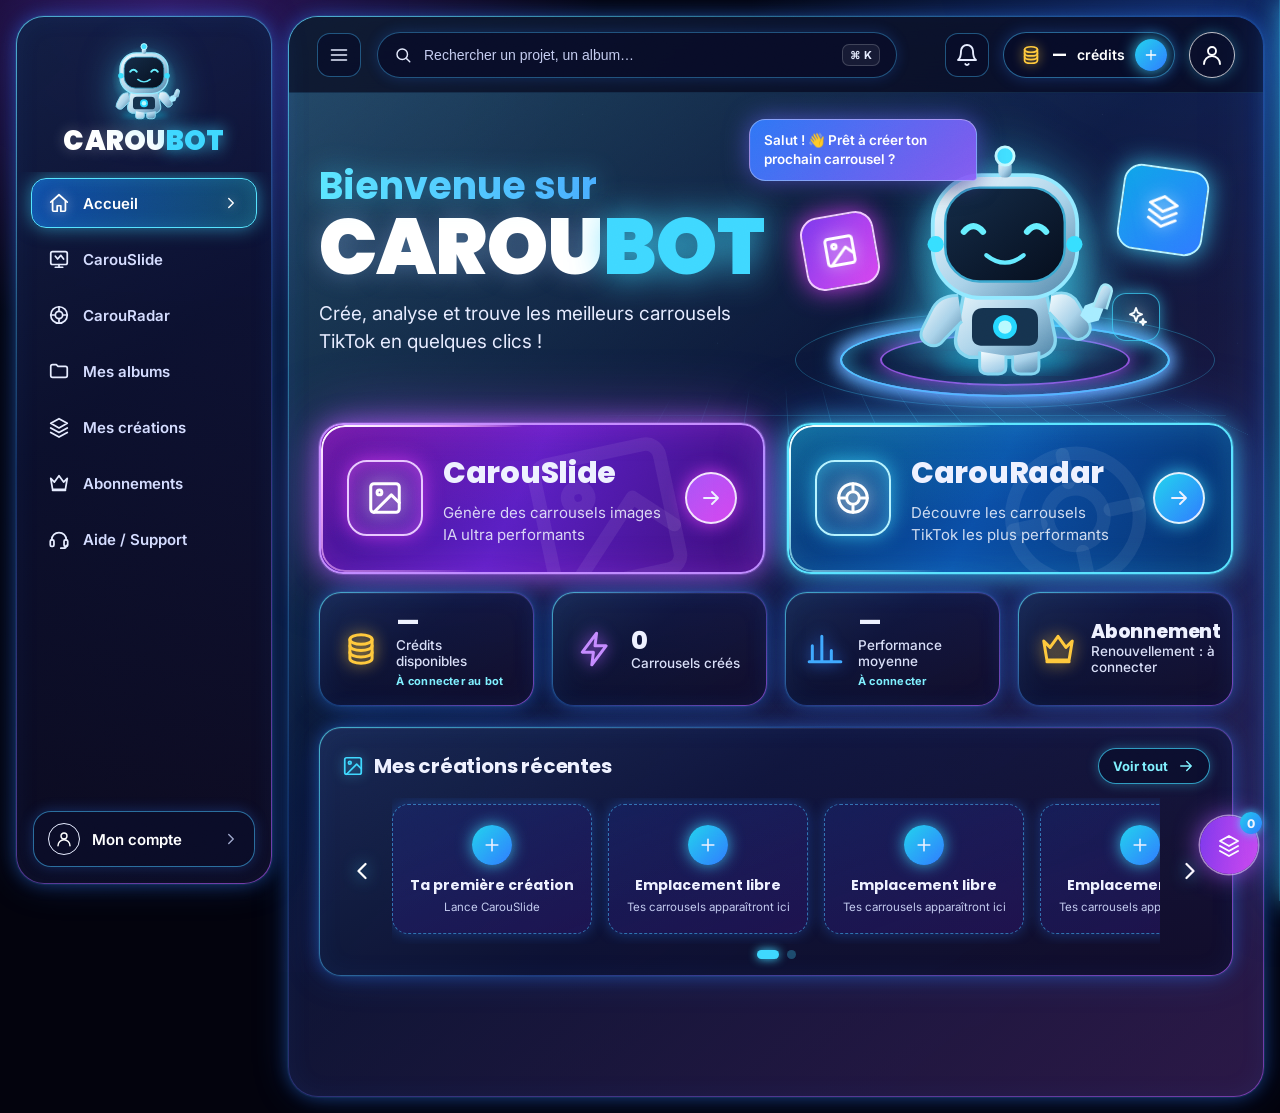
<file: webapp/index.html>
<!doctype html>
<html lang="fr">
<head>
<meta charset="utf-8"/>
<meta name="viewport" content="width=device-width, initial-scale=1, viewport-fit=cover"/>
<title>CAROUBOT</title>
<link rel="preconnect" href="https://fonts.googleapis.com">
<link href="https://fonts.googleapis.com/css2?family=Inter:wght@400;500;600;700;800&display=swap" rel="stylesheet">
<link rel="stylesheet" href="assets/css/design-system.css"/>
<link rel="stylesheet" href="assets/css/app.css"/>
<link rel="stylesheet" href="assets/css/theme-neon.css"/>
<link rel="stylesheet" href="assets/css/motion.css"/>
<link rel="stylesheet" href="assets/css/premium.css"/>
<link rel="stylesheet" href="assets/css/mascot.css"/>
</head>
<body>
<div id="app"></div>

<script>window.CAROUBOT_PAGE = "home"; window.CAROUBOT_CREDITS = null; /* null = non connecté */</script>
<script src="assets/js/config.js"></script>
<script src="assets/js/icons.js"></script>
<script src="assets/js/store.js"></script>
<script src="assets/js/mascot.js"></script>
<script src="assets/js/shell.js"></script>
<script>
(function () {
  const I = window.ICON;
  const el = window.CAROUBOT_SHELL.pageEl;
  const creations = window.CAROUBOT_STORE.getCreations();
  const nb = creations.length;

  el.innerHTML = `
    <!-- Bandeau d'accueil -->
    <section class="welcome-hero">
      <div class="wh-grid" aria-hidden="true"></div>
      <div class="wh-copy">
        <div class="wh-kicker">Bienvenue sur</div>
        <h1 class="wh-title">CAROU<span>BOT</span></h1>
        <p class="wh-sub">Crée, analyse et trouve les meilleurs carrousels TikTok en quelques clics !</p>
        <p class="wh-sub-mobile">Crée, Analyse, Performe</p>
      </div>
      <div class="wh-stage" aria-hidden="true">
        <div class="wh-ring r3"></div><div class="wh-ring wave"></div><div class="wh-ring wave w2"></div><div class="wh-ring r1"></div><div class="wh-ring r2"></div>
        <div class="wh-beam"></div>
        <div class="wh-float f1">${I.image}</div>
        <div class="wh-float f2">${I.layers}</div>
        <div class="wh-float f3">${I.sparkles}</div>
        <img class="wh-robot" src="assets/img/caroubot-mascot.svg" alt="">
      </div>
    </section>

    <!-- Deux grandes cartes -->
    <div class="grid grid-2 hero-row">
      <a href="carouslide.html" class="card hero-card hero-violet">
        <span class="hero-wm">${I.image}</span>
        <div class="hero-ico">${I.image}</div>
        <div class="hero-txt">
          <h2>CarouSlide</h2>
          <p>Génère des carrousels images IA ultra performants</p>
          <span class="hero-short">Générer un carrousel IA</span>
        </div>
        <span class="hero-go">${I.arrowRight}</span>
      </a>
      <a href="carouradar.html" class="card hero-card hero-cyan">
        <span class="hero-wm">${I.radar}</span>
        <div class="hero-ico">${I.radar}</div>
        <div class="hero-txt">
          <h2>CarouRadar</h2>
          <p>Découvre les carrousels TikTok les plus performants</p>
          <span class="hero-short">Découvrir les tops TikTok</span>
        </div>
        <span class="hero-go">${I.arrowRight}</span>
      </a>
    </div>

    <!-- Stat tiles : valeurs réelles ou "à connecter", jamais inventées -->
    <div class="grid grid-4 stat-row">
      <div class="card stat-card">
        <div class="stat-ico amber">${I.coins}</div>
        <div><div class="stat-val mono">—</div><div class="stat-label">Crédits disponibles</div><span class="stat-soon">À connecter au bot</span></div>
      </div>
      <div class="card stat-card">
        <div class="stat-ico violet">${I.bolt}</div>
        <div><div class="stat-val mono">${nb}</div><div class="stat-label">Carrousels créés</div></div>
      </div>
      <div class="card stat-card">
        <div class="stat-ico cyan">${I.chart}</div>
        <div><div class="stat-val mono">—</div><div class="stat-label">Performance moyenne</div><span class="stat-soon">À connecter</span></div>
      </div>
      <div class="card stat-card">
        <div class="stat-ico gold">${I.crown}</div>
        <div><div class="stat-val" style="font-size:19px">Abonnement</div><div class="stat-label">Renouvellement : à connecter</div></div>
      </div>
    </div>

    <!-- Mes créations récentes -->
    <section class="card recent-panel">
      <div class="section-head">
        <h2 class="section-title">${I.image} Mes créations récentes</h2>
        <a href="creations.html" class="btn btn-ghost btn-sm see-all">Voir tout ${I.arrowRight}</a>
      </div>
      <div class="recent-wrap">
        <button class="rc-arrow left" id="carPrev" aria-label="Précédent">${I.chevL}</button>
        <div id="homeCreations" class="hcarousel"></div>
        <button class="rc-arrow right" id="carNext" aria-label="Suivant">${I.chevR}</button>
      </div>
      <div class="rc-dots" id="rcDots"></div>
    </section>
  `;

  const wrap = document.getElementById("homeCreations");
  if (!nb) {
    // Emplacements vides stylés (aucune création fictive)
    wrap.innerHTML = [1,2,3,4].map(i => `
      <a class="rc-card rc-empty" href="carouslide.html">
        <span class="rc-plus">${I.plus}</span>
        <strong>${i===1 ? "Ta première création" : "Emplacement libre"}</strong>
        <small>${i===1 ? "Lance CarouSlide" : "Tes carrousels apparaîtront ici"}</small>
      </a>`).join("");
  } else {
    wrap.innerHTML = creations.slice(0, 12).map(c => `
      <a class="rc-card" href="creations.html">
        <div class="rc-thumb">${I.slide}</div>
        <strong class="rc-title">${c.title}</strong>
        <span class="rc-meta">${I.image} ${c.links ? c.links + " liens" : (c.slides ?? 0) + " slides"}</span>
        ${c.status === "pending_backend" ? `<span class="badge badge-warning rc-state">En attente</span>`
          : c.status === "running" ? `<span class="badge badge-cyan rc-state">${c.progress}%</span>`
          : `<span class="badge badge-success rc-state">Terminé</span>`}
      </a>`).join("");
  }

  // Défilement + points de pagination
  const dots = document.getElementById("rcDots");
  const pages = () => Math.max(1, Math.ceil(wrap.scrollWidth / wrap.clientWidth));
  function drawDots() {
    const n = pages(), cur = Math.round(wrap.scrollLeft / Math.max(1, wrap.clientWidth));
    dots.innerHTML = n > 1 ? Array.from({length:n}, (_, i) => `<span class="${i===cur?'on':''}"></span>`).join("") : `<span class="on"></span>`;
  }
  document.getElementById("carPrev").addEventListener("click", () => wrap.scrollBy({ left: -wrap.clientWidth, behavior: "smooth" }));
  document.getElementById("carNext").addEventListener("click", () => wrap.scrollBy({ left: wrap.clientWidth, behavior: "smooth" }));
  wrap.addEventListener("scroll", () => requestAnimationFrame(drawDots));
  window.addEventListener("resize", drawDots);
  drawDots();
})();
</script>
<script src="assets/js/motion.js"></script>
<script src="assets/js/premium.js"></script>
</body>
</html>
</file>
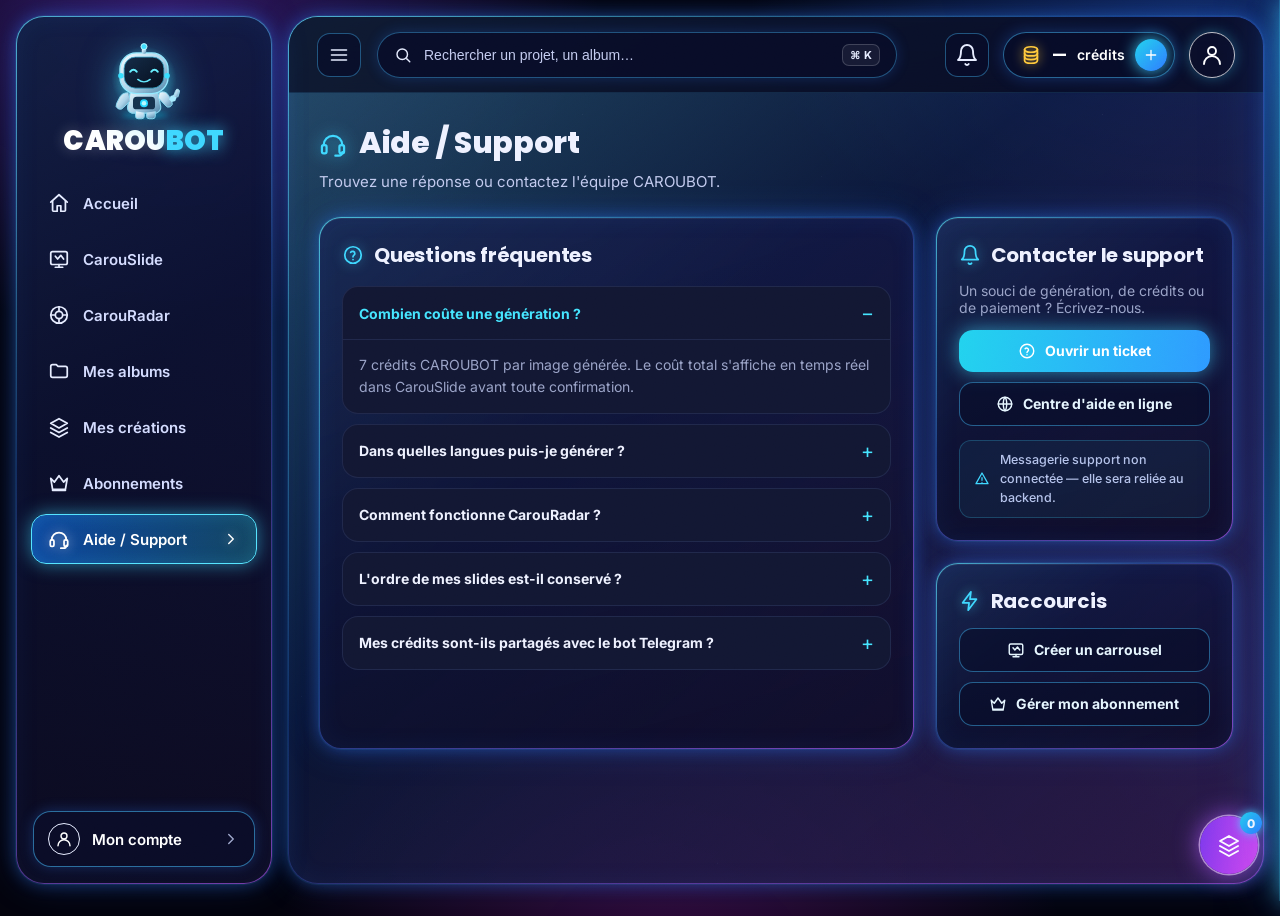
<file: webapp/aide.html>
<!doctype html>
<html lang="fr">
<head>
<meta charset="utf-8"/>
<meta name="viewport" content="width=device-width, initial-scale=1, viewport-fit=cover"/>
<title>CAROUBOT — Aide / Support</title>
<link rel="preconnect" href="https://fonts.googleapis.com">
<link href="https://fonts.googleapis.com/css2?family=Inter:wght@400;500;600;700;800&display=swap" rel="stylesheet">
<link rel="stylesheet" href="assets/css/design-system.css"/>
<link rel="stylesheet" href="assets/css/app.css"/>
<link rel="stylesheet" href="assets/css/theme-neon.css"/>
<link rel="stylesheet" href="assets/css/motion.css"/>
<link rel="stylesheet" href="assets/css/premium.css"/>
</head>
<body>
<div id="app"></div>

<script>window.CAROUBOT_PAGE = "aide"; window.CAROUBOT_CREDITS = null;</script>
<script src="assets/js/config.js"></script>
<script src="assets/js/icons.js"></script>
<script src="assets/js/store.js"></script>
<script src="assets/js/mascot.js"></script>
<script src="assets/js/shell.js"></script>
<script>
(function () {
  const I = window.ICON;
  const el = window.CAROUBOT_SHELL.pageEl;

  const faqs = [
    ["Combien coûte une génération ?", "7 crédits CAROUBOT par image générée. Le coût total s'affiche en temps réel dans CarouSlide avant toute confirmation."],
    ["Dans quelles langues puis-je générer ?", "Français, anglais, espagnol, allemand et italien — sélectionnables dans les paramètres de CarouSlide."],
    ["Comment fonctionne CarouRadar ?", "Le Radar effectue une collecte à la demande (avec un cache partagé) des carrousels TikTok les plus performants. Aucune collecte automatique n'est lancée."],
    ["L'ordre de mes slides est-il conservé ?", "Oui. L'ordre défini dans CarouSlide (par glisser-déposer) est conservé lors de la génération."],
    ["Mes crédits sont-ils partagés avec le bot Telegram ?", "Oui, une fois le backend connecté : le solde est commun à la WebApp et au bot Telegram."],
  ];

  el.innerHTML = `
    <div class="page-head">
      <h1 class="page-title">${I.headset} Aide / Support</h1>
      <p class="page-subtitle">Trouvez une réponse ou contactez l'équipe CAROUBOT.</p>
    </div>

    <div class="grid col-split aide-grid" style="grid-template-columns: 2fr 1fr; gap:22px">
      <div class="card">
        <h2 class="section-title" style="margin-bottom:16px">${I.support} Questions fréquentes</h2>
        <div id="faq" style="display:flex;flex-direction:column;gap:10px"></div>
      </div>
      <div style="display:flex;flex-direction:column;gap:22px">
        <div class="card">
          <h2 class="section-title" style="margin-bottom:12px">${I.bell} Contacter le support</h2>
          <p class="section-sub" style="margin-bottom:14px">Un souci de génération, de crédits ou de paiement ? Écrivez-nous.</p>
          <button class="btn btn-cyan btn-block" id="btnContact" style="margin-bottom:10px">${I.support} Ouvrir un ticket</button>
          <button class="btn btn-ghost btn-block">${I.globe} Centre d'aide en ligne</button>
          <div class="notice" style="margin-top:14px">${I.alert} Messagerie support non connectée — elle sera reliée au backend.</div>
        </div>
        <div class="card">
          <h2 class="section-title" style="margin-bottom:12px">${I.bolt} Raccourcis</h2>
          <div style="display:flex;flex-direction:column;gap:10px">
            <a class="btn btn-ghost btn-block" href="carouslide.html">${I.slide} Créer un carrousel</a>
            <a class="btn btn-ghost btn-block" href="compte.html">${I.crown} Gérer mon abonnement</a>
          </div>
        </div>
      </div>
    </div>
  `;

  document.getElementById("faq").innerHTML = faqs.map(([q, a], i) => `
    <details class="faq-item" ${i===0?"open":""}>
      <summary>${q}</summary>
      <p>${a}</p>
    </details>`).join("");

  document.getElementById("btnContact").addEventListener("click", () =>
    toast("Messagerie support à connecter au backend", "cyan"));
})();
</script>
<script src="assets/js/motion.js"></script>
<script src="assets/js/premium.js"></script>
</body>
</html>
</file>
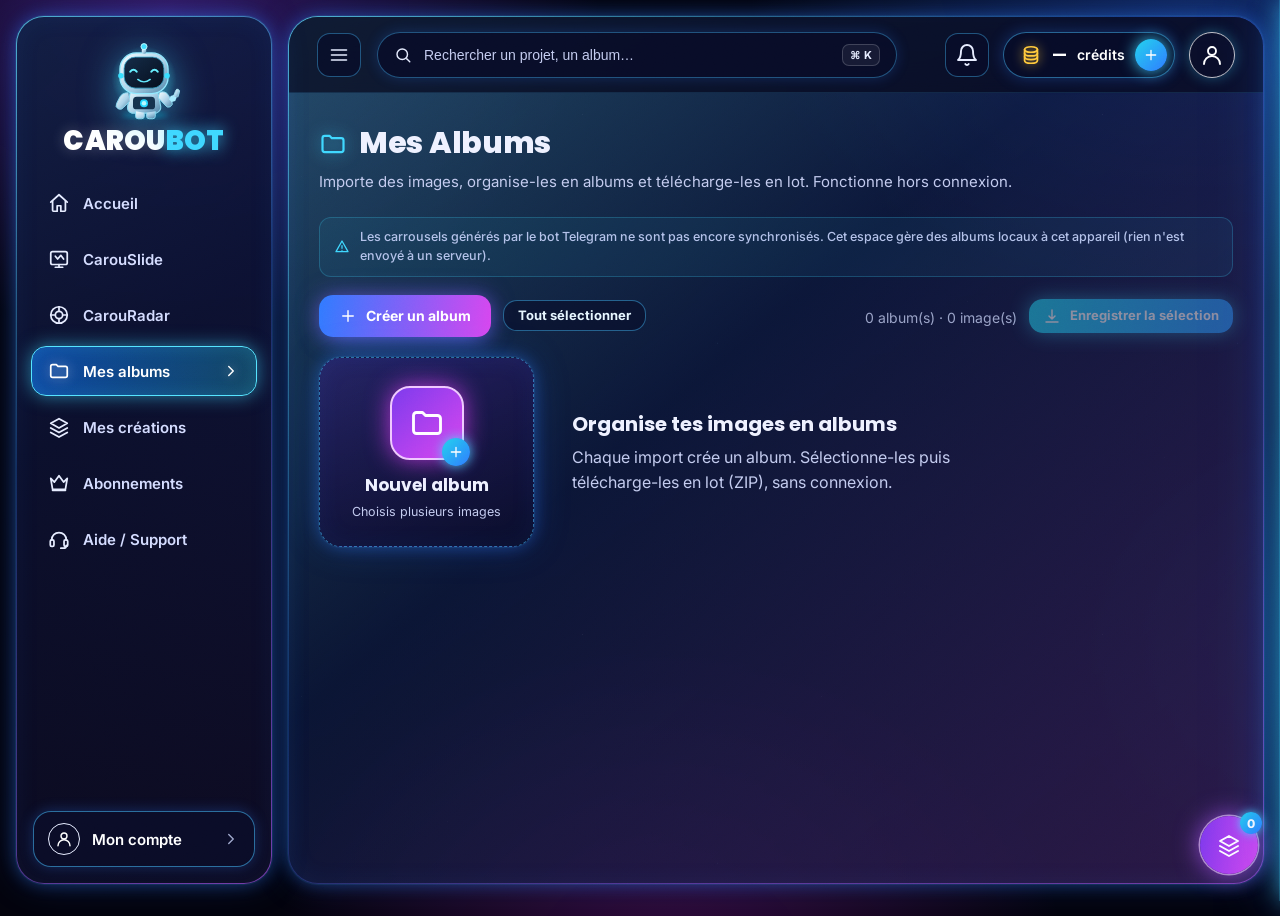
<file: webapp/albums.html>
<!doctype html>
<html lang="fr">
<head>
<meta charset="utf-8"/>
<meta name="viewport" content="width=device-width, initial-scale=1, viewport-fit=cover"/>
<title>CAROUBOT — Mes Albums</title>
<link rel="preconnect" href="https://fonts.googleapis.com">
<link href="https://fonts.googleapis.com/css2?family=Inter:wght@400;500;600;700;800&display=swap" rel="stylesheet">
<link rel="stylesheet" href="assets/css/design-system.css"/>
<link rel="stylesheet" href="assets/css/app.css"/>
<link rel="stylesheet" href="assets/css/theme-neon.css"/>
<link rel="stylesheet" href="assets/css/motion.css"/>
<link rel="stylesheet" href="assets/css/premium.css"/>
</head>
<body>
<div id="app"></div>

<script>window.CAROUBOT_PAGE = "albums"; window.CAROUBOT_CREDITS = null;</script>
<script src="assets/js/config.js"></script>
<script src="assets/js/icons.js"></script>
<script src="assets/js/store.js"></script>
<script src="assets/js/mascot.js"></script>
<script src="assets/js/shell.js"></script>
<script>
(function () {
  const I = window.ICON;
  const el = window.CAROUBOT_SHELL.pageEl;

  /* ------------------------------------------------------------------
     Gestionnaire d'albums LOCAL — fonctionne sans backend.
     Les images importées restent dans le navigateur (aucun envoi serveur).
     Téléchargement : partage natif si dispo, sinon ZIP généré côté client.
     Les carrousels générés par le bot seront synchronisés plus tard.
     ------------------------------------------------------------------ */
  const albums = [];
  const selected = new Set();
  let counter = 0;

  el.innerHTML = `
    <div class="page-head">
      <h1 class="page-title">${I.folder} Mes Albums <span class="badge badge-cyan">Local</span></h1>
      <p class="page-subtitle">Importe des images, organise-les en albums et télécharge-les en lot. Fonctionne hors connexion.</p>
    </div>

    <div class="notice" style="margin-bottom:18px">${I.alert} Les carrousels générés par le bot Telegram ne sont pas encore synchronisés. Cet espace gère des albums locaux à cet appareil (rien n'est envoyé à un serveur).</div>

    <div class="toolbar">
      <label class="btn btn-primary import-label">${I.plus} Créer un album
        <input id="albumUpload" type="file" accept="image/*" multiple hidden>
      </label>
      <button class="btn btn-ghost btn-sm" id="selectAll">Tout sélectionner</button>
      <span class="section-sub" id="selLabel" style="margin-left:auto">0 album sélectionné</span>
      <button class="btn btn-cyan btn-sm" id="saveSel" disabled>${I.download} Enregistrer la sélection</button>
    </div>

    <div id="albumGrid"></div>
  `;

  const grid = document.getElementById("albumGrid");

  document.getElementById("albumUpload").addEventListener("change", e => {
    const files = [...e.target.files].filter(f => f.type.startsWith("image/"));
    if (files.length) {
      const id = ++counter;
      albums.push({ id, files: files.map(file => ({ file, url: URL.createObjectURL(file) })) });
      selected.add(id);
      render();
    }
    e.target.value = "";
  });

  document.getElementById("selectAll").addEventListener("click", () => {
    if (selected.size === albums.length) selected.clear();
    else albums.forEach(a => selected.add(a.id));
    render();
  });
  document.getElementById("saveSel").addEventListener("click", () => saveAlbums([...selected]));

  grid.addEventListener("click", e => {
    const sel = e.target.closest("[data-select]");
    if (sel) { const id = +sel.dataset.select; selected.has(id) ? selected.delete(id) : selected.add(id); render(); }
    const one = e.target.closest("[data-save-one]");
    if (one) saveAlbums([+one.dataset.saveOne]);
  });

  function render() {
    grid.className = albums.length ? "grid grid-4" : "albums-empty";
    grid.innerHTML = albums.length ? albums.map((a, i) => `
      <div class="card album-card ${selected.has(a.id) ? "picked" : ""}">
        <div class="album-cover-mosaic" data-select="${a.id}">
          ${a.files.slice(0, 4).map(f => `<img src="${f.url}" alt="">`).join("")}
          <span class="album-check ${selected.has(a.id) ? "on" : ""}">${selected.has(a.id) ? I.check : ""}</span>
        </div>
        <div class="album-body">
          <div style="display:flex;justify-content:space-between;align-items:center">
            <span class="album-title">Album ${i + 1}</span>
            <span class="album-meta">${a.files.length} image(s)</span>
          </div>
          <div style="display:flex;gap:8px;margin-top:12px">
            <button class="btn btn-ghost btn-sm" data-select="${a.id}" style="flex:1">${selected.has(a.id) ? "Désélectionner" : "Sélectionner"}</button>
            <button class="btn btn-ghost btn-sm" data-save-one="${a.id}">${I.download}</button>
          </div>
        </div>
      </div>`).join("") : `
      <div class="grid grid-4">
        <label for="albumUpload" class="card folder-new">
          <span class="folder-ico">${I.folder}<i>${I.plus}</i></span>
          <strong>Nouvel album</strong>
          <small>Choisis plusieurs images</small>
        </label>
        <div class="folder-hint">
          <strong>Organise tes images en albums</strong>
          <p>Chaque import crée un album. Sélectionne-les puis télécharge-les en lot (ZIP), sans connexion.</p>
        </div>
      </div>`;

    const imgs = [...selected].reduce((n, id) => n + (albums.find(a => a.id === id)?.files.length || 0), 0);
    document.getElementById("selLabel").textContent = `${selected.size} album(s) · ${imgs} image(s)`;
    document.getElementById("saveSel").disabled = !selected.size;
    document.getElementById("selectAll").textContent =
      selected.size === albums.length && albums.length ? "Tout désélectionner" : "Tout sélectionner";
  }

  // ---------- Téléchargement (partage natif, sinon ZIP client) ----------
  function safeName(n) { return n.replace(/[^a-z0-9._-]/gi, "_").slice(0, 100); }
  async function saveAlbums(ids) {
    const chosen = albums.filter(a => ids.includes(a.id));
    const files = chosen.flatMap(a => a.files.map((f, i) =>
      ({ file: f.file, name: `Album_${String(albums.indexOf(a) + 1).padStart(2, "0")}_Slide_${String(i + 1).padStart(2, "0")}_${safeName(f.file.name)}` })));
    if (!files.length) return;
    try {
      if (navigator.canShare && navigator.share && navigator.canShare({ files: files.map(f => f.file) })) {
        await navigator.share({ files: files.map(f => f.file), title: "CAROUBOT — Mes albums" });
        return;
      }
    } catch (e) { if (e.name === "AbortError") return; }
    const zip = await buildZip(files);
    const url = URL.createObjectURL(zip);
    const a = document.createElement("a");
    a.href = url; a.download = "CAROUBOT_albums.zip";
    document.body.appendChild(a); a.click(); a.remove();
    setTimeout(() => URL.revokeObjectURL(url), 60000);
    toast("Téléchargement du ZIP lancé", "cyan");
  }

  // Écrivain ZIP minimal (méthode STORE), sans dépendance externe.
  const crcTable = (() => { let t = []; for (let n = 0; n < 256; n++) { let c = n; for (let j = 0; j < 8; j++) c = c & 1 ? 0xEDB88320 ^ (c >>> 1) : c >>> 1; t.push(c >>> 0); } return t; })();
  function crc32(b) { let c = 0xffffffff; for (let i = 0; i < b.length; i++) c = crcTable[(c ^ b[i]) & 255] ^ (c >>> 8); return (c ^ 0xffffffff) >>> 0; }
  const u16 = (d, o, v) => d.setUint16(o, v, true), u32 = (d, o, v) => d.setUint32(o, v, true);
  async function buildZip(items) {
    const enc = new TextEncoder(), parts = [], central = []; let offset = 0;
    for (const item of items) {
      const name = enc.encode(item.name), data = new Uint8Array(await item.file.arrayBuffer()), crc = crc32(data);
      const h = new Uint8Array(30 + name.length), d = new DataView(h.buffer);
      u32(d, 0, 0x04034b50); u16(d, 4, 20); u16(d, 6, 0x800); u16(d, 8, 0); u32(d, 14, crc); u32(d, 18, data.length); u32(d, 22, data.length); u16(d, 26, name.length); h.set(name, 30);
      parts.push(h, data);
      const c = new Uint8Array(46 + name.length), v = new DataView(c.buffer);
      u32(v, 0, 0x02014b50); u16(v, 4, 20); u16(v, 6, 20); u16(v, 8, 0x800); u16(v, 10, 0); u32(v, 16, crc); u32(v, 20, data.length); u32(v, 24, data.length); u16(v, 28, name.length); u32(v, 42, offset); c.set(name, 46);
      central.push(c); offset += h.length + data.length;
    }
    const centralSize = central.reduce((n, c) => n + c.length, 0), end = new Uint8Array(22), e = new DataView(end.buffer);
    u32(e, 0, 0x06054b50); u16(e, 8, items.length); u16(e, 10, items.length); u32(e, 12, centralSize); u32(e, 16, offset);
    return new Blob([...parts, ...central, end], { type: "application/zip" });
  }

  render();
})();
</script>
<script src="assets/js/motion.js"></script>
<script src="assets/js/premium.js"></script>
</body>
</html>
</file>
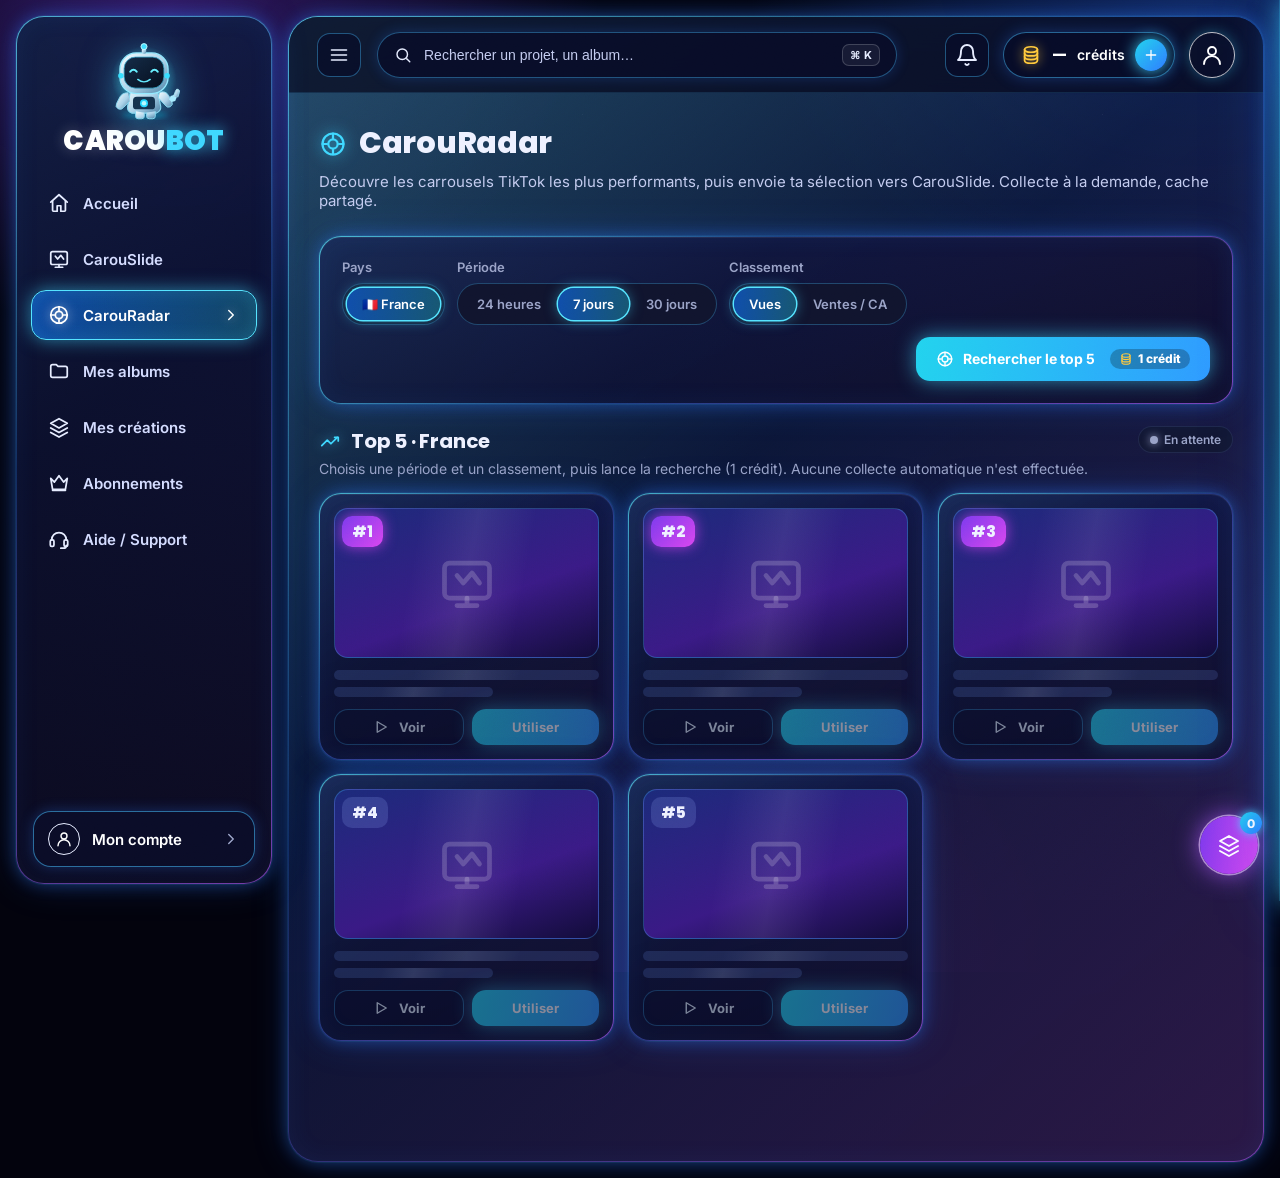
<file: webapp/carouradar.html>
<!doctype html>
<html lang="fr">
<head>
<meta charset="utf-8"/>
<meta name="viewport" content="width=device-width, initial-scale=1, viewport-fit=cover"/>
<title>CAROUBOT — CarouRadar</title>
<link rel="preconnect" href="https://fonts.googleapis.com">
<link href="https://fonts.googleapis.com/css2?family=Inter:wght@400;500;600;700;800&display=swap" rel="stylesheet">
<link rel="stylesheet" href="assets/css/design-system.css"/>
<link rel="stylesheet" href="assets/css/app.css"/>
<link rel="stylesheet" href="assets/css/theme-neon.css"/>
<link rel="stylesheet" href="assets/css/motion.css"/>
<link rel="stylesheet" href="assets/css/premium.css"/>
</head>
<body>
<div id="app"></div>

<script>window.CAROUBOT_PAGE = "carouradar"; window.CAROUBOT_CREDITS = null;</script>
<script src="assets/js/config.js"></script>
<script src="assets/js/icons.js"></script>
<script src="assets/js/store.js"></script>
<script src="assets/js/mascot.js"></script>
<script src="assets/js/shell.js"></script>
<script>
(function () {
  const I = window.ICON;
  const CFG = window.CAROUBOT_CONFIG;
  const R = CFG.radar;
  const el = window.CAROUBOT_SHELL.pageEl;
  const esc = v => String(v ?? "").replace(/[&<>"']/g, c => ({ "&": "&amp;", "<": "&lt;", ">": "&gt;", '"': "&quot;", "'": "&#39;" }[c]));
  const fmt = n => (n == null ? "—" : Number(n).toLocaleString("fr-FR"));
  const short = n => n == null ? "—" : n >= 1e6 ? (n / 1e6).toFixed(1).replace(".", ",") + " M" : n >= 1e3 ? Math.round(n / 1e3) + " K" : String(n);

  // level : 0 = pas encore de recherche, 5 = top 5 affiché, 10 = top 10 affiché
  const state = { country: "FR", period: "7d", sort: "views", level: 0, results: [], selected: new Set(), offline: false, busy: false };
  const label = (list, code) => (R[list].find(x => x.code === code) || {}).label;

  el.innerHTML = `
    <div class="page-head">
      <h1 class="page-title">${I.radar} CarouRadar</h1>
      <p class="page-subtitle">Découvre les carrousels TikTok les plus performants, puis envoie ta sélection vers CarouSlide. Collecte à la demande, cache partagé.</p>
    </div>

    <div class="card radar-filters-card">
      <div class="toolbar" style="margin-bottom:0">
        <div>
          <label class="field-label">Pays</label>
          <div class="seg" id="segCountry">${R.countries.map(c => `<button data-v="${c.code}" class="${c.code === state.country ? "active" : ""}">${c.flag} ${c.label}</button>`).join("")}</div>
        </div>
        <div>
          <label class="field-label">Période</label>
          <div class="seg" id="segPeriod">${R.periods.map(p => `<button data-v="${p.code}" class="${p.code === state.period ? "active" : ""}">${p.label}</button>`).join("")}</div>
        </div>
        <div>
          <label class="field-label">Classement</label>
          <div class="seg" id="segSort">${R.sorts.map(x => `<button data-v="${x.code}" class="${x.code === state.sort ? "active" : ""}">${x.label}</button>`).join("")}</div>
        </div>
        <div class="radar-cta">
          <button class="btn btn-cyan" id="btnSearch">${I.radar} Rechercher le top 5 <span class="cost-chip">${I.coins} ${R.creditsTop5} crédit</span></button>
        </div>
      </div>
    </div>

    <div id="radarResults"></div>
    <div id="radarMore"></div>
    <div id="radarActionBar"></div>
  `;

  // ---------- Filtres : un changement demande une nouvelle recherche ----------
  [["segCountry", "country"], ["segPeriod", "period"], ["segSort", "sort"]].forEach(([id, key]) => {
    document.getElementById(id).addEventListener("click", e => {
      const b = e.target.closest("button"); if (!b || state[key] === b.dataset.v) return;
      state[key] = b.dataset.v;
      document.querySelectorAll(`#${id} button`).forEach(x => x.classList.toggle("active", x === b));
      if (state.level) { state.level = 0; state.results = []; state.selected.clear(); state.offline = false; render(); toast("Filtres modifiés : relance la recherche", "cyan"); }
      else render();
    });
  });

  document.getElementById("btnSearch").addEventListener("click", async () => {
    const ok = await confirmCost({
      title: "Rechercher le top 5",
      lines: [`${label("countries", state.country)} · ${label("periods", state.period)} · classement par ${label("sorts", state.sort).toLowerCase()}`,
              "Tu pourras ensuite afficher le top 10 pour 1 crédit de plus."],
      cost: R.creditsTop5, confirmLabel: "Lancer la recherche",
      note: CFG.backendConnected ? "" : "Service non connecté : aucune recherche ne sera lancée et aucun crédit ne sera débité.",
    });
    if (ok) search(5);
  });

  async function search(limit) {
    if (state.busy) return;
    state.busy = true; render();
    try {
      if (!CFG.backendConnected) { state.offline = true; state.level = limit; state.results = []; return; }
      // Le débit du crédit est fait côté serveur, qui renvoie le classement (cache partagé).
      const res = await fetch(CFG.api.radarSearch, {
        method: "POST", headers: { "Content-Type": "application/json" },
        body: JSON.stringify({ country: state.country, period: state.period, sort: state.sort, limit }),
      });
      if (!res.ok) throw new Error("HTTP " + res.status);
      const data = await res.json();
      state.results = (Array.isArray(data) ? data : data.items || []).slice(0, limit);
      state.level = limit; state.offline = false;
    } catch (e) {
      toast("La recherche a échoué : " + esc(e.message || e), "violet");
    } finally { state.busy = false; render(); }
  }

  // ---------- Rendu ----------
  function skeleton(n, from) {
    return `<div class="card rk-card skel"><span class="rk-rank ${n <= 3 ? "" : "dim"}">#${n}</span><div class="rk-thumb">${I.slide}</div>
      <div class="rk-lines"><i></i><i></i></div>
      <div class="rk-actions"><span class="btn btn-ghost btn-sm" aria-disabled="true">${I.play} Voir</span><span class="btn btn-cyan btn-sm" aria-disabled="true">Utiliser</span></div></div>`;
  }
  function resultCard(r, n) {
    const sel = state.selected.has(r.id);
    return `<div class="card rk-card ${sel ? "picked" : ""}" data-id="${esc(r.id)}">
      <span class="rk-rank">#${n}</span>
      <span class="ck rk-ck ${sel ? "checked" : ""}" data-ck="${esc(r.id)}" role="checkbox" aria-checked="${sel}" aria-label="Sélectionner">${I.check}</span>
      <div class="rk-thumb">${r.cover ? `<img src="${esc(r.cover)}" alt="">` : I.slide}</div>
      <div class="rk-title">${esc(r.title || "Carrousel TikTok")}</div>
      <div class="rk-author">${esc(r.author || "")}</div>
      <div class="rk-stats"><span>${I.eye} ${short(r.views)} vues</span><span>${I.cart} ${short(r.sales)} ventes</span></div>
      ${r.revenue != null ? `<div class="rk-rev">CA estimé ${fmt(r.revenue)} ${CFG.pricing.currencySymbol}</div>` : ""}
      <div class="rk-actions">
        ${r.url ? `<a class="btn btn-ghost btn-sm" href="${esc(r.url)}" target="_blank" rel="noopener">${I.play} Voir</a>` : `<span class="btn btn-ghost btn-sm" aria-disabled="true">${I.play} Voir</span>`}
        <button class="btn btn-cyan btn-sm" data-use="${esc(r.id)}">Utiliser</button>
      </div></div>`;
  }

  function render() {
    const wrap = document.getElementById("radarResults"), more = document.getElementById("radarMore");
    const btn = document.getElementById("btnSearch");
    btn.disabled = state.busy;
    btn.innerHTML = state.busy ? `${I.clock} Recherche…` : state.level
      ? `${I.radar} Nouvelle recherche <span class="cost-chip">${I.coins} ${R.creditsTop5} crédit</span>`
      : `${I.radar} Rechercher le top 5 <span class="cost-chip">${I.coins} ${R.creditsTop5} crédit</span>`;

    const n = state.level || 5;
    const title = state.level ? `Top ${state.level}` : "Top 5";
    const sub = !state.level
      ? "Choisis une période et un classement, puis lance la recherche (1 crédit). Aucune collecte automatique n'est effectuée."
      : state.offline
      ? "Service CarouRadar non connecté : aucune recherche réelle, aucun crédit débité, aucun résultat inventé."
      : `${label("countries", state.country)} · ${label("periods", state.period)} · ${label("sorts", state.sort)}`;
    const head = `<div class="radar-skel-head"><div><h3 class="section-title">${I.trending} ${title} · ${label("countries", state.country)}</h3><p class="section-sub">${sub}</p></div>
      ${state.offline || !state.level ? `<span class="badge ${state.offline ? "badge-warning" : ""}"><span class="dot"></span>${state.offline ? "Non connecté" : "En attente"}</span>` : `<span class="badge badge-success"><span class="dot"></span>${state.results.length} résultat(s)</span>`}</div>`;

    const cards = state.results.length
      ? state.results.map((r, i) => resultCard(r, i + 1)).join("")
      : Array.from({ length: n }, (_, i) => skeleton(i + 1)).join("");
    wrap.innerHTML = head + `<div class="radar-grid">${cards}</div>`;

    // Bouton top 10
    more.innerHTML = state.level === 5 ? `
      <div class="radar-more">
        <button class="btn btn-primary" id="btnTop10">${I.plus} Afficher le top 10 <span class="cost-chip">${I.coins} +${R.creditsTop10} crédit</span></button>
        <p class="section-sub">Ajoute les positions 6 à 10 au classement actuel.</p>
      </div>` : state.level === 10 ? `<p class="radar-done">${I.checkCircle} Top 10 complet pour ces filtres.</p>` : "";
    document.getElementById("btnTop10")?.addEventListener("click", async () => {
      const ok = await confirmCost({
        title: "Afficher le top 10",
        lines: ["Les positions 6 à 10 s'ajoutent au classement affiché."],
        cost: R.creditsTop10, confirmLabel: "Afficher le top 10",
        note: CFG.backendConnected ? "" : "Service non connecté : aucun crédit ne sera débité.",
      });
      if (ok) search(10);
    });

    wrap.querySelectorAll("[data-ck]").forEach(c => c.addEventListener("click", e => { e.stopPropagation(); toggle(c.dataset.ck); }));
    wrap.querySelectorAll("[data-use]").forEach(b => b.addEventListener("click", () => transfer(state.results.filter(r => String(r.id) === b.dataset.use))));
    renderBar();
  }

  function toggle(id) { state.selected.has(id) ? state.selected.delete(id) : state.selected.add(id); render(); }

  function renderBar() {
    const bar = document.getElementById("radarActionBar");
    if (!state.selected.size) { bar.innerHTML = ""; return; }
    bar.innerHTML = `<div class="action-bar"><span class="count">${state.selected.size}</span><span>carrousel(s) sélectionné(s)</span>
      <div style="margin-left:auto;display:flex;gap:10px;flex-wrap:wrap">
        <button class="btn btn-ghost btn-sm" id="barClear">Désélectionner</button>
        <button class="btn btn-primary btn-sm" id="barTransfer">${I.arrowRight} Envoyer vers CarouSlide</button>
      </div></div>`;
    document.getElementById("barClear").addEventListener("click", () => { state.selected.clear(); render(); });
    document.getElementById("barTransfer").addEventListener("click", () => transfer(state.results.filter(r => state.selected.has(String(r.id)))));
  }

  // Les liens partent dans la génération massive de CarouSlide (dans l'ordre du classement)
  function transfer(items) {
    if (!items.length) return;
    window.CAROUBOT_STORE.setTransfer(items.map(r => ({ id: r.id, title: r.title, url: r.url })));
    location.href = "carouslide.html";
  }

  render();
})();
</script>
<script src="assets/js/motion.js"></script>
<script src="assets/js/premium.js"></script>
</body>
</html>
</file>
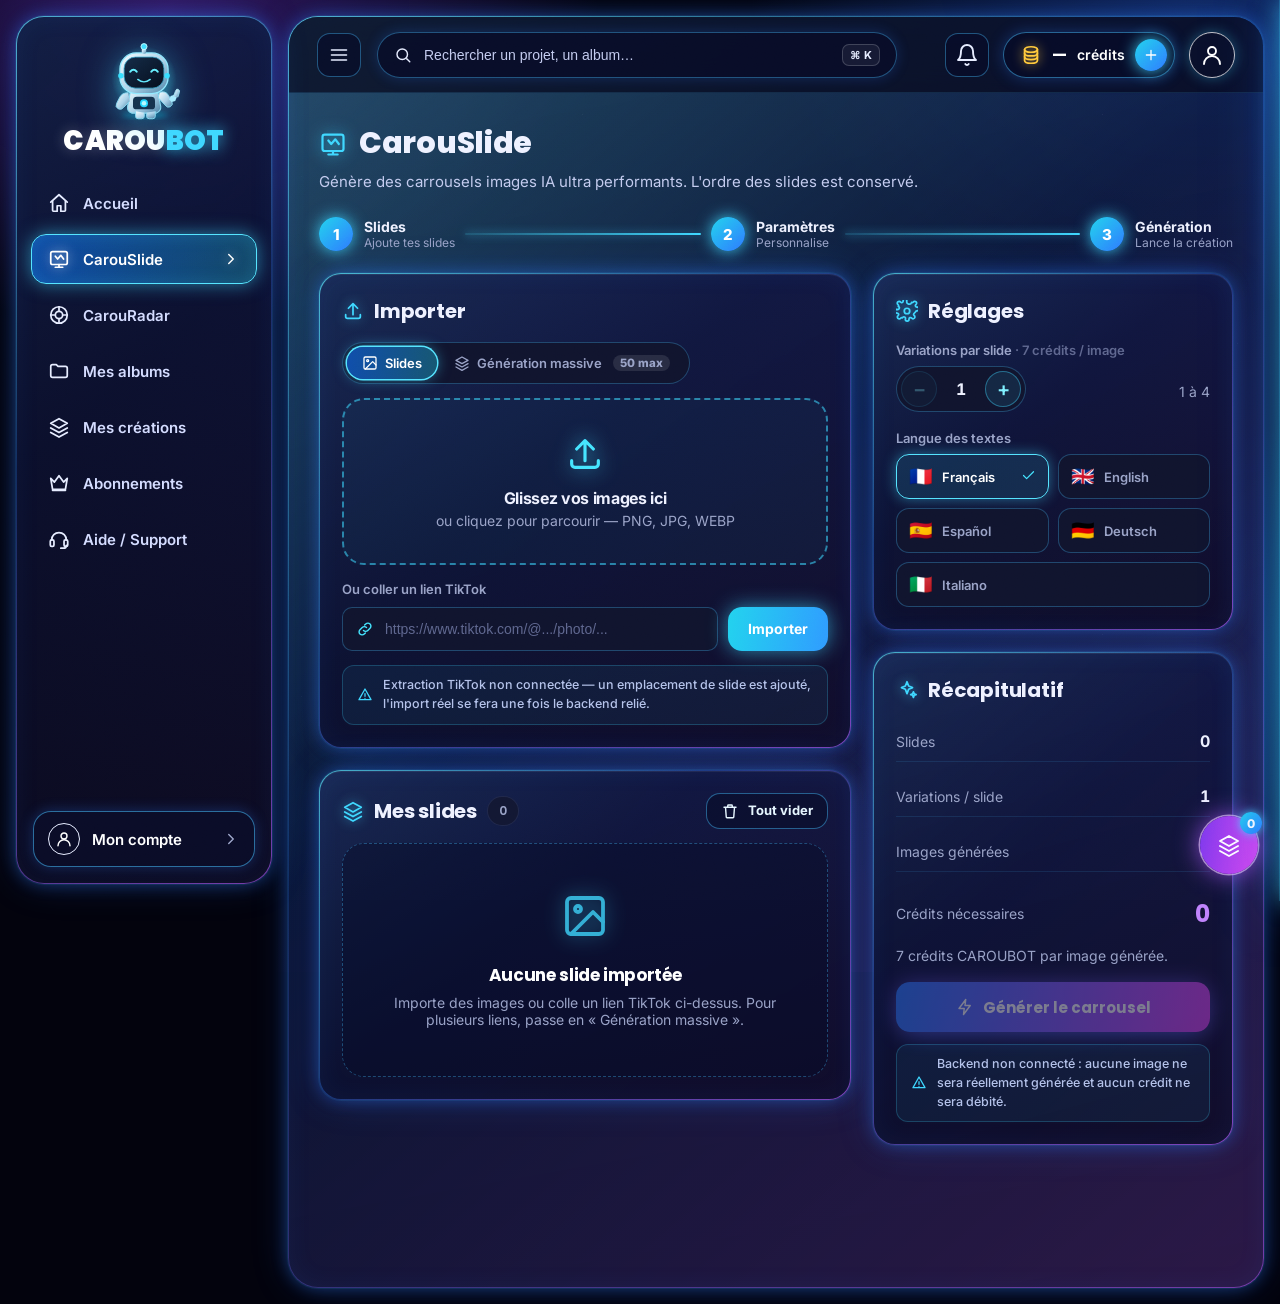
<file: webapp/carouslide.html>
<!doctype html>
<html lang="fr">
<head>
<meta charset="utf-8"/>
<meta name="viewport" content="width=device-width, initial-scale=1, viewport-fit=cover"/>
<title>CAROUBOT — CarouSlide</title>
<link rel="preconnect" href="https://fonts.googleapis.com">
<link href="https://fonts.googleapis.com/css2?family=Inter:wght@400;500;600;700;800&display=swap" rel="stylesheet">
<link rel="stylesheet" href="assets/css/design-system.css"/>
<link rel="stylesheet" href="assets/css/app.css"/>
<link rel="stylesheet" href="assets/css/theme-neon.css"/>
<link rel="stylesheet" href="assets/css/motion.css"/>
<link rel="stylesheet" href="assets/css/premium.css"/>
</head>
<body>
<div id="app"></div>

<script>window.CAROUBOT_PAGE = "carouslide"; window.CAROUBOT_CREDITS = null;</script>
<script src="assets/js/config.js"></script>
<script src="assets/js/icons.js"></script>
<script src="assets/js/store.js"></script>
<script src="assets/js/mascot.js"></script>
<script src="assets/js/shell.js"></script>
<script>
(function () {
  const I = window.ICON;
  const CFG = window.CAROUBOT_CONFIG;
  const el = window.CAROUBOT_SHELL.pageEl;

  // ----- état -----
  const MAX_LINKS = CFG.carouslide.maxMassLinks;      // 50
  const MAX_VAR = CFG.carouslide.maxVariations;        // 4
  const state = {
    mode: "single",        // "single" = slides / un lien · "mass" = génération massive
    slides: [],            // { id, src, name }
    links: [],             // { id, url } — génération massive, dans l'ordre
    variations: 1,         // variations par slide
    lang: "fr",
  };
  const esc = v => String(v ?? "").replace(/[&<>"']/g, c => ({ "&": "&amp;", "<": "&lt;", ">": "&gt;", '"': "&quot;", "'": "&#39;" }[c]));

  // Transfert éventuel depuis CarouRadar : les liens partent en génération massive
  const transfer = window.CAROUBOT_STORE.takeTransfer();
  if (transfer.length) {
    const withUrl = transfer.filter(t => t.url);
    if (withUrl.length) { state.mode = "mass"; withUrl.slice(0, MAX_LINKS).forEach(t => state.links.push({ id: uid(), url: t.url })); }
    transfer.filter(t => !t.url).forEach(t => state.slides.push({ id: uid(), src: null, name: t.title || "Carrousel importé (Radar)", fromRadar: true }));
  }

  function uid() { return "s_" + Math.random().toString(36).slice(2, 9); }

  el.innerHTML = `
    <div class="page-head">
      <h1 class="page-title">${I.slide} CarouSlide <span class="badge badge-violet">Studio</span></h1>
      <p class="page-subtitle">Génère des carrousels images IA ultra performants. L'ordre des slides est conservé.</p>
    </div>

    <!-- En-tête à étapes -->
    <div class="steps" style="margin-bottom:22px">
      <div class="step active"><span class="step-no">1</span><div><div class="step-t">Slides</div><div class="step-s">Ajoute tes slides</div></div></div>
      <div class="step-line"></div>
      <div class="step active"><span class="step-no">2</span><div><div class="step-t">Paramètres</div><div class="step-s">Personnalise</div></div></div>
      <div class="step-line"></div>
      <div class="step active"><span class="step-no">3</span><div><div class="step-t">Génération</div><div class="step-s">Lance la création</div></div></div>
    </div>

    <div class="grid" style="grid-template-columns: 1fr 360px; align-items:start; gap:22px" id="csLayout">
      <!-- Colonne gauche : import + slides -->
      <div style="display:flex;flex-direction:column;gap:22px">

        <!-- Import -->
        <div class="card">
          <div class="section-head" style="margin-bottom:14px">
            <h2 class="section-title">${I.upload} Importer</h2>
            <div class="seg mode-seg" id="modeSeg" role="tablist">
              <button data-mode="single" role="tab">${I.image} Slides</button>
              <button data-mode="mass" role="tab">${I.layers} Génération massive <span class="tab-count">${MAX_LINKS} max</span></button>
            </div>
          </div>

          <div id="massImport" hidden>
            <p class="section-sub" style="margin-bottom:12px">Colle jusqu'à <b>${MAX_LINKS} liens TikTok</b> (un par ligne, ou séparés par des espaces). Ils seront générés dans l'ordre de la liste.</p>
            <textarea class="field mass-input" id="massInput" rows="6" spellcheck="false" placeholder="https://www.tiktok.com/@compte/photo/7412345678901234567&#10;https://vm.tiktok.com/ZMabc123/"></textarea>
            <div class="mass-tools">
              <button class="btn btn-cyan" id="btnAddLinks">${I.plus} Ajouter les liens</button>
              <span class="section-sub" id="massHint">Astuce : Ctrl + Entrée pour ajouter</span>
            </div>
            <div class="mass-report" id="massReport"></div>
            ${CFG.backendConnected ? "" : `<div class="notice" style="margin-top:14px">${I.alert} Extraction TikTok non connectée : les liens sont préparés ici, leurs slides seront récupérées une fois le service relié.</div>`}
          </div>

          <div id="singleImport">
          <div class="dropzone" id="dropzone">
            ${I.upload}
            <h4>Glissez vos images ici</h4>
            <p class="section-sub">ou cliquez pour parcourir — PNG, JPG, WEBP</p>
            <input type="file" id="fileInput" accept="image/*" multiple hidden/>
          </div>
          <div style="display:flex;gap:10px;margin-top:16px;flex-wrap:wrap">
            <label class="field-label" style="width:100%;margin:0">Ou coller un lien TikTok</label>
            <div style="flex:1;display:flex;gap:10px;min-width:220px">
              <div style="flex:1;position:relative;display:flex;align-items:center">
                <span style="position:absolute;left:14px;color:var(--cyan-bright);display:flex;width:18px;height:18px">${I.link}</span>
                <input class="field" id="tiktokUrl" style="padding-left:42px" placeholder="https://www.tiktok.com/@.../photo/..."/>
              </div>
              <button class="btn btn-cyan" id="btnImportLink">Importer</button>
            </div>
          </div>
          ${CFG.backendConnected ? "" : `<div class="notice" style="margin-top:14px">${I.alert} Extraction TikTok non connectée — un emplacement de slide est ajouté, l'import réel se fera une fois le backend relié.</div>`}
          </div>
        </div>

        <!-- Liens (génération massive) -->
        <div class="card" id="linksCard" hidden>
          <div class="section-head" style="margin-bottom:14px">
            <h2 class="section-title">${I.link} Liens à générer <span class="badge" id="linkCount">0 / ${MAX_LINKS}</span></h2>
            <button class="btn btn-ghost btn-sm" id="btnClearLinks">${I.trash} Tout vider</button>
          </div>
          <div class="mass-meter"><span id="massMeter"></span></div>
          <div id="linksWrap"></div>
        </div>

        <!-- Slides -->
        <div class="card" id="slidesCard">
          <div class="section-head" style="margin-bottom:14px">
            <h2 class="section-title">${I.layers} Mes slides <span class="badge" id="slideCount">0</span></h2>
            <button class="btn btn-ghost btn-sm" id="btnClear">${I.trash} Tout vider</button>
          </div>
          <div id="slidesWrap"></div>
        </div>
      </div>

      <!-- Colonne droite : réglages + récap -->
      <div style="display:flex;flex-direction:column;gap:22px;position:sticky;top:90px">
        <div class="card">
          <h2 class="section-title" style="margin-bottom:16px">${I.settings} Réglages</h2>

          <label class="field-label">Variations par slide <span class="text-dim">· 7 crédits / image</span></label>
          <div style="display:flex;align-items:center;justify-content:space-between;gap:12px;margin-bottom:18px">
            <div class="stepper">
              <button id="varMinus" aria-label="Une variante de moins">−</button>
              <span class="val" id="varVal">1</span>
              <button id="varPlus" aria-label="Une variante de plus">+</button>
            </div>
            <span class="section-sub">1 à 4</span>
          </div>

          <label class="field-label">Langue des textes</label>
          <div class="lang-pills" id="langPills">
            ${CFG.languages.map(l => `
              <button type="button" class="lang-pill ${l.code==='fr'?'selected':''}" data-lang="${l.code}" aria-pressed="${l.code==='fr'}">
                <span class="lang-flag">${l.flag}</span><span>${l.label}</span>
                <span class="lang-check">${I.check}</span>
              </button>`).join("")}
          </div>
        </div>

        <div class="card">
          <h2 class="section-title" style="margin-bottom:16px">${I.sparkles} Récapitulatif</h2>
          <div class="recap" id="recap"></div>
          <div class="section-sub" style="margin-top:6px" id="recapNote">${CFG.pricing.creditsPerImage} crédits CAROUBOT par image générée.</div>
          <button class="btn btn-primary btn-block" id="btnGenerate" style="margin-top:18px" disabled>${I.bolt} Générer le carrousel</button>
          ${CFG.backendConnected ? "" : `<div class="notice" style="margin-top:12px">${I.alert} Backend non connecté : aucune image ne sera réellement générée et aucun crédit ne sera débité.</div>`}
        </div>
      </div>
    </div>

    <!-- zone progression -->
    <div id="progressZone" style="margin-top:22px"></div>
  `;

  // ---------- Références ----------
  const slidesWrap = document.getElementById("slidesWrap");
  const fileInput = document.getElementById("fileInput");
  const dropzone = document.getElementById("dropzone");

  // ---------- Import fichiers ----------
  dropzone.addEventListener("click", () => fileInput.click());
  fileInput.addEventListener("change", e => addFiles(e.target.files));
  ["dragenter", "dragover"].forEach(ev => dropzone.addEventListener(ev, e => { e.preventDefault(); dropzone.classList.add("hover"); }));
  ["dragleave", "drop"].forEach(ev => dropzone.addEventListener(ev, e => { e.preventDefault(); dropzone.classList.remove("hover"); }));
  dropzone.addEventListener("drop", e => addFiles(e.dataTransfer.files));

  function addFiles(files) {
    [...files].filter(f => f.type.startsWith("image/")).forEach(f => {
      const reader = new FileReader();
      reader.onload = ev => { state.slides.push({ id: uid(), src: ev.target.result, name: f.name }); render(); };
      reader.readAsDataURL(f);
    });
  }

  // ---------- Import lien TikTok ----------
  document.getElementById("btnImportLink").addEventListener("click", () => {
    const url = document.getElementById("tiktokUrl").value.trim();
    if (!url) { toast("Collez d'abord un lien TikTok", "cyan"); return; }
    if (!/tiktok\.com/i.test(url)) { toast("Lien TikTok invalide", "violet"); return; }
    if (CFG.backendConnected) {
      // TODO: POST CFG.api.tiktokImport { url } -> récupérer les slides
      toast("Import TikTok lancé…", "cyan");
    } else {
      state.slides.push({ id: uid(), src: null, name: "Slide TikTok (à extraire)", fromLink: true });
      document.getElementById("tiktokUrl").value = "";
      toast("Emplacement ajouté — extraction en attente du backend", "cyan");
      render();
    }
  });

  // ---------- Vider ----------
  document.getElementById("btnClear").addEventListener("click", () => { state.slides = []; render(); });

  // ---------- Stepper variations ----------
  const varVal = document.getElementById("varVal");
  document.getElementById("varMinus").addEventListener("click", () => { state.variations = Math.max(1, state.variations - 1); render(); });
  document.getElementById("varPlus").addEventListener("click", () => { state.variations = Math.min(MAX_VAR, state.variations + 1); render(); });

  // ---------- Langue ----------
  document.getElementById("langPills").addEventListener("click", e => {
    const b = e.target.closest(".lang-pill"); if (!b) return;
    state.lang = b.dataset.lang;
    document.querySelectorAll("#langPills .lang-pill").forEach(x => {
      const on = x === b; x.classList.toggle("selected", on); x.setAttribute("aria-pressed", on);
    });
  });

  // ---------- Mode : slides / génération massive ----------
  const modeSeg = document.getElementById("modeSeg");
  modeSeg.addEventListener("click", e => {
    const b = e.target.closest("[data-mode]"); if (!b || b.dataset.mode === state.mode) return;
    state.mode = b.dataset.mode; render();
  });

  // ---------- Génération massive : lecture des liens collés ----------
  const LINK_RE = /(?:https?:\/\/)?(?:[a-z0-9-]+\.)*tiktok\.com\/[^\s,;"'<>]+/gi;
  const clean = u => {
    let x = u.replace(/[)\].,!?]+$/, "");
    if (!/^https?:\/\//i.test(x)) x = "https://" + x;
    try { const o = new URL(x); return o.origin.toLowerCase() + o.pathname.replace(/\/+$/, ""); } catch { return null; }
  };
  function addLinks(text) {
    const found = text.match(LINK_RE) || [];
    const tokens = text.split(/\s+/).filter(Boolean);
    const ignored = tokens.filter(t => !/tiktok\.com\//i.test(t)).length;
    const known = new Set(state.links.map(l => l.url));
    let added = 0, dup = 0, over = 0;
    for (const raw of found) {
      const url = clean(raw); if (!url) continue;
      if (known.has(url)) { dup++; continue; }
      if (state.links.length >= MAX_LINKS) { over++; continue; }
      state.links.push({ id: uid(), url }); known.add(url); added++;
    }
    const parts = [];
    if (added) parts.push(`<span class="ok">${I.check} ${added} lien(s) ajouté(s)</span>`);
    if (dup) parts.push(`<span>${dup} doublon(s) ignoré(s)</span>`);
    if (ignored) parts.push(`<span class="warn">${ignored} élément(s) ignoré(s) : pas un lien TikTok</span>`);
    if (over) parts.push(`<span class="warn">${over} lien(s) non ajouté(s) : limite de ${MAX_LINKS} atteinte</span>`);
    if (!found.length && !ignored) parts.push(`<span class="warn">Colle au moins un lien TikTok.</span>`);
    document.getElementById("massReport").innerHTML = parts.join("");
    if (added) document.getElementById("massInput").value = "";
    render();
  }
  document.getElementById("btnAddLinks").addEventListener("click", () => addLinks(document.getElementById("massInput").value));
  document.getElementById("massInput").addEventListener("keydown", e => { if ((e.ctrlKey || e.metaKey) && e.key === "Enter") { e.preventDefault(); addLinks(e.target.value); } });
  document.getElementById("btnClearLinks").addEventListener("click", () => { state.links = []; document.getElementById("massReport").innerHTML = ""; render(); });
  document.getElementById("linksWrap").addEventListener("click", e => {
    const b = e.target.closest("[data-act]"); if (!b) return;
    const i = state.links.findIndex(l => l.id === b.dataset.id); if (i < 0) return;
    if (b.dataset.act === "del") state.links.splice(i, 1);
    else { const j = i + (b.dataset.act === "up" ? -1 : 1); if (j < 0 || j >= state.links.length) return; [state.links[i], state.links[j]] = [state.links[j], state.links[i]]; }
    render();
  });

  // ---------- Génération (avec confirmation du coût) ----------
  document.getElementById("btnGenerate").addEventListener("click", onGenerate);
  const langLabel = () => (CFG.languages.find(l => l.code === state.lang) || {}).label;

  async function onGenerate() {
    const offlineNote = CFG.backendConnected ? "" : "Service non connecté : aucune image ne sera générée et aucun crédit ne sera débité.";
    let job, body;
    if (state.mode === "mass") {
      const n = state.links.length; if (!n) return;
      const ex = n * 3 * state.variations * CFG.pricing.creditsPerImage;
      const ok = await confirmCost({
        title: `Génération massive · ${n} lien${n > 1 ? "s" : ""}`,
        lines: [`${state.variations} variante(s) par slide · textes en ${langLabel()}`,
                `Le coût exact dépend du nombre de slides de chaque lien : il sera calculé après extraction, avant tout débit. Exemple : 3 slides par lien ≈ ${ex.toLocaleString("fr-FR")} crédits.`],
        cost: CFG.pricing.creditsPerImage, unit: "crédits / image",
        confirmLabel: "Lancer la génération massive", note: offlineNote,
      });
      if (!ok) return;
      job = window.CAROUBOT_STORE.addPendingJob({ title: `Génération massive — ${n} liens`, links: n, slides: null, images: null, credits: null, lang: state.lang });
      body = { mode: "mass", links: state.links.map(l => l.url), variations: state.variations, lang: state.lang };
    } else {
      if (!state.slides.length) return;
      const images = state.slides.length * state.variations, credits = images * CFG.pricing.creditsPerImage;
      const ok = await confirmCost({
        title: "Générer le carrousel",
        lines: [`${state.slides.length} slide(s) × ${state.variations} variante(s) = ${images} image(s)`, `Textes en ${langLabel()} · ordre des slides conservé`],
        cost: credits, confirmLabel: "Lancer la génération", note: offlineNote,
      });
      if (!ok) return;
      job = window.CAROUBOT_STORE.addPendingJob({ title: `Carrousel — ${state.slides.length} slides`, slides: state.slides.length, images, lang: state.lang, credits });
      body = { mode: "single", variations: state.variations, lang: state.lang, slides: state.slides.map(s => ({ name: s.name })) };
    }

    const zone = document.getElementById("progressZone");
    if (!CFG.backendConnected) {
      zone.innerHTML = `
        <div class="card">
          <div class="section-head"><h2 class="section-title">${I.clock} Demande enregistrée</h2>${statusBadge("pending_backend")}</div>
          <div class="notice">${I.alert} « ${esc(job.title)} » est enregistrée dans Mes créations avec le statut « en attente ». <b>Aucune image n'a été générée et aucun crédit n'a été débité</b> : le service de génération n'est pas encore relié.</div>
          <div style="display:flex;gap:10px;margin-top:14px;flex-wrap:wrap">
            <a class="btn btn-ghost btn-sm" href="creations.html">${I.layers} Voir mes créations</a>
            <button class="btn btn-ghost btn-sm" onclick="window.CAROUBOT_SHELL.openDrawer()">Ouvrir le panneau</button>
          </div>
        </div>`;
      zone.scrollIntoView({ behavior: "smooth", block: "nearest" });
      toast("Demande enregistrée (service non connecté)", "violet");
      return;
    }
    zone.innerHTML = `
      <div class="card">
        <div class="section-head"><h2 class="section-title">${I.clock} Génération en cours</h2><span id="pStatus">${statusBadge("running")}</span></div>
        <div class="progress"><span id="pBar" style="width:0%"></span></div>
        <div class="section-sub" id="pText" style="margin-top:10px">Initialisation…</div>
      </div>`;
    pollJob(job.id, body);
  }

  async function pollJob(jobId, body) {
    // Appel réel : POST createJob puis GET jobStatus/:id en boucle. Le serveur calcule et débite les crédits.
    try {
      const res = await fetch(CFG.api.createJob, { method: "POST", headers: { "Content-Type": "application/json" }, body: JSON.stringify(body) });
      if (!res.ok) throw new Error("HTTP " + res.status);
      const { id } = await res.json();
      const timer = setInterval(async () => {
        const st = await fetch(CFG.api.jobStatus + id).then(r => r.json());
        document.getElementById("pBar").style.width = st.progress + "%";
        document.getElementById("pText").textContent = st.message || (st.progress + "%");
        window.CAROUBOT_STORE.updateJob(jobId, { progress: st.progress, status: st.status, credits: st.credits ?? null, images: st.images ?? null });
        if (st.status === "done" || st.status === "error") { clearInterval(timer); document.getElementById("pStatus").innerHTML = statusBadge(st.status); }
      }, 1500);
    } catch (e) {
      window.CAROUBOT_STORE.updateJob(jobId, { status: "error", error: String(e) });
      document.getElementById("pStatus").innerHTML = statusBadge("error");
      document.getElementById("pText").textContent = "Erreur : " + e.message;
    }
  }

  function statusBadge(s) {
    if (s === "done")  return `<span class="badge badge-success"><span class="dot"></span>Terminé</span>`;
    if (s === "error") return `<span class="badge badge-danger"><span class="dot"></span>Erreur</span>`;
    if (s === "pending_backend") return `<span class="badge badge-warning"><span class="dot"></span>En attente</span>`;
    return `<span class="badge badge-cyan"><span class="dot"></span>En cours</span>`;
  }

  // ---------- Rendu ----------
  let dragId = null;
  const row = (k, v, cls = "") => `<div class="recap-row ${cls}"><span class="k">${k}</span><span class="v mono">${v}</span></div>`;
  function render() {
    const mass = state.mode === "mass";
    modeSeg.querySelectorAll("[data-mode]").forEach(b => { const on = b.dataset.mode === state.mode; b.classList.toggle("active", on); b.setAttribute("aria-selected", on); });
    document.getElementById("massImport").hidden = !mass;
    document.getElementById("singleImport").hidden = mass;
    document.getElementById("linksCard").hidden = !mass;
    document.getElementById("slidesCard").hidden = mass;

    varVal.textContent = state.variations;
    document.getElementById("varMinus").disabled = state.variations <= 1;
    document.getElementById("varPlus").disabled = state.variations >= MAX_VAR;
    const gen = document.getElementById("btnGenerate");
    const recap = document.getElementById("recap"), note = document.getElementById("recapNote");

    if (mass) {
      const n = state.links.length;
      recap.innerHTML = row("Liens TikTok", `${n} / ${MAX_LINKS}`) + row("Variations / slide", state.variations) +
        row("Slides par lien", "après extraction") + row("Crédits nécessaires", n ? "calculés avant débit" : "0", n ? "recap-total soft" : "recap-total");
      note.textContent = `${CFG.pricing.creditsPerImage} crédits par image générée · coût exact affiché avant tout débit.`;
      gen.disabled = !n;
      gen.innerHTML = `${I.bolt} ${n ? `Lancer la génération massive (${n} lien${n > 1 ? "s" : ""})` : "Lancer la génération massive"}`;
      renderLinks();
      return;
    }

    const n = state.slides.length, images = n * state.variations, credits = images * CFG.pricing.creditsPerImage;
    recap.innerHTML = row("Slides", n) + row("Variations / slide", state.variations) + row("Images générées", images) +
      row("Crédits nécessaires", credits.toLocaleString("fr-FR"), "recap-total");
    note.textContent = `${CFG.pricing.creditsPerImage} crédits CAROUBOT par image générée.`;
    document.getElementById("slideCount").textContent = n;
    gen.disabled = n === 0;
    gen.innerHTML = n ? `${I.bolt} Générer le carrousel (${credits.toLocaleString("fr-FR")} crédits)` : `${I.bolt} Générer le carrousel`;

    if (!n) {
      slidesWrap.className = "";
      slidesWrap.innerHTML = `<div class="empty">${I.image}<h4>Aucune slide importée</h4><p class="section-sub">Importe des images ou colle un lien TikTok ci-dessus. Pour plusieurs liens, passe en « Génération massive ».</p></div>`;
      return;
    }
    slidesWrap.className = "slides-grid";
    slidesWrap.innerHTML = state.slides.map((s, i) => `
      <div class="slide-card" draggable="true" data-id="${s.id}">
        <span class="slide-index">${i + 1}</span>
        <div class="slide-actions"><button data-del="${s.id}" aria-label="Supprimer">${I.trash}</button></div>
        ${s.src ? `<img src="${s.src}" alt="${esc(s.name)}"/>` : `<div class="ph">${I.image}<span>${esc(s.name)}</span></div>`}
        <span class="slide-drag" title="Glisser pour réordonner">${I.drag}</span>
        <span class="slide-variations">×${state.variations}</span>
      </div>`).join("");

    slidesWrap.querySelectorAll("[data-del]").forEach(b =>
      b.addEventListener("click", () => { state.slides = state.slides.filter(x => x.id !== b.dataset.del); render(); }));
    slidesWrap.querySelectorAll(".slide-card").forEach(card => {
      card.addEventListener("dragstart", () => { dragId = card.dataset.id; card.classList.add("dragging"); });
      card.addEventListener("dragend", () => { dragId = null; card.classList.remove("dragging"); slidesWrap.querySelectorAll(".slide-card").forEach(c => c.classList.remove("drag-over")); });
      card.addEventListener("dragover", e => { e.preventDefault(); card.classList.add("drag-over"); });
      card.addEventListener("dragleave", () => card.classList.remove("drag-over"));
      card.addEventListener("drop", e => {
        e.preventDefault();
        const from = state.slides.findIndex(x => x.id === dragId), to = state.slides.findIndex(x => x.id === card.dataset.id);
        if (from < 0 || to < 0 || from === to) return;
        const [m] = state.slides.splice(from, 1); state.slides.splice(to, 0, m); render();
      });
    });
  }

  function renderLinks() {
    const n = state.links.length, wrap = document.getElementById("linksWrap");
    document.getElementById("linkCount").textContent = `${n} / ${MAX_LINKS}`;
    document.getElementById("massMeter").style.width = (n / MAX_LINKS * 100) + "%";
    if (!n) {
      wrap.innerHTML = `<div class="empty">${I.link}<h4>Aucun lien pour l'instant</h4><p class="section-sub">Colle tes liens TikTok ci-dessus, ou sélectionne des carrousels dans CarouRadar puis « Envoyer vers CarouSlide ».</p></div>`;
      return;
    }
    wrap.innerHTML = `<ol class="link-list">${state.links.map((l, i) => {
      const u = l.url.replace(/^https?:\/\//, "");
      return `<li class="link-row">
        <span class="lr-no">${i + 1}</span>
        <span class="lr-ico">${I.link}</span>
        <a class="lr-url" href="${esc(l.url)}" target="_blank" rel="noopener" title="${esc(l.url)}">${esc(u)}</a>
        <span class="lr-acts">
          <button data-act="up" data-id="${l.id}" aria-label="Monter" ${i === 0 ? "disabled" : ""}>${I.chevL}</button>
          <button data-act="down" data-id="${l.id}" aria-label="Descendre" ${i === n - 1 ? "disabled" : ""}>${I.chevR}</button>
          <button data-act="del" data-id="${l.id}" aria-label="Retirer" class="del">${I.trash}</button>
        </span></li>`;
    }).join("")}</ol>`;
  }

  render();
  if (transfer.length) toast(transfer.length + " carrousel(s) reçu(s) depuis CarouRadar", "cyan");
})();
</script>
<script src="assets/js/motion.js"></script>
<script src="assets/js/premium.js"></script>
</body>
</html>
</file>
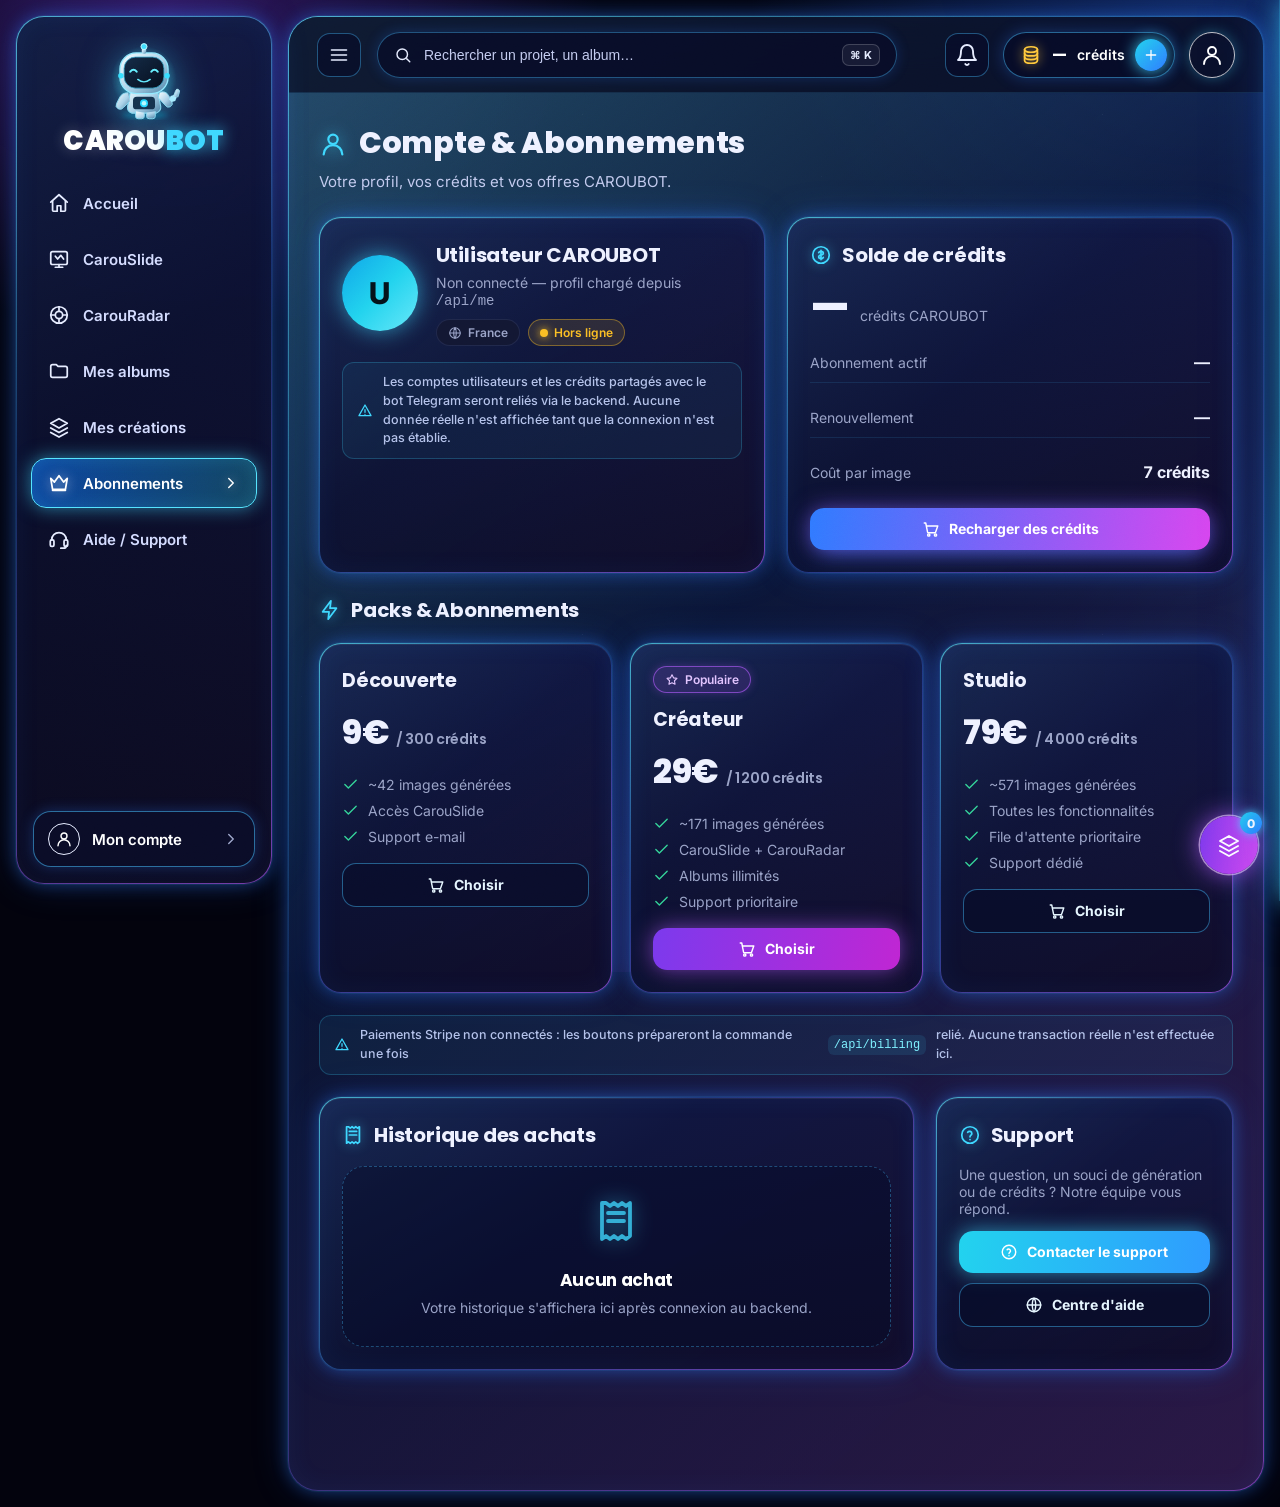
<file: webapp/compte.html>
<!doctype html>
<html lang="fr">
<head>
<meta charset="utf-8"/>
<meta name="viewport" content="width=device-width, initial-scale=1, viewport-fit=cover"/>
<title>CAROUBOT — Compte</title>
<link rel="preconnect" href="https://fonts.googleapis.com">
<link href="https://fonts.googleapis.com/css2?family=Inter:wght@400;500;600;700;800&display=swap" rel="stylesheet">
<link rel="stylesheet" href="assets/css/design-system.css"/>
<link rel="stylesheet" href="assets/css/app.css"/>
<link rel="stylesheet" href="assets/css/theme-neon.css"/>
<link rel="stylesheet" href="assets/css/motion.css"/>
<link rel="stylesheet" href="assets/css/premium.css"/>
</head>
<body>
<div id="app"></div>

<script>window.CAROUBOT_PAGE = "account"; window.CAROUBOT_CREDITS = null;</script>
<script src="assets/js/config.js"></script>
<script src="assets/js/icons.js"></script>
<script src="assets/js/store.js"></script>
<script src="assets/js/mascot.js"></script>
<script src="assets/js/shell.js"></script>
<script>
(function () {
  const I = window.ICON;
  const CFG = window.CAROUBOT_CONFIG;
  const el = window.CAROUBOT_SHELL.pageEl;
  const sym = CFG.pricing.currencySymbol;

  // Packs = offres (constantes produit, pas des données client inventées).
  const packs = [
    { name: "Découverte", price: 9,  credits: 300,  feats: ["~42 images générées", "Accès CarouSlide", "Support e-mail"], featured: false },
    { name: "Créateur",   price: 29, credits: 1200, feats: ["~171 images générées", "CarouSlide + CarouRadar", "Albums illimités", "Support prioritaire"], featured: true },
    { name: "Studio",     price: 79, credits: 4000, feats: ["~571 images générées", "Toutes les fonctionnalités", "File d'attente prioritaire", "Support dédié"], featured: false },
  ];

  el.innerHTML = `
    <div class="page-head">
      <h1 class="page-title">${I.account} Compte & Abonnements</h1>
      <p class="page-subtitle">Votre profil, vos crédits et vos offres CAROUBOT.</p>
    </div>

    <div class="grid col-split" style="grid-template-columns: 1fr 1fr; gap:22px; margin-bottom:22px">
      <!-- Profil -->
      <div class="card">
        <div class="profile-head">
          <div class="big-avatar">U</div>
          <div>
            <h2 style="font-size:20px">Utilisateur CAROUBOT</h2>
            <p class="section-sub">Non connecté — profil chargé depuis <code>${CFG.api.me}</code></p>
            <div style="display:flex;gap:8px;margin-top:10px">
              <span class="badge">${I.globe} France</span>
              <span class="badge badge-warning"><span class="dot"></span>Hors ligne</span>
            </div>
          </div>
        </div>
        <div class="notice" style="margin-top:16px">${I.alert} Les comptes utilisateurs et les crédits partagés avec le bot Telegram seront reliés via le backend. Aucune donnée réelle n'est affichée tant que la connexion n'est pas établie.</div>
      </div>

      <!-- Crédits + renouvellement -->
      <div class="card">
        <h2 class="section-title" style="margin-bottom:16px">${I.coin} Solde de crédits</h2>
        <div style="display:flex;align-items:baseline;gap:10px">
          <div class="stat-val mono" style="font-size:42px">—</div>
          <div class="section-sub">crédits CAROUBOT</div>
        </div>
        <div class="recap" style="margin-top:14px">
          <div class="recap-row"><span class="k">Abonnement actif</span><span class="v">—</span></div>
          <div class="recap-row"><span class="k">Renouvellement</span><span class="v">—</span></div>
          <div class="recap-row"><span class="k">Coût par image</span><span class="v mono">${CFG.pricing.creditsPerImage} crédits</span></div>
        </div>
        <button class="btn btn-primary btn-block" style="margin-top:16px" onclick="document.getElementById('packs').scrollIntoView({behavior:'smooth'})">${I.cart} Recharger des crédits</button>
      </div>
    </div>

    <!-- Packs -->
    <div class="section-head" id="packs"><h2 class="section-title">${I.bolt} Packs & Abonnements</h2></div>
    <div class="grid grid-3" style="margin-bottom:22px">
      ${packs.map(p => `
        <div class="card plan-card ${p.featured?'featured':''}">
          ${p.featured ? `<span class="badge badge-violet" style="align-self:flex-start">${I.star} Populaire</span>` : ""}
          <h3 style="font-size:19px">${p.name}</h3>
          <div class="plan-price">${p.price}${sym} <small>/ ${p.credits.toLocaleString("fr-FR")} crédits</small></div>
          <ul class="plan-feats">${p.feats.map(f => `<li>${I.check} ${f}</li>`).join("")}</ul>
          <button class="btn ${p.featured?'btn-violet':'btn-ghost'} btn-block btnBuy">${I.cart} Choisir</button>
        </div>`).join("")}
    </div>
    <div class="notice" style="margin-bottom:22px">${I.alert} Paiements Stripe non connectés : les boutons prépareront la commande une fois <code>${CFG.api.billing}</code> relié. Aucune transaction réelle n'est effectuée ici.</div>

    <!-- Historique + support -->
    <div class="grid col-split" style="grid-template-columns: 2fr 1fr; gap:22px">
      <div class="card">
        <h2 class="section-title" style="margin-bottom:16px">${I.receipt} Historique des achats</h2>
        <div class="empty" style="padding:30px">${I.receipt}<h4>Aucun achat</h4><p class="section-sub">Votre historique s'affichera ici après connexion au backend.</p></div>
      </div>
      <div class="card">
        <h2 class="section-title" style="margin-bottom:16px">${I.support} Support</h2>
        <p class="section-sub" style="margin-bottom:14px">Une question, un souci de génération ou de crédits ? Notre équipe vous répond.</p>
        <button class="btn btn-cyan btn-block" style="margin-bottom:10px">${I.support} Contacter le support</button>
        <button class="btn btn-ghost btn-block">${I.globe} Centre d'aide</button>
      </div>
    </div>
  `;

  el.querySelectorAll(".btnBuy").forEach(b => b.addEventListener("click", () =>
    toast("Commande en attente — paiement Stripe à connecter", "violet")));
})();
</script>
<script src="assets/js/motion.js"></script>
<script src="assets/js/premium.js"></script>
</body>
</html>
</file>
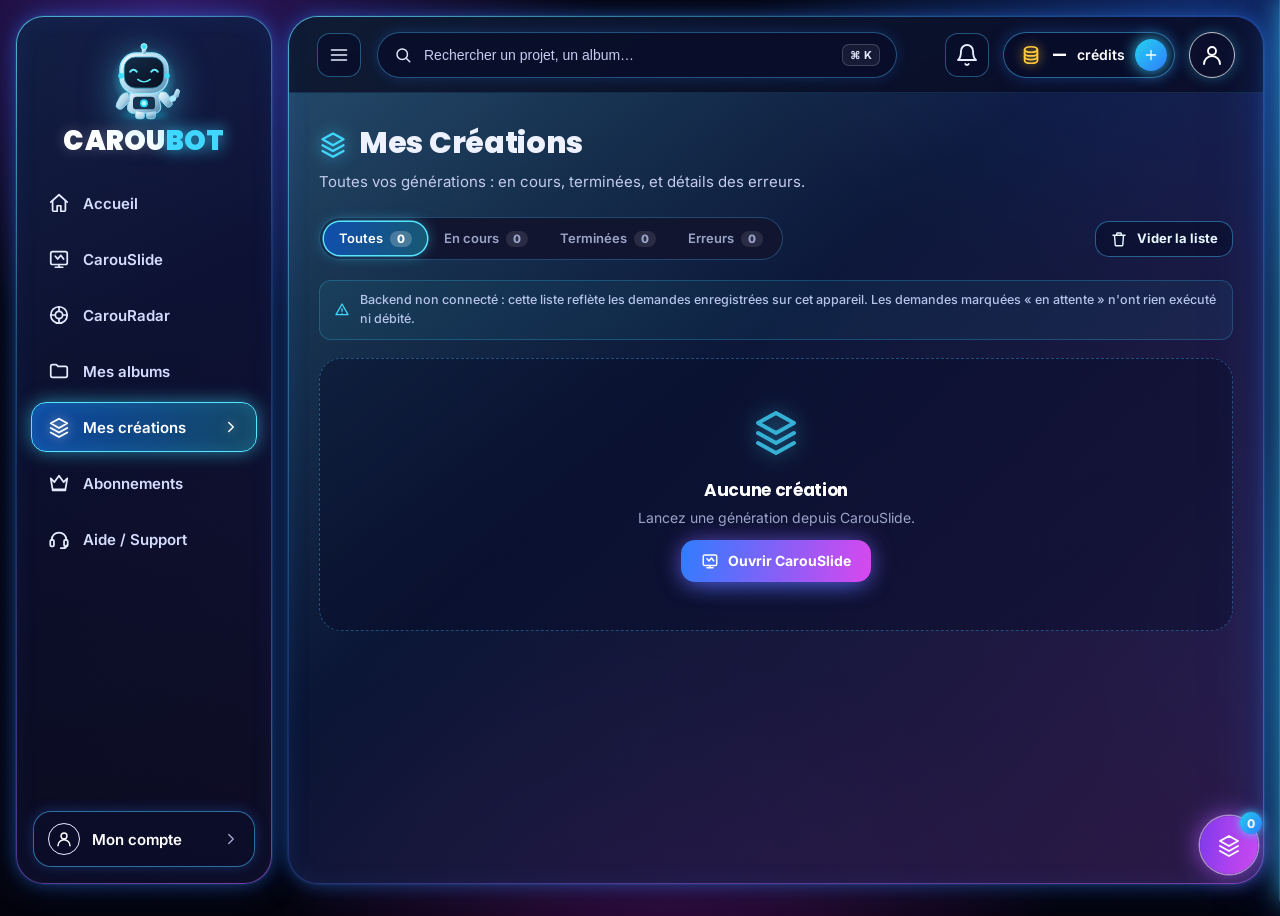
<file: webapp/creations.html>
<!doctype html>
<html lang="fr">
<head>
<meta charset="utf-8"/>
<meta name="viewport" content="width=device-width, initial-scale=1, viewport-fit=cover"/>
<title>CAROUBOT — Mes Créations</title>
<link rel="preconnect" href="https://fonts.googleapis.com">
<link href="https://fonts.googleapis.com/css2?family=Inter:wght@400;500;600;700;800&display=swap" rel="stylesheet">
<link rel="stylesheet" href="assets/css/design-system.css"/>
<link rel="stylesheet" href="assets/css/app.css"/>
<link rel="stylesheet" href="assets/css/theme-neon.css"/>
<link rel="stylesheet" href="assets/css/motion.css"/>
<link rel="stylesheet" href="assets/css/premium.css"/>
</head>
<body>
<div id="app"></div>

<script>window.CAROUBOT_PAGE = "creations"; window.CAROUBOT_CREDITS = null;</script>
<script src="assets/js/config.js"></script>
<script src="assets/js/icons.js"></script>
<script src="assets/js/store.js"></script>
<script src="assets/js/mascot.js"></script>
<script src="assets/js/shell.js"></script>
<script>
(function () {
  const I = window.ICON;
  const CFG = window.CAROUBOT_CONFIG;
  const el = window.CAROUBOT_SHELL.pageEl;
  let filter = "all";

  el.innerHTML = `
    <div class="page-head">
      <h1 class="page-title">${I.layers} Mes Créations</h1>
      <p class="page-subtitle">Toutes vos générations : en cours, terminées, et détails des erreurs.</p>
    </div>
    <div class="toolbar">
      <div class="seg" id="filterSeg">
        <button data-f="all" class="active">Toutes <span class="tab-count" data-count="all">0</span></button>
        <button data-f="running">En cours <span class="tab-count" data-count="running">0</span></button>
        <button data-f="done">Terminées <span class="tab-count" data-count="done">0</span></button>
        <button data-f="error">Erreurs <span class="tab-count" data-count="error">0</span></button>
      </div>
      <button class="btn btn-ghost btn-sm" id="btnClear" style="margin-left:auto">${I.trash} Vider la liste</button>
    </div>
    ${CFG.backendConnected ? "" : `<div class="notice" style="margin-bottom:18px">${I.alert} Backend non connecté : cette liste reflète les demandes enregistrées sur cet appareil. Les demandes marquées « en attente » n'ont rien exécuté ni débité.</div>`}
    <div id="creationsList"></div>
  `;

  document.getElementById("filterSeg").addEventListener("click", e => {
    const b = e.target.closest("button"); if (!b) return;
    filter = b.dataset.f;
    document.querySelectorAll("#filterSeg button").forEach(x => x.classList.remove("active"));
    b.classList.add("active"); render();
  });
  document.getElementById("btnClear").addEventListener("click", () => { window.CAROUBOT_STORE.clearAll(); render(); });

  function statusBadge(s) {
    if (s === "done")  return `<span class="badge badge-success"><span class="dot"></span>Terminé</span>`;
    if (s === "error") return `<span class="badge badge-danger"><span class="dot"></span>Erreur</span>`;
    if (s === "pending_backend") return `<span class="badge badge-warning"><span class="dot"></span>En attente backend</span>`;
    return `<span class="badge badge-cyan"><span class="dot"></span>En cours</span>`;
  }

  function match(j) {
    if (filter === "all") return true;
    if (filter === "running") return j.status === "running" || j.status === "pending_backend";
    return j.status === filter;
  }

  function render() {
    const all = window.CAROUBOT_STORE.getCreations();
    const counts = { all: all.length, running: all.filter(j => j.status === "running" || j.status === "pending_backend").length,
                     done: all.filter(j => j.status === "done").length, error: all.filter(j => j.status === "error").length };
    document.querySelectorAll("[data-count]").forEach(c => c.textContent = counts[c.dataset.count]);
    const list = document.getElementById("creationsList");
    const jobs = window.CAROUBOT_STORE.getCreations().filter(match);
    if (!jobs.length) {
      list.innerHTML = `<div class="empty">${I.layers}<h4>Aucune création ${filter!=="all"?"dans ce filtre":""}</h4>
        <p class="section-sub">Lancez une génération depuis CarouSlide.</p>
        <a class="btn btn-primary" href="carouslide.html" style="margin-top:14px">${I.slide} Ouvrir CarouSlide</a></div>`;
      return;
    }
    list.className = "grid grid-2";
    list.innerHTML = jobs.map(j => `
      <div class="card">
        <div class="section-head" style="margin-bottom:12px">
          <div style="display:flex;align-items:center;gap:12px">
            <span class="creation-thumb">${I.slide}</span>
            <div><div style="font-weight:700">${j.title}</div>
            <div class="section-sub">${window.CAROUBOT_STORE.describe(j)}</div></div>
          </div>
          ${statusBadge(j.status)}
        </div>
        ${j.status === "running"
          ? `<div class="progress"><span style="width:${j.progress}%"></span></div><div class="section-sub" style="margin-top:8px">${j.progress}%</div>`
          : j.status === "pending_backend"
          ? `<div class="notice">${I.alert} En attente de connexion backend — aucune image générée, aucun crédit débité.</div>`
          : j.status === "error"
          ? `<div class="notice" style="color:var(--danger);border-color:rgba(251,113,133,.4);background:rgba(251,113,133,.08)">${I.alert} ${j.error || "Une erreur est survenue pendant la génération."}</div>`
          : `<div style="display:flex;gap:10px"><button class="btn btn-primary btn-sm" ${CFG.backendConnected?"":"disabled"}>${I.download} Récupérer les résultats</button><a class="btn btn-ghost btn-sm" href="albums.html">${I.albums} Voir dans Albums</a></div>`}
        <div style="display:flex;justify-content:flex-end;margin-top:12px">
          <button class="btn btn-ghost btn-sm" data-del="${j.id}">${I.trash} Supprimer</button>
        </div>
      </div>`).join("");
    list.querySelectorAll("[data-del]").forEach(b => b.addEventListener("click", () => { window.CAROUBOT_STORE.removeJob(b.dataset.del); render(); }));
  }

  window.addEventListener("caroubot:creations-changed", render);
  render();
})();
</script>
<script src="assets/js/motion.js"></script>
<script src="assets/js/premium.js"></script>
</body>
</html>
</file>
<file: webapp/assets/css/design-system.css>
/* ==========================================================================
   CAROUBOT — Design System
   Style premium futuriste : fond bleu nuit, cyan + violet néon,
   bordures lumineuses, effets de profondeur.
   Tokens réutilisables sur toutes les pages.
   ========================================================================== */

:root {
  /* --- Fonds (bleu nuit presque noir) --- */
  --bg-900: #05060f;      /* fond le plus profond */
  --bg-850: #080a18;
  --bg-800: #0b0e20;      /* fond applicatif */
  --bg-750: #10142e;
  --bg-700: #151a38;      /* surfaces */
  --surface: #121733;
  --surface-2: #171d42;
  --surface-3: #1d2452;

  /* --- Couleurs néon --- */
  --cyan: #22d3ee;
  --cyan-bright: #45e5ff;
  --cyan-soft: rgba(34, 211, 238, 0.14);
  --blue: #3b82f6;
  --blue-elec: #2a8bff;
  --violet: #a855f7;
  --violet-bright: #c084fc;
  --violet-soft: rgba(168, 85, 247, 0.16);
  --magenta: #d946ef;
  --pink: #f472b6;

  /* --- Texte --- */
  --text: #eef1ff;
  --text-muted: #9aa3c7;
  --text-dim: #5f678f;

  /* --- États --- */
  --success: #34d399;
  --warning: #fbbf24;
  --danger: #fb7185;
  --info: var(--cyan);

  /* --- Bordures --- */
  --border: rgba(120, 140, 220, 0.14);
  --border-strong: rgba(130, 160, 255, 0.28);
  --border-cyan: rgba(34, 211, 238, 0.45);
  --border-violet: rgba(168, 85, 247, 0.45);

  /* --- Dégradés --- */
  --grad-violet: linear-gradient(135deg, #7c3aed 0%, #a855f7 50%, #d946ef 100%);
  --grad-cyan: linear-gradient(135deg, #0ea5e9 0%, #22d3ee 50%, #67e8f9 100%);
  --grad-mix: linear-gradient(135deg, #22d3ee 0%, #6366f1 50%, #a855f7 100%);
  --grad-surface: linear-gradient(160deg, rgba(29,36,82,0.9) 0%, rgba(14,18,42,0.9) 100%);

  /* --- Lueurs (intensifiées, style néon de la maquette) --- */
  --glow-cyan: 0 0 0 1px rgba(69,229,255,0.55), 0 0 22px rgba(34,211,238,0.5), 0 0 48px rgba(34,211,238,0.3);
  --glow-violet: 0 0 0 1px rgba(192,132,252,0.55), 0 0 22px rgba(168,85,247,0.5), 0 0 48px rgba(168,85,247,0.32);
  --glow-blue: 0 0 0 1px rgba(59,130,246,0.5), 0 0 22px rgba(42,139,255,0.45), 0 0 46px rgba(42,139,255,0.28);
  /* lueur douce permanente sur les cartes */
  --rim-cyan: 0 0 0 1px rgba(60,180,255,0.18), 0 0 20px -4px rgba(42,139,255,0.35);
  --shadow-card: 0 18px 50px -18px rgba(0,0,0,0.8), 0 0 0 1px rgba(80,160,255,0.08), 0 0 24px -8px rgba(42,139,255,0.25);
  --shadow-float: 0 24px 60px -16px rgba(0,0,0,0.9), 0 0 30px -6px rgba(42,139,255,0.35);

  /* --- Géométrie --- */
  --radius-sm: 10px;
  --radius: 16px;
  --radius-lg: 22px;
  --radius-xl: 28px;
  --radius-pill: 999px;

  /* --- Layout --- */
  --sidebar-w: 268px;
  --sidebar-w-collapsed: 84px;
  --topbar-h: 72px;
  --bottomnav-h: 68px;

  /* --- Typo --- */
  --font: "Inter", "Segoe UI", system-ui, -apple-system, sans-serif;

  /* --- Transitions --- */
  --t-fast: 140ms cubic-bezier(.4,0,.2,1);
  --t: 240ms cubic-bezier(.4,0,.2,1);
  --t-slow: 420ms cubic-bezier(.4,0,.2,1);
}

/* ---------- Reset ---------- */
*, *::before, *::after { box-sizing: border-box; }
html, body { margin: 0; padding: 0; overflow-x: clip; max-width: 100%; }
body {
  font-family: var(--font);
  background: var(--bg-800);
  color: var(--text);
  -webkit-font-smoothing: antialiased;
  text-rendering: optimizeLegibility;
  min-height: 100vh;
  overflow-x: hidden;
}

/* Fond atmosphérique (halos cyan/violet) */
body::before {
  content: "";
  position: fixed;
  inset: 0;
  z-index: -1;
  background:
    radial-gradient(900px 600px at 12% -5%, rgba(168,85,247,0.18), transparent 60%),
    radial-gradient(900px 620px at 95% 8%, rgba(34,211,238,0.16), transparent 60%),
    radial-gradient(700px 700px at 60% 110%, rgba(99,102,241,0.14), transparent 60%),
    var(--bg-800);
}

h1,h2,h3,h4 { margin: 0; font-weight: 700; letter-spacing: -0.02em; }
p { margin: 0; }
a { color: inherit; text-decoration: none; }
button { font-family: inherit; cursor: pointer; }
img { max-width: 100%; display: block; }
ul { margin: 0; padding: 0; list-style: none; }

::-webkit-scrollbar { width: 10px; height: 10px; }
::-webkit-scrollbar-track { background: transparent; }
::-webkit-scrollbar-thumb { background: var(--surface-3); border-radius: 999px; border: 2px solid transparent; background-clip: padding-box; }
::-webkit-scrollbar-thumb:hover { background: var(--surface-2); }

/* ---------- Utilitaires ---------- */
.gradient-text {
  background: var(--grad-mix);
  -webkit-background-clip: text;
  background-clip: text;
  color: transparent;
}
.text-muted { color: var(--text-muted); }
.text-dim { color: var(--text-dim); }
.mono { font-variant-numeric: tabular-nums; }

/* ==========================================================================
   COMPOSANTS RÉUTILISABLES
   ========================================================================== */

/* ---------- Boutons ---------- */
.btn {
  display: inline-flex;
  align-items: center;
  justify-content: center;
  gap: 9px;
  padding: 12px 20px;
  border-radius: var(--radius-pill);
  border: 1px solid var(--border-strong);
  background: var(--surface-2);
  color: var(--text);
  font-size: 14px;
  font-weight: 600;
  line-height: 1;
  transition: transform var(--t-fast), box-shadow var(--t), border-color var(--t), background var(--t);
  white-space: nowrap;
}
.btn svg { width: 18px; height: 18px; }
.btn:hover { transform: translateY(-1px); border-color: var(--border-cyan); }
.btn:active { transform: translateY(0); }

.btn-primary {
  background: var(--grad-mix);
  border: none;
  color: #fff;
  box-shadow: 0 8px 26px -8px rgba(99,102,241,0.8), 0 0 18px -2px rgba(42,139,255,0.5);
}
.btn-primary:hover { box-shadow: 0 10px 34px -6px rgba(99,102,241,0.95), 0 0 26px 0 rgba(42,139,255,0.6); }

.btn-violet { background: var(--grad-violet); border: none; color: #fff; box-shadow: 0 8px 26px -8px rgba(168,85,247,0.8), 0 0 18px -2px rgba(168,85,247,0.55); }
.btn-violet:hover { box-shadow: 0 10px 34px -6px rgba(168,85,247,0.95), 0 0 26px 0 rgba(168,85,247,0.6); }
.btn-cyan   { background: var(--grad-cyan);  border: none; color: #04121a; box-shadow: 0 8px 26px -8px rgba(34,211,238,0.7), 0 0 18px -2px rgba(34,211,238,0.6); }
.btn-cyan:hover { box-shadow: 0 10px 34px -6px rgba(34,211,238,0.9), 0 0 26px 0 rgba(34,211,238,0.7); }

.btn-ghost { background: transparent; border-color: var(--border); }
.btn-ghost:hover { background: var(--surface); }

.btn-icon {
  width: 42px; height: 42px; padding: 0;
  border-radius: 12px;
  display: inline-flex; align-items: center; justify-content: center;
}
.btn-sm { padding: 8px 14px; font-size: 13px; }
.btn-block { width: 100%; }
.btn:disabled { opacity: .5; cursor: not-allowed; transform: none; }

/* ---------- Cartes ---------- */
.card {
  position: relative;
  background: var(--grad-surface);
  border: 1px solid rgba(90,150,255,0.18);
  border-radius: var(--radius-lg);
  box-shadow: var(--shadow-card);
  padding: 22px;
  transition: transform var(--t), box-shadow var(--t), border-color var(--t);
}
.card-hover:hover { transform: translateY(-4px); border-color: var(--border-cyan); box-shadow: var(--shadow-float), var(--glow-cyan); }

/* Carte avec liseré lumineux au survol */
.card-glow::after {
  content: "";
  position: absolute; inset: 0;
  border-radius: inherit;
  padding: 1px;
  background: var(--grad-mix);
  -webkit-mask: linear-gradient(#000 0 0) content-box, linear-gradient(#000 0 0);
  -webkit-mask-composite: xor; mask-composite: exclude;
  opacity: 0;
  transition: opacity var(--t);
  pointer-events: none;
}
.card-glow:hover::after { opacity: .8; }

/* ---------- Badges / Chips ---------- */
.badge {
  display: inline-flex; align-items: center; gap: 6px;
  padding: 5px 11px;
  border-radius: var(--radius-pill);
  font-size: 12px; font-weight: 600;
  border: 1px solid var(--border);
  background: var(--surface);
  color: var(--text-muted);
}
.badge-cyan   { color: var(--cyan-bright); border-color: var(--border-cyan); background: var(--cyan-soft); }
.badge-violet { color: var(--violet-bright); border-color: var(--border-violet); background: var(--violet-soft); }
.badge-success{ color: var(--success); border-color: rgba(52,211,153,.4); background: rgba(52,211,153,.12); }
.badge-warning{ color: var(--warning); border-color: rgba(251,191,36,.4); background: rgba(251,191,36,.12); }
.badge-danger { color: var(--danger); border-color: rgba(251,113,133,.4); background: rgba(251,113,133,.12); }

.dot { width: 8px; height: 8px; border-radius: 50%; background: currentColor; box-shadow: 0 0 8px currentColor; }

/* ---------- Champs ---------- */
.field {
  width: 100%;
  padding: 13px 16px;
  border-radius: var(--radius-sm);
  background: var(--bg-750);
  border: 1px solid var(--border);
  color: var(--text);
  font-size: 14px;
  transition: border-color var(--t), box-shadow var(--t);
}
.field::placeholder { color: var(--text-dim); }
.field:focus { outline: none; border-color: var(--border-cyan); box-shadow: 0 0 0 3px var(--cyan-soft); }
.field-label { display:block; font-size: 13px; color: var(--text-muted); margin-bottom: 8px; font-weight: 600; }
select.field { appearance: none; background-image: url("data:image/svg+xml,%3Csvg xmlns='http://www.w3.org/2000/svg' width='16' height='16' fill='none' stroke='%239aa3c7' stroke-width='2' viewBox='0 0 24 24'%3E%3Cpath d='M6 9l6 6 6-6'/%3E%3C/svg%3E"); background-repeat:no-repeat; background-position: right 14px center; padding-right: 40px; }

/* ---------- Stepper (−  n  +) ---------- */
.stepper {
  display: inline-flex; align-items: center;
  background: var(--bg-750);
  border: 1px solid var(--border);
  border-radius: var(--radius-pill);
  padding: 4px;
  gap: 4px;
}
.stepper button {
  width: 36px; height: 36px; border-radius: 50%;
  border: none; background: var(--surface-2); color: var(--text);
  font-size: 20px; font-weight: 600; line-height: 1;
  display: inline-flex; align-items: center; justify-content: center;
  transition: background var(--t-fast), transform var(--t-fast);
}
.stepper button:hover { background: var(--surface-3); }
.stepper button:active { transform: scale(.92); }
.stepper .val { min-width: 40px; text-align: center; font-weight: 700; font-size: 16px; font-variant-numeric: tabular-nums; }

/* ---------- Section titre ---------- */
.section-head { display:flex; align-items:center; justify-content:space-between; gap:16px; margin-bottom: 18px; flex-wrap: wrap; }
.section-title { font-size: 20px; display:flex; align-items:center; gap:10px; }
.section-sub { color: var(--text-muted); font-size: 14px; margin-top: 4px; }

/* ---------- Barre de progression ---------- */
.progress { height: 8px; border-radius: 999px; background: var(--bg-750); overflow: hidden; border: 1px solid var(--border); }
.progress > span { display:block; height:100%; border-radius: 999px; background: var(--grad-mix); box-shadow: 0 0 12px rgba(99,102,241,.6); transition: width var(--t-slow); }

/* ---------- Toast ---------- */
.toast-wrap { position: fixed; bottom: 24px; left: 50%; transform: translateX(-50%); z-index: 9000; display:flex; flex-direction:column; gap:10px; align-items:center; pointer-events:none; }
.toast {
  pointer-events:auto;
  background: var(--surface-2);
  border: 1px solid var(--border-strong);
  border-radius: var(--radius-pill);
  padding: 12px 20px; font-size: 14px; font-weight: 600;
  box-shadow: var(--shadow-float);
  display:flex; align-items:center; gap:10px;
  animation: toastIn .3s cubic-bezier(.2,.8,.2,1);
}
.toast.cyan { border-color: var(--border-cyan); }
.toast.violet { border-color: var(--border-violet); }
@keyframes toastIn { from { opacity:0; transform: translateY(12px); } to { opacity:1; transform:none; } }

/* ---------- Avertissement « non connecté » ---------- */
.notice {
  display:flex; align-items:center; gap:10px;
  padding: 10px 14px;
  border-radius: var(--radius-sm);
  background: rgba(251,191,36,.08);
  border: 1px dashed rgba(251,191,36,.4);
  color: var(--warning);
  font-size: 13px; font-weight: 500;
}
.notice svg { width:16px; height:16px; flex-shrink:0; }

/* ---------- Grilles ---------- */
.grid { display:grid; gap: 18px; }
.grid-2 { grid-template-columns: repeat(2, 1fr); }
.grid-3 { grid-template-columns: repeat(3, 1fr); }
.grid-4 { grid-template-columns: repeat(4, 1fr); }
@media (max-width: 1100px){ .grid-4{grid-template-columns:repeat(2,1fr);} .grid-3{grid-template-columns:repeat(2,1fr);} }
@media (max-width: 640px){ .grid-2,.grid-3,.grid-4{grid-template-columns:1fr;} }

/* ---------- Empty state ---------- */
.empty {
  text-align:center; padding: 48px 24px; color: var(--text-muted);
  border: 1px dashed var(--border); border-radius: var(--radius-lg);
  background: rgba(255,255,255,.01);
}
.empty svg { width: 48px; height:48px; opacity:.5; margin-bottom: 14px; }

/* Accessibilité focus */
:focus-visible { outline: 2px solid var(--cyan); outline-offset: 2px; }
.sr-only { position:absolute; width:1px; height:1px; padding:0; margin:-1px; overflow:hidden; clip:rect(0,0,0,0); border:0; }
</file>
<file: webapp/assets/css/app.css>
/* ==========================================================================
   CAROUBOT — Shell applicatif (sidebar, topbar, bottom-nav, panneau flottant)
   ========================================================================== */

.app { min-height: 100vh; }

/* ---------- SIDEBAR (desktop) ---------- */
.sidebar {
  position: fixed; top: 0; left: 0; bottom: 0;
  width: var(--sidebar-w);
  background: linear-gradient(180deg, rgba(13,16,38,.96), rgba(8,10,24,.98));
  border-right: 1px solid var(--border);
  backdrop-filter: blur(14px);
  display: flex; flex-direction: column;
  z-index: 60;
  transition: width var(--t);
}
.sidebar-brand {
  display:flex; align-items:center; gap:12px;
  padding: 18px 20px;
  height: var(--topbar-h);
  color: var(--text);
}
.brand-logo {
  width: 46px; height: 46px; border-radius: 14px; flex-shrink:0;
  background: radial-gradient(circle at 50% 35%, rgba(42,139,255,.3), rgba(10,14,34,.9));
  display:flex; align-items:center; justify-content:center;
  font-weight: 800; color:#fff; font-size: 20px;
  border: 1px solid rgba(69,229,255,.4);
  box-shadow: var(--glow-cyan);
}
.brand-logo svg { width: 34px; height: 34px; }
.brand-name { font-weight: 800; font-size: 20px; letter-spacing: -.02em; white-space:nowrap; line-height:1; }
.brand-name .bn-carou { color: #fff; }
.brand-name .bn-bot { color: var(--cyan-bright); text-shadow: 0 0 14px rgba(69,229,255,.7); }
.brand-name small { display:block; font-size:10px; font-weight:700; color:var(--text-dim); letter-spacing:.22em; margin-top:3px; }

.sidebar-nav { flex:1; padding: 10px 14px; overflow-y:auto; display:flex; flex-direction:column; gap:4px; }
.nav-group-label { font-size: 11px; text-transform:uppercase; letter-spacing:.14em; color:var(--text-dim); padding: 16px 12px 8px; font-weight:700; white-space:nowrap; }
.nav-item {
  display:flex; align-items:center; gap:13px;
  padding: 12px 14px; border-radius: 13px;
  color: var(--text-muted); font-weight:600; font-size:14px;
  transition: background var(--t-fast), color var(--t-fast);
  position:relative; white-space:nowrap;
}
.nav-item svg { width:21px; height:21px; flex-shrink:0; }
.nav-item:hover { background: var(--surface); color: var(--text); }
.nav-item.active {
  color: #fff;
  background: linear-gradient(100deg, rgba(34,211,238,.2), rgba(99,102,241,.14));
  border: 1px solid rgba(69,229,255,.45);
  box-shadow: var(--glow-cyan);
}
.nav-item.active svg { color: var(--cyan-bright); }
.nav-item.active::before {
  content:""; position:absolute; left:-15px; top:50%; transform:translateY(-50%);
  width:4px; height:26px; border-radius:999px; background: var(--grad-cyan);
  box-shadow: 0 0 14px rgba(69,229,255,.9);
}
.nav-item .nav-badge { margin-left:auto; }

.sidebar-foot { padding: 14px; border-top:1px solid var(--border); }
.credits-pill {
  display:flex; align-items:center; gap:12px;
  padding: 12px 14px; border-radius: 14px;
  background: var(--surface); border:1px solid var(--border-strong);
}
.credits-pill .ico { width:38px;height:38px;border-radius:11px;background:var(--grad-violet);display:flex;align-items:center;justify-content:center;flex-shrink:0; }
.credits-pill .ico svg { width:20px;height:20px;color:#fff; }
.credits-amount { font-weight:800; font-size:17px; line-height:1.1; }
.credits-label { font-size:11px; color:var(--text-dim); }

/* Sidebar collapsed (desktop) */
.app.sidebar-collapsed .sidebar { width: var(--sidebar-w-collapsed); }
.app.sidebar-collapsed .brand-name,
.app.sidebar-collapsed .nav-item span,
.app.sidebar-collapsed .nav-group-label,
.app.sidebar-collapsed .nav-item .nav-badge,
.app.sidebar-collapsed .credits-pill .credits-text { display:none; }
.app.sidebar-collapsed .sidebar-brand { justify-content:center; padding-left:0; padding-right:0; }
.app.sidebar-collapsed .nav-item { justify-content:center; padding: 12px; }
.app.sidebar-collapsed .credits-pill { justify-content:center; padding: 12px; }

/* ---------- MAIN ---------- */
.main { margin-left: var(--sidebar-w); transition: margin var(--t); min-height:100vh; display:flex; flex-direction:column; }
.app.sidebar-collapsed .main { margin-left: var(--sidebar-w-collapsed); }

/* ---------- TOPBAR ---------- */
.topbar {
  position: sticky; top:0; z-index: 50;
  height: var(--topbar-h);
  display:flex; align-items:center; gap:16px;
  padding: 0 26px;
  background: rgba(11,14,32,.72);
  backdrop-filter: blur(16px);
  border-bottom: 1px solid var(--border);
}
.topbar-toggle { background:transparent; border:1px solid var(--border); color:var(--text-muted); }
.topbar-search {
  flex:1; max-width: 460px;
  display:flex; align-items:center; gap:10px;
  padding: 0 16px; height:44px;
  background: var(--bg-750); border:1px solid var(--border); border-radius: var(--radius-pill);
  transition: border-color var(--t), box-shadow var(--t);
}
.topbar-search:focus-within { border-color: var(--border-cyan); box-shadow: 0 0 0 3px var(--cyan-soft); }
.topbar-search svg { width:18px;height:18px;color:var(--text-dim); flex-shrink:0; }
.topbar-search input { flex:1; background:transparent; border:none; outline:none; color:var(--text); font-size:14px; }
.topbar-search input::placeholder { color: var(--text-dim); }
.topbar-right { margin-left:auto; display:flex; align-items:center; gap:12px; }

.credits-chip {
  display:flex; align-items:center; gap:9px;
  padding: 6px 7px 6px 15px; border-radius: var(--radius-pill);
  background: linear-gradient(100deg, rgba(34,211,238,.14), rgba(168,85,247,.16));
  border:1px solid rgba(69,229,255,.4);
  box-shadow: var(--rim-cyan);
  font-weight:800; font-size:14px; color: #fff;
}
.credits-chip > svg { width:18px;height:18px; color: var(--warning); }
.credits-add {
  width:28px;height:28px;border-radius:50%; flex-shrink:0;
  background: var(--grad-cyan); color:#04121a;
  display:flex;align-items:center;justify-content:center;
  box-shadow: 0 0 14px -2px rgba(34,211,238,.8);
  transition: transform var(--t-fast);
}
.credits-add svg { width:16px;height:16px; }
.credits-add:hover { transform: scale(1.1); }
.kbd {
  flex-shrink:0; font-size:11px; font-weight:700; color:var(--text-dim);
  border:1px solid var(--border); border-radius:7px; padding:3px 7px;
  background: var(--bg-800);
}

.icon-btn {
  position:relative;
  width:44px; height:44px; border-radius:13px;
  background: var(--surface); border:1px solid var(--border); color:var(--text-muted);
  display:flex;align-items:center;justify-content:center;
  transition: background var(--t-fast), color var(--t-fast), border-color var(--t-fast);
}
.icon-btn:hover { background: var(--surface-2); color:var(--text); border-color: var(--border-strong); }
.icon-btn svg { width:20px;height:20px; }
.icon-btn .ping { position:absolute; top:9px; right:10px; width:8px;height:8px;border-radius:50%; background:var(--pink); box-shadow:0 0 0 3px var(--surface), 0 0 10px var(--pink); }

.profile-btn { display:flex; align-items:center; gap:10px; padding:5px 6px 5px 5px; border-radius:var(--radius-pill); background:var(--surface); border:1px solid var(--border); color:var(--text); }
.profile-btn:hover { border-color: var(--border-strong); }
.avatar { width:34px;height:34px;border-radius:50%; background:var(--grad-cyan); display:flex;align-items:center;justify-content:center; font-weight:800; color:#04121a; font-size:14px; }
.profile-btn .pname { font-size:13px; font-weight:700; }
.profile-btn .pmail { font-size:11px; color:var(--text-dim); }

/* ---------- CONTENU DE PAGE ---------- */
.page { flex:1; padding: 28px 26px 110px; max-width: 1360px; width:100%; margin:0 auto; }
.page-head { margin-bottom: 26px; }
.page-title { font-size: 28px; font-weight:800; display:flex; align-items:center; gap:12px; }
.page-subtitle { color: var(--text-muted); margin-top:6px; font-size:15px; }

/* ---------- BOUTON FLOTTANT « Mes créations » ---------- */
.fab-creations {
  position: fixed; right: 22px; bottom: 26px; z-index: 70;
  display:flex; align-items:center; gap:10px;
  padding: 14px 18px; border-radius: var(--radius-pill);
  background: var(--grad-violet); color:#fff; border:none;
  font-weight:700; font-size:14px;
  box-shadow: var(--shadow-float), 0 0 0 1px rgba(168,85,247,.4);
  transition: transform var(--t), box-shadow var(--t);
}
.fab-creations:hover { transform: translateY(-3px) scale(1.02); }
.fab-creations svg { width:20px;height:20px; }
.fab-creations .fab-count {
  background: rgba(0,0,0,.28); border-radius:999px; padding:2px 8px; font-size:12px; font-weight:800;
}

/* ---------- PANNEAU LATÉRAL « Mes créations » (drawer) ---------- */
.drawer-scrim { position:fixed; inset:0; background:rgba(2,4,12,.6); backdrop-filter:blur(3px); z-index:80; opacity:0; visibility:hidden; transition:opacity var(--t), visibility var(--t); }
.drawer-scrim.open { opacity:1; visibility:visible; }
.drawer {
  position:fixed; top:0; right:0; bottom:0; width: 420px; max-width: 92vw;
  background: linear-gradient(180deg, rgba(14,18,42,.99), rgba(9,11,26,.99));
  border-left:1px solid var(--border-strong);
  z-index:81; transform: translateX(100%); transition: transform var(--t);
  display:flex; flex-direction:column;
  box-shadow: var(--shadow-float);
}
.drawer.open { transform:none; }
.drawer-head { display:flex; align-items:center; gap:12px; padding:20px 22px; border-bottom:1px solid var(--border); }
.drawer-head h3 { font-size:17px; flex:1; }
.drawer-body { flex:1; overflow-y:auto; padding:18px 22px; display:flex; flex-direction:column; gap:14px; }

.creation-row { display:flex; gap:13px; align-items:center; padding:14px; border-radius:var(--radius); background:var(--surface); border:1px solid var(--border); }
.creation-thumb { width:52px;height:52px;border-radius:12px; background:var(--grad-mix); flex-shrink:0; display:flex;align-items:center;justify-content:center; color:#fff; }
.creation-thumb svg { width:22px;height:22px; }
.creation-main { flex:1; min-width:0; }
.creation-main .t { font-weight:700; font-size:14px; white-space:nowrap; overflow:hidden; text-overflow:ellipsis; }
.creation-main .s { font-size:12px; color:var(--text-muted); margin-top:3px; }

/* ---------- BOTTOM NAV (mobile) ---------- */
.bottom-nav { display:none; }

/* ---------- RESPONSIVE ---------- */
@media (max-width: 960px) {
  .sidebar {
    transform: translateX(-100%);
    transition: transform var(--t);
    width: var(--sidebar-w);
  }
  .app.drawer-open-sidebar .sidebar { transform:none; }
  .main { margin-left: 0 !important; }
  .app.sidebar-collapsed .sidebar { width: var(--sidebar-w); }

  .topbar-search { max-width:none; }
  .profile-btn .pname, .profile-btn .pmail { display:none; }
  .topbar { padding: 0 16px; gap:10px; }
  .page { padding: 20px 16px 96px; }

  /* Scrim pour sidebar mobile */
  .sidebar-scrim { position:fixed; inset:0; background:rgba(2,4,12,.6); z-index:59; opacity:0; visibility:hidden; transition:opacity var(--t),visibility var(--t); }
  .app.drawer-open-sidebar .sidebar-scrim { opacity:1; visibility:visible; }

  /* Bottom nav visible */
  .bottom-nav {
    display:flex; position:fixed; bottom:0; left:0; right:0; z-index:65;
    height: calc(var(--bottomnav-h) + env(safe-area-inset-bottom, 0px));
    padding-bottom: env(safe-area-inset-bottom, 0px);
    background: rgba(9,11,26,.92); backdrop-filter: blur(16px);
    border-top:1px solid var(--border);
    align-items:center; justify-content:space-around;
  }
  .bn-item { flex:1; display:flex; flex-direction:column; align-items:center; gap:4px; color:var(--text-dim); font-size:10.5px; font-weight:700; padding:8px 2px; }
  .bn-item svg { width:23px;height:23px; }
  .bn-item.active { color: var(--cyan-bright); }
  .bn-center { position:relative; }
  .bn-center .bn-fab {
    width:56px;height:56px;border-radius:50%; margin-top:-26px;
    background:var(--grad-mix); display:flex;align-items:center;justify-content:center;
    box-shadow: 0 10px 26px -6px rgba(99,102,241,.9), 0 0 0 5px var(--bg-800);
    color:#fff;
  }
  .bn-center .bn-fab svg { width:26px;height:26px; }
  .bn-center.active .bn-fab { box-shadow: 0 10px 30px -4px rgba(34,211,238,.9), 0 0 0 5px var(--bg-800); }

  .fab-creations { bottom: calc(var(--bottomnav-h) + 18px + env(safe-area-inset-bottom,0px)); right:16px; padding:12px 15px; }
  .fab-creations .fab-label { display:none; }

  .page-title { font-size: 23px; }
  .drawer { width: 420px; }
}

@media (max-width: 420px){
  .credits-chip .credits-chip-label { display:none; }
}

/* ==========================================================================
   COMPOSANTS DE PAGE (dashboard, cartes, tables, slides, radar)
   ========================================================================== */

/* ---- Grandes cartes hero (Accueil) ---- */
.hero-card { display:flex; align-items:center; gap:20px; padding:28px; overflow:hidden; }
.hero-card .hero-ico { width:66px;height:66px;border-radius:18px; display:flex;align-items:center;justify-content:center; flex-shrink:0; }
.hero-card .hero-ico svg { width:32px;height:32px; color:#fff; }
.hero-violet .hero-ico { background: var(--grad-violet); box-shadow: var(--glow-violet); }
.hero-cyan .hero-ico   { background: var(--grad-cyan);   box-shadow: var(--glow-cyan); }
.hero-txt { flex:1; min-width:0; }
.hero-txt h2 { font-size:26px; margin:8px 0 6px; }
.hero-go { width:44px;height:44px;border-radius:50%; background:var(--surface-2); display:flex;align-items:center;justify-content:center; color:var(--text); flex-shrink:0; transition: transform var(--t); }
.hero-go svg { width:20px;height:20px; }
.hero-card:hover .hero-go { transform: translateX(4px); }
.hero-violet { background: linear-gradient(135deg, rgba(124,58,237,.22), rgba(14,18,42,.9)); }
.hero-cyan   { background: linear-gradient(135deg, rgba(8,145,178,.2), rgba(14,18,42,.9)); }

/* ---- Stat cards ---- */
.stat-card { display:flex; flex-direction:column; gap:4px; }
.stat-ico { width:46px;height:46px;border-radius:13px; display:flex;align-items:center;justify-content:center; margin-bottom:8px; }
.stat-ico svg { width:22px;height:22px;color:#fff; }
.stat-ico.violet { background: var(--grad-violet); }
.stat-ico.cyan   { background: var(--grad-cyan); }
.stat-val { font-size:30px; font-weight:800; line-height:1; }
.stat-label { color: var(--text-muted); font-size:13px; font-weight:600; }

/* ---- Quick cards ---- */
.quick-card { display:flex; align-items:center; gap:14px; padding:18px; }
.quick-ico { width:46px;height:46px;border-radius:13px; background:var(--surface-2); border:1px solid var(--border-strong); display:flex;align-items:center;justify-content:center; color:var(--cyan-bright); flex-shrink:0; }
.quick-ico svg { width:22px;height:22px; }
.quick-title { font-weight:700; font-size:15px; }
.quick-sub { color: var(--text-muted); font-size:13px; margin-top:2px; }

/* ---- Toolbar (filtres) ---- */
.toolbar { display:flex; align-items:center; gap:12px; flex-wrap:wrap; margin-bottom:20px; }
.seg { display:inline-flex; background:var(--bg-750); border:1px solid var(--border); border-radius:var(--radius-pill); padding:4px; gap:2px; }
.seg button { border:none; background:transparent; color:var(--text-muted); font-weight:600; font-size:13px; padding:8px 15px; border-radius:var(--radius-pill); transition: all var(--t-fast); }
.seg button.active { background:var(--surface-2); color:var(--text); box-shadow:0 0 0 1px var(--border-strong); }
.seg button:hover:not(.active){ color:var(--text); }

/* ---- Slides (CarouSlide) ---- */
.slides-grid { display:grid; grid-template-columns: repeat(auto-fill, minmax(150px,1fr)); gap:14px; }
.slide-card { position:relative; border-radius:var(--radius); overflow:hidden; border:1px solid var(--border); background:var(--bg-750); aspect-ratio: 9/14; display:flex; align-items:center; justify-content:center; }
.slide-card.dragging { opacity:.4; }
.slide-card.drag-over { outline:2px dashed var(--cyan); outline-offset:-4px; }
.slide-card img { width:100%; height:100%; object-fit:cover; }
.slide-card .ph { color:var(--text-dim); display:flex;flex-direction:column;align-items:center;gap:8px; font-size:12px; }
.slide-card .ph svg { width:30px;height:30px; }
.slide-index { position:absolute; top:8px; left:8px; background:rgba(5,6,15,.7); border:1px solid var(--border-strong); border-radius:999px; min-width:24px; height:24px; display:flex;align-items:center;justify-content:center; font-size:12px; font-weight:700; }
.slide-actions { position:absolute; top:6px; right:6px; display:flex; gap:4px; }
.slide-actions button { width:28px;height:28px;border-radius:8px; background:rgba(5,6,15,.72); border:1px solid var(--border-strong); color:var(--text); display:flex;align-items:center;justify-content:center; }
.slide-actions button svg { width:14px;height:14px; }
.slide-actions button:hover { background:var(--danger); color:#fff; border-color:transparent; }
.slide-drag { position:absolute; bottom:6px; left:50%; transform:translateX(-50%); color:var(--text-dim); cursor:grab; background:rgba(5,6,15,.6); border-radius:8px; padding:2px 6px; }
.slide-drag svg { width:16px;height:16px; }
.slide-variations { position:absolute; bottom:6px; right:6px; background:var(--violet-soft); border:1px solid var(--border-violet); color:var(--violet-bright); border-radius:999px; padding:2px 8px; font-size:11px; font-weight:700; }

.dropzone { border:2px dashed var(--border-strong); border-radius:var(--radius-lg); padding:34px; text-align:center; transition: all var(--t); background:rgba(255,255,255,.01); }
.dropzone.hover { border-color:var(--cyan); background: var(--cyan-soft); }
.dropzone svg { width:40px;height:40px; color:var(--cyan-bright); margin-bottom:10px; }

/* ---- Récap génération ---- */
.recap { display:flex; flex-direction:column; gap:14px; }
.recap-row { display:flex; align-items:center; justify-content:space-between; padding:12px 0; border-bottom:1px solid var(--border); }
.recap-row:last-child { border-bottom:none; }
.recap-row .k { color:var(--text-muted); font-size:14px; }
.recap-row .v { font-weight:700; font-variant-numeric:tabular-nums; }
.recap-total { font-size:24px; }
.recap-total .v { color: var(--violet-bright); }

/* ---- Tables (Radar / Créations) ---- */
.data-table { width:100%; border-collapse:separate; border-spacing:0 10px; }
.data-table th { text-align:left; font-size:12px; text-transform:uppercase; letter-spacing:.08em; color:var(--text-dim); font-weight:700; padding:0 16px; }
.data-table td { background:var(--surface); padding:14px 16px; vertical-align:middle; border-top:1px solid var(--border); border-bottom:1px solid var(--border); }
.data-table tr td:first-child { border-left:1px solid var(--border); border-radius:var(--radius) 0 0 var(--radius); }
.data-table tr td:last-child { border-right:1px solid var(--border); border-radius:0 var(--radius) var(--radius) 0; }
.data-table tr.selected td { background: var(--cyan-soft); border-color: var(--border-cyan); }
.rank-badge { width:30px;height:30px;border-radius:9px; background:var(--surface-2); display:inline-flex;align-items:center;justify-content:center; font-weight:800; font-size:13px; }
.rank-badge.top { background:var(--grad-mix); color:#fff; }
.cell-thumb { width:46px;height:60px;border-radius:9px; background:var(--grad-mix); display:inline-flex;align-items:center;justify-content:center; color:#fff; }
.cell-thumb svg{width:20px;height:20px;}

/* Checkbox custom */
.ck { position:relative; width:22px;height:22px; border-radius:7px; border:1px solid var(--border-strong); background:var(--bg-750); cursor:pointer; display:inline-flex;align-items:center;justify-content:center; transition: all var(--t-fast); flex-shrink:0; }
.ck.checked { background:var(--grad-mix); border-color:transparent; }
.ck svg { width:14px;height:14px; color:#fff; opacity:0; transition:opacity var(--t-fast); }
.ck.checked svg { opacity:1; }

/* Pagination */
.pagination { display:flex; align-items:center; justify-content:center; gap:8px; margin-top:22px; }
.pagination button { min-width:40px;height:40px; border-radius:11px; background:var(--surface); border:1px solid var(--border); color:var(--text-muted); font-weight:700; }
.pagination button.active { background:var(--surface-2); color:var(--text); border-color:var(--border-strong); }
.pagination button:disabled { opacity:.4; cursor:not-allowed; }

/* Barre d'actions flottante (sélection multiple) */
.action-bar { position:sticky; bottom:16px; z-index:30; display:flex; align-items:center; gap:14px; padding:14px 20px; border-radius:var(--radius-lg); background:var(--surface-2); border:1px solid var(--border-strong); box-shadow:var(--shadow-float); margin-top:18px; }
.action-bar .count { font-weight:800; }

/* Albums */
.album-card { padding:0; overflow:hidden; }
.album-cover { height:130px; background:var(--grad-mix); position:relative; display:flex;align-items:center;justify-content:center; }
.album-cover svg { width:40px;height:40px;color:rgba(255,255,255,.9); }
.album-card .album-body { padding:16px; }
.album-title { font-weight:700; }
.album-meta { color:var(--text-muted); font-size:13px; margin-top:3px; }

.gallery-grid { display:grid; grid-template-columns:repeat(auto-fill,minmax(160px,1fr)); gap:14px; }
.gallery-item { position:relative; aspect-ratio:9/14; border-radius:var(--radius); overflow:hidden; border:1px solid var(--border); background:var(--bg-750); display:flex;align-items:center;justify-content:center; color:var(--text-dim); }
.gallery-item .ck { position:absolute; top:8px; left:8px; }
.gallery-item .dl { position:absolute; bottom:8px; right:8px; width:32px;height:32px;border-radius:9px; background:rgba(5,6,15,.72); border:1px solid var(--border-strong); color:var(--text); display:flex;align-items:center;justify-content:center; }
.gallery-item .dl svg{width:16px;height:16px;}

/* Compte */
.plan-card { display:flex; flex-direction:column; gap:12px; }
.plan-card.featured { border-color:var(--border-violet); box-shadow:var(--glow-violet); }
.plan-price { font-size:34px; font-weight:800; }
.plan-price small { font-size:14px; color:var(--text-muted); font-weight:600; }
.plan-feats { display:flex; flex-direction:column; gap:9px; margin:6px 0; }
.plan-feats li { display:flex; align-items:center; gap:9px; color:var(--text-muted); font-size:14px; }
.plan-feats li svg { width:17px;height:17px;color:var(--success); flex-shrink:0; }

.profile-head { display:flex; align-items:center; gap:18px; }
.profile-head .big-avatar { width:76px;height:76px;border-radius:22px; background:var(--grad-cyan); display:flex;align-items:center;justify-content:center; font-weight:800; font-size:30px; color:#04121a; }

/* ==========================================================================
   Correctifs responsive : stacking des layouts 2 colonnes sur mobile
   ========================================================================== */
#csLayout { min-width: 0; }
#csLayout > * { min-width: 0; }
@media (max-width: 900px) {
  /* CarouSlide : passe en une colonne, réglages non "sticky" */
  #csLayout { grid-template-columns: 1fr !important; }
  #csLayout > div[style*="sticky"] { position: static !important; }
  /* Compte : grilles 2 colonnes -> 1 colonne */
  .col-split { grid-template-columns: 1fr !important; }
}
/* Les cellules de grille ne doivent jamais dépasser */
.grid > * { min-width: 0; }
.card { max-width: 100%; }

/* ==========================================================================
   Taille des icônes SVG inline dans les titres / badges (évite l'explosion)
   ========================================================================== */
.page-title > svg { width: 28px; height: 28px; flex-shrink: 0; }
.section-title > svg { width: 22px; height: 22px; flex-shrink: 0; }
.badge > svg { width: 14px; height: 14px; flex-shrink: 0; }
.recap-total svg { width: 22px; height: 22px; }
.plan-feats li > svg { width: 17px; height: 17px; flex-shrink: 0; }

/* ==========================================================================
   Raccord maquette : stat tiles horizontales, carrousel, glow hero
   ========================================================================== */
/* Stat tiles : icône à gauche, valeur + label empilés (comme la maquette) */
.stat-card { flex-direction: row; align-items: center; gap: 14px; padding: 18px; }
.stat-card .stat-ico { margin-bottom: 0; }
.stat-ico.amber { background: linear-gradient(135deg,#f59e0b,#fbbf24); }
.stat-ico.gold  { background: linear-gradient(135deg,#eab308,#fde047); }
.stat-ico.amber svg, .stat-ico.gold svg { color:#2a1a00; }
.stat-card .stat-val { font-size: 26px; }
.stat-flag { margin-left:auto; color: var(--warning); display:flex; opacity:.7; }
.stat-flag svg { width:16px; height:16px; }
@media (max-width:1100px){ .stat-row{ grid-template-columns:repeat(2,1fr);} }
@media (max-width:560px){ .stat-row{ grid-template-columns:1fr;} }

/* Hero cards : glow coloré permanent plus marqué */
.hero-violet { box-shadow: var(--shadow-card), 0 0 24px -6px rgba(168,85,247,.45); border-color: rgba(192,132,252,.35); }
.hero-cyan   { box-shadow: var(--shadow-card), 0 0 24px -6px rgba(34,211,238,.45);  border-color: rgba(69,229,255,.35); }
.hero-violet:hover { box-shadow: var(--shadow-float), var(--glow-violet); }
.hero-cyan:hover   { box-shadow: var(--shadow-float), var(--glow-cyan); }

/* Carrousel horizontal "Mes créations récentes" */
.hcarousel { display:flex; gap:16px; overflow-x:auto; scroll-snap-type:x mandatory; padding:4px 2px 14px; scrollbar-width:thin; }
.hcarousel::-webkit-scrollbar { height:8px; }
.hcard { flex:0 0 260px; scroll-snap-align:start; padding:0; overflow:hidden; display:flex; flex-direction:column; }
.hcard-thumb { position:relative; height:140px; background:var(--grad-mix); display:flex;align-items:center;justify-content:center; color:#fff; }
.hcard-thumb > svg { width:40px;height:40px; opacity:.9; }
.hcard-badge { position:absolute; top:10px; left:10px; }
.hcard-body { padding:14px 16px; }
.hcard-title { font-weight:700; white-space:nowrap; overflow:hidden; text-overflow:ellipsis; }
.hcard-body .section-sub { display:flex; align-items:center; gap:6px; margin-top:4px; }
.hcard-body .section-sub svg { width:14px;height:14px; flex-shrink:0; }
@media (max-width:560px){ .hcard{ flex-basis:220px; } }

/* Stepper d'étapes (CarouSlide) */
.steps { display:flex; align-items:center; gap:10px; flex-wrap:wrap; }
.step { display:flex; align-items:center; gap:11px; }
.step-no {
  width:34px;height:34px;border-radius:50%; flex-shrink:0;
  display:flex;align-items:center;justify-content:center; font-weight:800; font-size:15px;
  background: var(--surface-2); color: var(--text-muted); border:1px solid var(--border);
}
.step.active .step-no { background: var(--grad-cyan); color:#04121a; border:none; box-shadow: 0 0 14px -2px rgba(34,211,238,.8); }
.step-t { font-weight:700; font-size:14px; }
.step-s { font-size:12px; color: var(--text-muted); }
.step-line { flex:1; min-width:24px; height:2px; background:linear-gradient(90deg,var(--border-cyan),transparent); border-radius:2px; }
@media (max-width:720px){ .step-s{display:none;} .step-line{min-width:14px;} }

/* FAQ (Aide / Support) */
.faq-item { border:1px solid var(--border); border-radius:var(--radius); background:var(--surface); overflow:hidden; }
.faq-item summary { cursor:pointer; padding:14px 16px; font-weight:700; font-size:14px; list-style:none; display:flex; align-items:center; justify-content:space-between; }
.faq-item summary::-webkit-details-marker { display:none; }
.faq-item summary::after { content:"+"; color:var(--cyan-bright); font-size:20px; font-weight:400; }
.faq-item[open] summary::after { content:"−"; }
.faq-item[open] summary { border-bottom:1px solid var(--border); color:var(--cyan-bright); }
.faq-item p { padding:14px 16px; color:var(--text-muted); font-size:14px; line-height:1.6; }

/* Pills de langue (CarouSlide) — style du produit réel */
.lang-pills { display:grid; grid-template-columns:repeat(2,minmax(0,1fr)); gap:9px; }
.lang-pill {
  display:flex; align-items:center; gap:9px; text-align:left; min-width:0;
  background:var(--bg-750); color:var(--text-muted);
  border:1px solid var(--border); border-radius:13px; padding:12px;
  font-weight:600; font-size:13px; transition:background var(--t-fast),border-color var(--t-fast),color var(--t-fast);
}
.lang-pill:hover { border-color:var(--border-strong); color:var(--text); }
.lang-pill.selected { background:var(--cyan-soft); border-color:var(--border-cyan); color:#fff; box-shadow:inset 0 0 0 1px rgba(69,229,255,.3); }
.lang-flag { font-size:19px; line-height:1; }
.lang-check { margin-left:auto; color:var(--cyan-bright); display:none; }
.lang-check svg { width:15px; height:15px; }
.lang-pill.selected .lang-check { display:block; }
.lang-pill:last-child:nth-child(odd) { grid-column:1/-1; }
/* stepper disabled */
.stepper button:disabled { opacity:.3; cursor:not-allowed; }

/* Albums locaux : mosaïque de couverture + sélection */
.album-card { padding:12px; }
.album-card.picked { border-color:var(--border-cyan); box-shadow:var(--glow-cyan); }
.album-cover-mosaic { position:relative; display:grid; grid-template-columns:repeat(2,1fr); gap:3px; aspect-ratio:1/1; overflow:hidden; border-radius:12px; background:var(--bg-750); cursor:pointer; }
.album-cover-mosaic img { width:100%; height:100%; object-fit:cover; }
.album-check { position:absolute; right:8px; top:8px; width:28px; height:28px; border-radius:50%; background:rgba(5,6,15,.78); border:1px solid var(--border-strong); display:flex; align-items:center; justify-content:center; }
.album-check.on { background:var(--grad-cyan); border:none; }
.album-check svg { width:16px; height:16px; color:#04121a; }
.album-card .album-body { padding:12px 4px 4px; }
.import-label { cursor:pointer; }
@media (max-width:560px){ #albumGrid.grid-4{ grid-template-columns:repeat(2,1fr);} }
</file>
<file: webapp/assets/css/theme-neon.css>
/* ==========================================================================
   CAROUBOT — Thème néon "maquette"
   Couche visuelle appliquée par-dessus design-system.css + app.css :
   panneaux encadrés de néon, nébuleuse, cartes saturées, typo display.
   ========================================================================== */
@import url("https://fonts.googleapis.com/css2?family=Poppins:wght@500;600;700;800;900&display=swap");

:root {
  --font-display: "Poppins", "Inter", system-ui, sans-serif;
  --neon-c: #3fd8ff;          /* cyan néon */
  --neon-b: #2f7bff;          /* bleu électrique */
  --neon-v: #b45cff;          /* violet néon */
  --neon-m: #e040fb;          /* magenta */
  --gold: #ffc93c;
  --panel-bg: linear-gradient(165deg, rgba(18,22,66,.88) 0%, rgba(8,9,30,.92) 100%);
  --neon-border: 1.5px solid rgba(70,190,255,.55);
  --neon-glow: 0 0 0 1px rgba(63,216,255,.08), 0 0 16px rgba(47,123,255,.35), 0 0 40px -8px rgba(47,123,255,.35), inset 0 0 26px rgba(47,123,255,.07);
  --neon-glow-strong: 0 0 0 1px rgba(63,216,255,.2), 0 0 22px rgba(63,216,255,.55), 0 0 60px -6px rgba(47,123,255,.55), inset 0 0 30px rgba(63,216,255,.1);
  --sidebar-w: 256px;
  --frame-gap: 16px;
}

/* ---------- Fond : nébuleuse + poussière d'étoiles ---------- */
body { background: #03030d; }
body::before {
  background:
    radial-gradient(700px 520px at 18% 8%, rgba(124,58,237,.38), transparent 62%),
    radial-gradient(760px 560px at 88% 4%, rgba(37,99,235,.40), transparent 60%),
    radial-gradient(640px 520px at 52% 100%, rgba(192,38,211,.26), transparent 62%),
    radial-gradient(520px 420px at 100% 70%, rgba(14,165,233,.22), transparent 60%),
    #03030d;
}
body::after {
  content:""; position:fixed; inset:0; z-index:-1; pointer-events:none; opacity:.55;
  background-image:
    radial-gradient(1px 1px at 12% 22%, #fff8, transparent 60%),
    radial-gradient(1px 1px at 74% 14%, #fff7, transparent 60%),
    radial-gradient(1.4px 1.4px at 38% 66%, #9be8ff99, transparent 60%),
    radial-gradient(1px 1px at 86% 58%, #fff6, transparent 60%),
    radial-gradient(1.2px 1.2px at 58% 34%, #d8b4fe88, transparent 60%),
    radial-gradient(1px 1px at 24% 88%, #fff5, transparent 60%);
  background-size: 520px 520px;
}

/* ---------- Typo ---------- */
.page-title, .section-title, h1, h2, h3, .brand-name, .stat-val, .hero-txt h2, .plan-price, .recap-total .v {
  font-family: var(--font-display);
  letter-spacing: -.01em;
}
.page-title { font-size: 30px; font-weight: 800; }
.page-title > svg { color: var(--neon-c); filter: drop-shadow(0 0 8px rgba(63,216,255,.7)); }
.section-title { font-weight: 700; }
.section-title > svg { color: var(--neon-c); filter: drop-shadow(0 0 6px rgba(63,216,255,.6)); }

/* ==========================================================================
   SHELL : sidebar flottante + zone principale encadrée
   ========================================================================== */
.sidebar {
  top: var(--frame-gap); left: var(--frame-gap); bottom: var(--frame-gap);
  width: var(--sidebar-w);
  border-radius: 28px;
  background: linear-gradient(180deg, rgba(14,18,56,.92), rgba(7,8,26,.95));
  border: var(--neon-border);
  box-shadow: var(--neon-glow);
  overflow: hidden;
}
.sidebar-brand {
  flex-direction: column; gap: 4px; height: auto;
  padding: 22px 16px 18px; text-align: center;
}
.brand-logo {
  width: 84px; height: 84px; background: none; border: none; box-shadow: none; border-radius: 0;
  filter: drop-shadow(0 6px 18px rgba(63,216,255,.55));
}
.brand-logo img, .brand-logo svg { width: 84px !important; height: 84px !important; }
.brand-name { font-size: 27px; font-weight: 900; letter-spacing: .01em; }
.brand-name .bn-bot { color: var(--neon-c); text-shadow: 0 0 16px rgba(63,216,255,.85); }
.brand-name .bn-carou { text-shadow: 0 0 14px rgba(255,255,255,.25); }
.nav-group-label { display: none; }

.sidebar-nav { padding: 6px 14px; gap: 6px; }
.nav-item {
  padding: 13px 16px; border-radius: 15px; border: 1.5px solid transparent;
  color: #d4dcff; font-size: 15px; font-weight: 600;
}
.nav-item svg { width: 22px; height: 22px; color: #e6ecff; }
.nav-item:hover { background: rgba(63,216,255,.07); border-color: rgba(63,216,255,.2); }
.nav-item.active {
  background: linear-gradient(95deg, rgba(14,116,255,.55), rgba(34,211,238,.28));
  border: 1.5px solid #55e4ff;
  box-shadow: 0 0 18px rgba(63,216,255,.55), inset 0 0 18px rgba(63,216,255,.18);
  color: #fff;
}
.nav-item.active svg { color: #fff; filter: drop-shadow(0 0 6px rgba(255,255,255,.6)); }
.nav-item.active::before { display: none; }
.nav-chev { margin-left: auto; display: flex; font-style: normal; }
.nav-chev svg { width: 18px !important; height: 18px !important; }

.sidebar-foot { border-top: none; padding: 16px; }
.account-pill {
  display: flex; align-items: center; gap: 12px;
  padding: 11px 14px; border-radius: 18px;
  border: var(--neon-border); background: rgba(10,14,44,.7);
  box-shadow: 0 0 14px rgba(47,123,255,.3);
  font-weight: 600; font-size: 15px; color: #fff;
  transition: box-shadow var(--t), border-color var(--t);
}
.account-pill:hover { box-shadow: var(--neon-glow-strong); border-color: #55e4ff; }
.account-ico { width: 32px; height: 32px; border-radius: 50%; border: 1.5px solid #e6ecff; display: flex; align-items: center; justify-content: center; }
.account-ico svg { width: 18px; height: 18px; }
.account-pill .nav-chev svg { color: var(--text-muted); }

/* Sidebar repliée */
.app.sidebar-collapsed .sidebar { width: 92px; }
.app.sidebar-collapsed .brand-logo, .app.sidebar-collapsed .brand-logo img { width: 54px !important; height: 54px !important; }
.app.sidebar-collapsed .nav-chev, .app.sidebar-collapsed .account-pill .credits-text { display: none; }
.app.sidebar-collapsed .account-pill { justify-content: center; padding: 10px; }

/* Zone principale encadrée */
.main {
  margin: var(--frame-gap) var(--frame-gap) var(--frame-gap) calc(var(--sidebar-w) + var(--frame-gap) * 2);
  min-height: calc(100vh - var(--frame-gap) * 2);
  border-radius: 30px;
  border: var(--neon-border);
  box-shadow: var(--neon-glow);
  background: linear-gradient(170deg, rgba(10,12,40,.55), rgba(5,6,20,.6));
}
.app.sidebar-collapsed .main { margin-left: calc(92px + var(--frame-gap) * 2); }

/* ---------- Topbar ---------- */
.topbar {
  top: var(--frame-gap);
  border-radius: 29px 29px 0 0;
  background: rgba(7,9,30,.72);
  border-bottom: 1px solid rgba(70,190,255,.14);
  padding: 0 28px; height: 76px;
}
.topbar-toggle { border-radius: 13px; }
.topbar-brand { display: none; align-items: center; gap: 6px; font-family: var(--font-display); font-weight: 900; font-size: 18px; }
.topbar-brand .bn-bot { color: var(--neon-c); text-shadow: 0 0 12px rgba(63,216,255,.8); }
.topbar-search {
  height: 46px; max-width: 520px;
  border: 1.5px solid rgba(70,190,255,.4);
  background: rgba(8,12,40,.8);
  box-shadow: 0 0 14px rgba(47,123,255,.22);
}
.topbar-search svg { color: #e6ecff; }
.topbar-search input::placeholder { color: #c3cbef; }
.kbd { background: rgba(255,255,255,.06); border-color: rgba(255,255,255,.18); color: #e6ecff; }
.topbar-right { gap: 14px; }
.bell-btn { background: transparent; border: none; color: #fff; }
.bell-btn svg { width: 24px; height: 24px; }
.bell-btn .ping { top: 8px; right: 9px; background: #ff4fd8; box-shadow: 0 0 0 3px rgba(7,9,30,.9), 0 0 12px #ff4fd8; }
.credits-chip {
  height: 46px; padding: 0 7px 0 16px; gap: 10px;
  background: rgba(8,12,40,.85);
  border: 1.5px solid rgba(70,190,255,.5);
  box-shadow: 0 0 16px rgba(47,123,255,.3);
  font-family: var(--font-display); font-size: 16px; font-weight: 700;
}
.credits-chip .coins { display: flex; color: var(--gold); filter: drop-shadow(0 0 6px rgba(255,201,60,.7)); }
.credits-chip .coins svg { width: 22px; height: 22px; }
.credits-chip-label { font-family: var(--font); font-weight: 600; font-size: 14px; }
.credits-add { width: 32px; height: 32px; background: linear-gradient(135deg,#22d3ee,#2f7bff); color: #fff; box-shadow: 0 0 16px rgba(63,216,255,.9); }
.avatar-btn {
  width: 46px; height: 46px; border-radius: 50%;
  border: 1.5px solid rgba(255,255,255,.75); color: #fff;
  display: flex; align-items: center; justify-content: center;
  box-shadow: 0 0 14px rgba(63,216,255,.35);
}
.avatar-btn svg { width: 24px; height: 24px; }
.avatar-btn:hover { border-color: var(--neon-c); box-shadow: var(--neon-glow-strong); }

.page { padding: 28px 30px 120px; max-width: 1400px; }

/* ==========================================================================
   COMPOSANTS
   ========================================================================== */
.card {
  background: var(--panel-bg);
  border: var(--neon-border);
  box-shadow: var(--neon-glow);
  border-radius: 22px;
}
.card-hover:hover { border-color: #5be6ff; box-shadow: var(--neon-glow-strong); }
.card-glow::after { display: none; }

/* Boutons plus saturés */
.btn { border-radius: 14px; font-weight: 700; }
.btn-primary { background: linear-gradient(100deg, #2f7bff 0%, #8b5cf6 55%, #d946ef 100%); box-shadow: 0 0 22px rgba(139,92,246,.55), 0 8px 24px -8px rgba(47,123,255,.7); }
.btn-cyan { background: linear-gradient(100deg, #22d3ee, #2f9bff); color: #fff; box-shadow: 0 0 20px rgba(63,216,255,.6); }
.btn-violet { background: linear-gradient(100deg, #7c3aed, #c026d3); box-shadow: 0 0 22px rgba(180,92,255,.6); }
.btn-ghost { border: 1.5px solid rgba(70,190,255,.45); background: rgba(8,12,40,.6); color: #e6f6ff; }
.btn-ghost:hover { border-color: #5be6ff; box-shadow: 0 0 16px rgba(63,216,255,.45); background: rgba(63,216,255,.08); }
.icon-btn { border: 1.5px solid rgba(70,190,255,.4); background: rgba(8,12,40,.7); color: #e6ecff; }
.icon-btn:hover { border-color: #5be6ff; box-shadow: 0 0 14px rgba(63,216,255,.5); }

.badge-cyan { color: #7ff0ff; border-color: rgba(63,216,255,.6); background: rgba(63,216,255,.12); box-shadow: 0 0 10px rgba(63,216,255,.25); }
.badge-violet { color: #e2c4ff; border-color: rgba(180,92,255,.6); background: rgba(180,92,255,.14); box-shadow: 0 0 10px rgba(180,92,255,.25); }

.field, .seg, .stepper, .lang-pill, .dropzone { border-color: rgba(70,190,255,.3); }
.field:focus { border-color: var(--neon-c); box-shadow: 0 0 0 3px rgba(63,216,255,.15), 0 0 16px rgba(63,216,255,.35); }
.seg button.active { background: linear-gradient(95deg, rgba(14,116,255,.6), rgba(34,211,238,.35)); color: #fff; box-shadow: 0 0 0 1.5px #55e4ff, 0 0 14px rgba(63,216,255,.5); }
.dropzone { border: 2px dashed rgba(63,216,255,.55); background: rgba(63,216,255,.04); }
.dropzone svg { filter: drop-shadow(0 0 10px rgba(63,216,255,.8)); }
.lang-pill.selected { border-color: #55e4ff; box-shadow: 0 0 14px rgba(63,216,255,.45); background: rgba(63,216,255,.12); }
.stepper button { background: rgba(63,216,255,.1); border: 1.5px solid rgba(63,216,255,.4); color: #7ff0ff; }
.step.active .step-no { background: linear-gradient(135deg,#22d3ee,#2f7bff); color: #fff; box-shadow: 0 0 16px rgba(63,216,255,.9); }
.step-line { background: linear-gradient(90deg, #3fd8ff, rgba(63,216,255,.1)); height: 2px; box-shadow: 0 0 8px rgba(63,216,255,.6); }

.empty { border: 1.5px dashed rgba(70,190,255,.35); background: rgba(8,12,40,.45); }
.empty svg { color: var(--neon-c); opacity: .8; filter: drop-shadow(0 0 10px rgba(63,216,255,.6)); }

/* ---------- Grandes cartes CarouSlide / CarouRadar ---------- */
.hero-card { padding: 26px 26px; border-radius: 24px; min-height: 150px; }
.hero-violet {
  background:
    radial-gradient(120% 140% at 0% 0%, rgba(192,38,211,.35), transparent 55%),
    linear-gradient(115deg, #3a0f86 0%, #5b1fc4 45%, #3b0d7a 100%);
  border: 2px solid #c58bff;
  box-shadow: 0 0 0 1px rgba(197,139,255,.25), 0 0 26px rgba(180,92,255,.7), 0 0 70px -10px rgba(180,92,255,.7), inset 0 0 34px rgba(224,64,251,.25);
}
.hero-cyan {
  background:
    radial-gradient(120% 140% at 0% 0%, rgba(34,211,238,.3), transparent 55%),
    linear-gradient(115deg, #06306b 0%, #0a4fa8 45%, #06306b 100%);
  border: 2px solid #5be6ff;
  box-shadow: 0 0 0 1px rgba(91,230,255,.25), 0 0 26px rgba(63,216,255,.7), 0 0 70px -10px rgba(47,123,255,.7), inset 0 0 34px rgba(63,216,255,.22);
}
.hero-violet:hover { box-shadow: 0 0 0 1px rgba(197,139,255,.4), 0 0 34px rgba(180,92,255,.9), 0 0 90px -10px rgba(180,92,255,.8), inset 0 0 34px rgba(224,64,251,.3); }
.hero-cyan:hover { box-shadow: 0 0 0 1px rgba(91,230,255,.4), 0 0 34px rgba(63,216,255,.9), 0 0 90px -10px rgba(47,123,255,.8), inset 0 0 34px rgba(63,216,255,.28); }
.hero-card .hero-ico { width: 76px; height: 76px; border-radius: 20px; background: rgba(255,255,255,.08) !important; border: 2px solid rgba(255,255,255,.7); }
.hero-violet .hero-ico { box-shadow: 0 0 20px rgba(224,64,251,.7), inset 0 0 18px rgba(224,64,251,.45); border-color: #e9c8ff; }
.hero-cyan .hero-ico { box-shadow: 0 0 20px rgba(63,216,255,.7), inset 0 0 18px rgba(63,216,255,.45); border-color: #b5f3ff; }
.hero-card .hero-ico svg { width: 38px; height: 38px; filter: drop-shadow(0 0 8px rgba(255,255,255,.7)); }
.hero-txt h2 { font-size: 30px; font-weight: 800; margin: 0 0 6px; }
.hero-txt p { color: rgba(240,244,255,.86) !important; font-size: 15px; line-height: 1.45; }
.hero-txt .badge { display: none; }
.hero-go { width: 52px; height: 52px; background: rgba(255,255,255,.06); border: 2px solid rgba(255,255,255,.85); }
.hero-violet .hero-go { box-shadow: 0 0 18px rgba(224,64,251,.8); background: linear-gradient(135deg,#a855f7,#d946ef); }
.hero-cyan .hero-go { box-shadow: 0 0 18px rgba(63,216,255,.8); background: linear-gradient(135deg,#22d3ee,#2f7bff); }
.hero-go svg { width: 24px; height: 24px; }
.hero-short { display: none; }

/* ---------- Stat tiles ---------- */
.stat-card { padding: 16px 20px; gap: 14px; min-height: 86px; }
.stat-card .stat-ico { width: 44px; height: 44px; background: none !important; margin: 0; }
.stat-card .stat-ico svg { width: 38px; height: 38px; }
.stat-ico.amber svg { color: var(--gold); filter: drop-shadow(0 0 8px rgba(255,201,60,.8)); }
.stat-ico.violet svg { color: #c58bff; filter: drop-shadow(0 0 8px rgba(180,92,255,.9)); }
.stat-ico.cyan svg { color: #3fa9ff; filter: drop-shadow(0 0 8px rgba(47,123,255,.9)); }
.stat-ico.gold svg { color: var(--gold); filter: drop-shadow(0 0 8px rgba(255,201,60,.8)); }
.stat-card .stat-val { font-size: 25px; font-weight: 800; line-height: 1.1; }
.stat-card .stat-label { color: #d8def7; font-size: 13.5px; font-weight: 500; }
.stat-soon { display: inline-block; margin-top: 3px; font-size: 11px; font-weight: 700; color: #7ff0ff; letter-spacing: .02em; }

/* ---------- FAB + drawer ---------- */
.fab-creations { background: linear-gradient(100deg,#7c3aed,#d946ef); box-shadow: 0 0 0 1.5px rgba(233,200,255,.6), 0 0 26px rgba(180,92,255,.8); border-radius: 18px; }
.drawer { border-left: var(--neon-border); box-shadow: var(--neon-glow-strong); }
.creation-row { border: var(--neon-border); }

/* ---------- Bottom nav mobile ---------- */
@media (max-width: 960px) {
  :root { --frame-gap: 0px; }
  .sidebar { top: 10px; left: 10px; bottom: 10px; transform: translateX(calc(-100% - 24px)); }
  .app.drawer-open-sidebar .sidebar { transform: none; }
  .main { margin: 0 !important; border: none; border-radius: 0; box-shadow: none; background: transparent; min-height: 100vh; }
  .topbar { top: 0; border-radius: 0; padding: 0 14px; height: 64px; }
  .topbar-brand { display: flex; }
  .topbar-search { display: none; }
  .topbar-right { gap: 8px; }
  .credits-chip { height: 40px; font-size: 14px; padding: 0 5px 0 11px; }
  .credits-chip .credits-chip-label { display: none; }
  .credits-add { width: 28px; height: 28px; }
  .avatar-btn, .icon-btn { width: 40px; height: 40px; }
  .page { padding: 18px 14px 110px; }

  .bottom-nav {
    left: 10px; right: 10px; bottom: calc(10px + env(safe-area-inset-bottom, 0px));
    padding-bottom: 0; height: 70px; border-radius: 24px;
    background: rgba(8,10,34,.92);
    border: var(--neon-border); box-shadow: var(--neon-glow);
  }
  .bn-item { color: #c9d1f5; font-size: 11px; }
  .bn-item.active { color: #fff; }
  .bn-item.active:not(.bn-center) svg { color: var(--neon-c); filter: drop-shadow(0 0 8px rgba(63,216,255,.9)); }
  .bn-center .bn-fab {
    width: 60px; height: 60px; margin-top: -30px;
    background: linear-gradient(135deg,#22d3ee,#2f7bff 55%,#8b5cf6);
    box-shadow: 0 0 0 5px #05061a, 0 0 24px rgba(63,216,255,.9);
  }
  .fab-creations { bottom: calc(96px + env(safe-area-inset-bottom,0px)); }
}

/* ==========================================================================
   ACCUEIL : bandeau, cartes, créations récentes
   ========================================================================== */
.welcome-hero { position: relative; display: grid; grid-template-columns: 1fr 1fr; align-items: center; min-height: 270px; margin: -6px 0 18px; }
.wh-kicker { font-family: var(--font-display); font-size: 38px; font-weight: 700; line-height: 1.1;
  background: linear-gradient(90deg,#5be6ff,#3f8bff); -webkit-background-clip: text; background-clip: text; color: transparent;
  filter: drop-shadow(0 0 14px rgba(63,216,255,.45)); }
.wh-title { font-family: var(--font-display); font-size: 78px; font-weight: 900; line-height: 1; letter-spacing: -.01em; margin: 2px 0 14px;
  color: #fff; text-shadow: 0 0 24px rgba(160,200,255,.35); }
.wh-title span { color: var(--neon-c); text-shadow: 0 0 22px rgba(63,216,255,.9), 0 0 50px rgba(47,123,255,.6); }
.wh-sub { font-size: 19px; line-height: 1.45; color: #e6ebff; max-width: 470px; }
.wh-sub-mobile { display: none; }

.wh-stage { position: relative; height: 290px; display: flex; align-items: center; justify-content: center; }
.wh-robot { position: relative; z-index: 3; width: 240px; height: 255px; object-fit: contain;
  filter: drop-shadow(0 0 26px rgba(63,216,255,.55)); animation: whFloat 5s ease-in-out infinite; }
@keyframes whFloat { 50% { transform: translateY(-10px); } }
.wh-ring { position: absolute; left: 50%; bottom: 8px; transform: translateX(-50%); border-radius: 50%; }
.wh-ring.r1 { width: 330px; height: 74px; border: 2px solid rgba(63,216,255,.85); box-shadow: 0 0 26px rgba(63,216,255,.8), inset 0 0 22px rgba(63,216,255,.5); }
.wh-ring.r2 { width: 250px; height: 52px; bottom: 19px; border: 2px solid rgba(180,92,255,.8); box-shadow: 0 0 20px rgba(180,92,255,.8); }
.wh-ring.r3 { width: 420px; height: 96px; bottom: -3px; border: 1px solid rgba(63,216,255,.3); }
.wh-beam { position: absolute; left: 50%; bottom: 40px; width: 300px; height: 230px; transform: translateX(-50%);
  background: radial-gradient(ellipse at 50% 100%, rgba(63,216,255,.45), transparent 65%); filter: blur(8px); z-index: 1; }
.wh-float { position: absolute; z-index: 2; width: 74px; height: 74px; border-radius: 18px; display: flex; align-items: center; justify-content: center; color: #fff; animation: whFloat 6s ease-in-out infinite; }
.wh-float svg { width: 36px; height: 36px; filter: drop-shadow(0 0 8px rgba(255,255,255,.7)); }
.wh-float.f1 { left: 6%; top: 34%; background: linear-gradient(135deg,#7c3aed,#d946ef); border: 2px solid #f0c8ff; box-shadow: 0 0 26px rgba(224,64,251,.85); transform: rotate(-10deg); animation-delay: -1s; }
.wh-float.f2 { right: 6%; top: 18%; width: 86px; height: 86px; background: linear-gradient(135deg,#0ea5e9,#2f7bff); border: 2px solid #b5f3ff; box-shadow: 0 0 26px rgba(63,216,255,.85); transform: rotate(8deg); animation-delay: -2.5s; }
.wh-float.f3 { right: 16%; bottom: 22%; width: 48px; height: 48px; border-radius: 14px; background: rgba(63,216,255,.12); border: 1.5px solid rgba(63,216,255,.7); box-shadow: 0 0 16px rgba(63,216,255,.6); animation-delay: -4s; }
.wh-float.f3 svg { width: 24px; height: 24px; }

.hero-row { margin-bottom: 18px; gap: 22px; }
.stat-row { margin-bottom: 22px; gap: 18px; }

.recent-panel { padding: 20px 22px 16px; }
.recent-panel .section-head { margin-bottom: 14px; }
.see-all { border-radius: 999px; color: #7ff0ff; border-color: rgba(63,216,255,.7); box-shadow: 0 0 12px rgba(63,216,255,.35); }
.recent-wrap { position: relative; display: flex; align-items: center; gap: 10px; }
.recent-wrap .hcarousel { flex: 1; scrollbar-width: none; padding: 6px 4px 10px; gap: 16px; }
.recent-wrap .hcarousel::-webkit-scrollbar { display: none; }
.rc-arrow { flex-shrink: 0; width: 40px; height: 40px; border-radius: 50%; border: none; background: transparent; color: #fff; display: flex; align-items: center; justify-content: center; }
.rc-arrow svg { width: 30px; height: 30px; filter: drop-shadow(0 0 8px rgba(63,216,255,.9)); }
.rc-arrow:hover { background: rgba(63,216,255,.1); }
.rc-card { flex: 0 0 200px; height: 130px; scroll-snap-align: start; position: relative; border-radius: 16px; padding: 14px;
  display: flex; flex-direction: column; justify-content: flex-end; gap: 4px; overflow: hidden;
  border: 1.5px solid rgba(70,190,255,.55); box-shadow: 0 0 14px rgba(47,123,255,.35);
  background: linear-gradient(160deg, #1b2a7a, #3a1a86 60%, #120c3a); transition: transform var(--t), box-shadow var(--t); }
.rc-card:hover { transform: translateY(-3px); box-shadow: 0 0 22px rgba(63,216,255,.6); }
.rc-thumb { position: absolute; inset: 0; display: flex; align-items: center; justify-content: center; color: rgba(255,255,255,.18); }
.rc-thumb svg { width: 70px; height: 70px; }
.rc-title { position: relative; font-family: var(--font-display); font-size: 16px; font-weight: 800; line-height: 1.15; }
.rc-meta { position: relative; display: inline-flex; align-items: center; gap: 6px; font-size: 12px; font-weight: 600; background: rgba(0,0,0,.55); border-radius: 8px; padding: 3px 8px; align-self: flex-start; }
.rc-meta svg { width: 13px; height: 13px; }
.rc-state { position: absolute; top: 10px; right: 10px; }
.rc-empty { align-items: center; justify-content: center; text-align: center; border-style: dashed; background: linear-gradient(160deg, rgba(27,42,122,.45), rgba(58,26,134,.35)); }
.rc-plus { width: 40px; height: 40px; border-radius: 50%; display: flex; align-items: center; justify-content: center; background: linear-gradient(135deg,#22d3ee,#2f7bff); box-shadow: 0 0 16px rgba(63,216,255,.8); margin-bottom: 6px; }
.rc-plus svg { width: 20px; height: 20px; }
.rc-empty strong { font-family: var(--font-display); font-size: 14px; }
.rc-empty small { font-size: 11.5px; color: #c3cbef; }
.rc-dots { display: flex; justify-content: center; gap: 8px; margin-top: 6px; }
.rc-dots span { width: 9px; height: 9px; border-radius: 50%; background: rgba(63,216,255,.3); }
.rc-dots span.on { background: var(--neon-c); box-shadow: 0 0 10px var(--neon-c); }

@media (max-width: 1180px) {
  .wh-title { font-size: 62px; } .wh-kicker { font-size: 30px; }
}
@media (max-width: 960px) {
  .welcome-hero { grid-template-columns: 1fr; text-align: center; min-height: 0; margin: 0 0 14px; }
  .wh-stage { order: -1; height: 200px; }
  .wh-robot { width: 165px; height: 175px; }
  .wh-ring.r1 { width: 230px; height: 52px; } .wh-ring.r2 { width: 170px; height: 36px; bottom: 16px; } .wh-ring.r3 { width: 300px; height: 70px; }
  .wh-float.f1 { left: 8%; width: 56px; height: 56px; } .wh-float.f2 { right: 8%; width: 62px; height: 62px; }
  .wh-float.f1 svg, .wh-float.f2 svg { width: 28px; height: 28px; }
  .wh-float.f3 { display: none; }
  .wh-kicker { display: none; }
  .wh-title { font-size: 46px; margin: 0 0 4px; }
  .wh-sub { display: none; }
  .wh-sub-mobile { display: block; font-size: 17px; color: #e6ebff; font-weight: 500; }
  .hero-row { gap: 12px; }
  .hero-card { padding: 14px 16px; min-height: 0; gap: 14px; }
  .hero-card .hero-ico { width: 52px; height: 52px; border-radius: 14px; }
  .hero-card .hero-ico svg { width: 28px; height: 28px; }
  .hero-txt h2 { font-size: 20px; margin: 0 0 2px; }
  .hero-txt p { display: none; }
  .hero-short { display: block; font-size: 13px; color: rgba(240,244,255,.9); }
  .hero-go { width: 38px; height: 38px; background: transparent !important; border: none; box-shadow: none !important; }
  .stat-row { grid-template-columns: repeat(2,1fr) !important; gap: 12px; }
  .stat-card { padding: 12px 14px; min-height: 0; gap: 10px; }
  .stat-card .stat-ico svg { width: 30px; height: 30px; }
  .stat-card .stat-ico { width: 32px; height: 32px; }
  .stat-card .stat-val { font-size: 20px; }
  .stat-card .stat-label { font-size: 12px; }
  .stat-soon { display: none; }
  .recent-panel { padding: 14px; }
  .rc-arrow { display: none; }
  .rc-card { flex-basis: 128px; height: 150px; padding: 10px; }
}

/* CarouRadar : emplacements de résultats (aucune donnée inventée) */
.radar-skel-head { display:flex; justify-content:space-between; align-items:flex-start; gap:14px; margin-bottom:16px; flex-wrap:wrap; }
.rk-card { position:relative; padding:14px; display:flex; flex-direction:column; gap:12px; }
.rk-rank { position:absolute; top:22px; left:22px; z-index:2; font-family:var(--font-display); font-weight:800; font-size:15px; padding:4px 10px; border-radius:10px; background:linear-gradient(135deg,#7c3aed,#d946ef); box-shadow:0 0 14px rgba(224,64,251,.7); }
.rk-thumb { height:170px; border-radius:14px; display:flex; align-items:center; justify-content:center; color:rgba(255,255,255,.18);
  background:linear-gradient(160deg,#1b2a7a,#3a1a86 60%,#120c3a); border:1px solid rgba(70,190,255,.3); position:relative; overflow:hidden; }
.rk-thumb svg { width:60px; height:60px; }
.rk-thumb::after, .rk-lines i::after { content:""; position:absolute; inset:0; background:linear-gradient(100deg,transparent 30%,rgba(255,255,255,.08) 50%,transparent 70%); animation:shimmer 2.2s infinite; }
@keyframes shimmer { from { transform:translateX(-100%);} to { transform:translateX(100%);} }
.rk-lines { display:flex; flex-direction:column; gap:7px; }
.rk-lines i { position:relative; overflow:hidden; height:10px; border-radius:6px; background:rgba(120,160,255,.16); }
.rk-lines i:last-child { width:60%; }
.rk-actions { display:flex; gap:8px; }
.rk-actions .btn { flex:1; opacity:.55; pointer-events:none; }
@media (prefers-reduced-motion: reduce){ .rk-thumb::after,.rk-lines i::after{animation:none;} }

/* Correctifs mobile */
@media (max-width: 960px) {
  .topbar-brand span { display:none; }
  .topbar-brand { margin-right:auto; }
  .stat-card .stat-val[style] { font-size:15px !important; }
  .rk-thumb { height:130px; }
}

/* ==========================================================================
   Finitions "pro"
   ========================================================================== */
/* Avertissements : info discrète au lieu d'encadrés jaunes */
.notice {
  background: rgba(63,216,255,.06); border: 1px solid rgba(63,216,255,.22);
  color: #b4c2ea; border-radius: 12px; font-size: 12.5px; line-height: 1.5; padding: 10px 14px;
}
.notice svg { color: var(--neon-c); }
.notice code { color: #7ff0ff; background: rgba(63,216,255,.1); padding: 1px 6px; border-radius: 6px; font-size: 12px; }

/* Badges à côté des titres de page : retirés (titre + sous-titre comme la maquette) */
.page-title .badge { display: none; }
.page-subtitle { color: #c3cbef; }

/* États vides */
.empty h4 { font-family: var(--font-display); font-size: 17px; color: #fff; margin: 4px 0 6px; }
.empty .btn svg { width: 18px !important; height: 18px !important; margin: 0 !important; opacity: 1 !important; filter: none !important; color: inherit !important; }

/* Onglets avec compteurs */
.tab-count { display: inline-block; min-width: 22px; padding: 1px 7px; margin-left: 4px; border-radius: 999px; font-size: 11.5px; font-weight: 800; background: rgba(255,255,255,.1); }
.seg button.active .tab-count { background: rgba(255,255,255,.22); }

/* Bouton générer : plus massif */
#btnGenerate { padding: 16px 20px; font-size: 15px; font-family: var(--font-display); }
#btnGenerate:disabled { opacity: .45; }

/* Albums : tuile "Nouvel album" */
.folder-new { cursor: pointer; display: flex; flex-direction: column; align-items: center; justify-content: center; gap: 6px; text-align: center; min-height: 190px;
  border-style: dashed !important; background: linear-gradient(160deg, rgba(58,26,134,.45), rgba(10,12,40,.8)) !important; }
.folder-new:hover { box-shadow: var(--neon-glow-strong); border-color: #5be6ff !important; }
.folder-ico { position: relative; width: 74px; height: 74px; border-radius: 20px; display: flex; align-items: center; justify-content: center; margin-bottom: 6px;
  background: linear-gradient(135deg,#7c3aed,#d946ef); border: 2px solid #f0c8ff; box-shadow: 0 0 24px rgba(224,64,251,.75); }
.folder-ico svg { width: 36px; height: 36px; color: #fff; }
.folder-ico i { position: absolute; right: -8px; bottom: -8px; width: 28px; height: 28px; border-radius: 50%; background: linear-gradient(135deg,#22d3ee,#2f7bff); display: flex; align-items: center; justify-content: center; box-shadow: 0 0 12px rgba(63,216,255,.9); }
.folder-ico i svg { width: 16px; height: 16px; }
.folder-new strong { font-family: var(--font-display); font-size: 17px; }
.folder-new small { color: #c3cbef; font-size: 12.5px; }
.folder-hint { grid-column: span 3; align-self: center; padding: 10px 20px; }
.folder-hint strong { font-family: var(--font-display); font-size: 20px; }
.folder-hint p { color: #c3cbef; margin-top: 6px; max-width: 460px; line-height: 1.55; }
@media (max-width: 1100px) { .folder-hint { grid-column: span 1; } }

/* Récap CarouSlide plus compact */
.recap-row { padding: 10px 0; border-bottom-color: rgba(70,190,255,.12); }

/* Compte : avatar rond comme la maquette */
.profile-head .big-avatar { border-radius: 50%; box-shadow: 0 0 22px rgba(63,216,255,.6); }

/* Bouton flottant compact (libellé au survol) */
.fab-creations { padding: 0; width: 58px; height: 58px; border-radius: 50%; justify-content: center; gap: 0; overflow: visible; }
.fab-creations svg { width: 24px; height: 24px; }
.fab-creations .fab-label { position: absolute; right: 68px; white-space: nowrap; padding: 8px 12px; border-radius: 10px; font-size: 13px;
  background: rgba(8,10,34,.95); border: var(--neon-border); box-shadow: var(--neon-glow); opacity: 0; transform: translateX(6px); pointer-events: none; transition: opacity var(--t), transform var(--t); }
.fab-creations:hover .fab-label { opacity: 1; transform: none; }
.fab-creations .fab-count { position: absolute; top: -4px; right: -4px; min-width: 22px; height: 22px; padding: 0 6px; display: flex; align-items: center; justify-content: center;
  background: linear-gradient(135deg,#22d3ee,#2f7bff); color: #fff; box-shadow: 0 0 10px rgba(63,216,255,.9); }
@media (max-width: 960px) { .fab-creations { width: 52px; height: 52px; } .fab-creations .fab-label { display: none; } }
/* Icône du champ lien TikTok visible */
#tiktokUrl + span, #tiktokUrl ~ span { color: var(--neon-c); }

/* Filigrane dans les grandes cartes */
.hero-card > .hero-wm { position: absolute !important; z-index: 0 !important; right: 70px; bottom: -34px; color: rgba(255,255,255,.07); pointer-events: none; transform: rotate(-12deg); }
.hero-wm svg { width: 170px; height: 170px; }
@media (max-width: 960px) { .hero-wm { display: none; } }
</file>
<file: webapp/assets/css/motion.css>
/* ==========================================================================
   CAROUBOT — Animations & effets "wow"
   Tout est désactivé si l'utilisateur préfère réduire les animations.
   ========================================================================== */
@property --ang { syntax: "<angle>"; inherits: false; initial-value: 0deg; }

@media (prefers-reduced-motion: no-preference) {

  /* ---------- Entrée de page ---------- */
  #app > .main, #app > .sidebar { animation: pageIn .55s cubic-bezier(.2,.8,.2,1) backwards; }
  #app > .sidebar { animation-name: sideIn; }
  @keyframes pageIn { from { opacity: 0; transform: translateY(14px); } }
  @keyframes sideIn { from { opacity: 0; transform: translateX(-18px); } }
  #app.leaving > .main { transition: opacity .22s ease, transform .22s ease; opacity: 0; transform: translateY(-8px); }

  /* Apparition en cascade (classe ajoutée par motion.js) */
  .rv { animation: rvIn .75s cubic-bezier(.2,.8,.2,1) backwards; animation-delay: var(--d, 0ms); }
  @keyframes rvIn { from { opacity: 0; transform: translateY(22px) scale(.97); filter: blur(4px); } }

  /* ---------- Fond vivant ---------- */
  body::before { inset: -8%; animation: nebula 26s ease-in-out infinite alternate; }
  @keyframes nebula { 0% { transform: translate(0,0) scale(1); } 50% { transform: translate(-2%,1.5%) scale(1.06); } 100% { transform: translate(2%,-1%) scale(1.03); } }
  body::after { animation: twinkle 5s ease-in-out infinite alternate; }
  @keyframes twinkle { from { opacity: .3; } to { opacity: .75; } }

  /* ---------- Trait de lumière autour des grandes cartes ---------- */
  .hero-card { overflow: hidden; isolation: isolate; }
  .hero-card::after {
    content: ""; position: absolute; inset: 0; border-radius: inherit; padding: 2px; pointer-events: none; z-index: 2;
    background: conic-gradient(from var(--ang), transparent 0 62%, var(--beam, #fff) 75%, #fff 80%, var(--beam, #fff) 85%, transparent 96%);
    -webkit-mask: linear-gradient(#000 0 0) content-box, linear-gradient(#000 0 0); -webkit-mask-composite: xor; mask-composite: exclude;
    animation: beam 4.5s linear infinite;
  }
  .hero-violet { --beam: #f0abfc; }
  .hero-cyan { --beam: #a5f3fc; }
  .hero-cyan::after { animation-delay: -2.2s; }
  @keyframes beam { to { --ang: 360deg; } }

  /* Reflet diagonal qui traverse les grandes cartes */
  .hero-card::before {
    content: ""; position: absolute; top: -50%; left: -60%; width: 40%; height: 200%; z-index: 1; pointer-events: none;
    background: linear-gradient(90deg, transparent, rgba(255,255,255,.14), transparent); transform: rotate(18deg);
    animation: sweep 6s ease-in-out infinite;
  }
  .hero-cyan::before { animation-delay: -3s; }
  @keyframes sweep { 0%, 55% { left: -60%; } 85%, 100% { left: 130%; } }
  .hero-card > *:not(.spot-light) { position: relative; z-index: 3; }

  /* Halo de l'icône + flèche qui respire */
  .hero-card .hero-ico { animation: icoPulse 3.2s ease-in-out infinite; }
  @keyframes icoPulse { 50% { transform: scale(1.06); filter: brightness(1.2); } }
  .hero-card:hover .hero-go { transform: translateX(6px) scale(1.08); }

  /* ---------- Halo qui suit la souris (cartes) ---------- */
  .card.spot { --mx: 50%; --my: 50%; isolation: isolate; }
  .card.spot > .spot-light {
    position: absolute; inset: 0; border-radius: inherit; pointer-events: none; z-index: -1; opacity: 0; transition: opacity .3s;
    background: radial-gradient(260px circle at var(--mx) var(--my), rgba(63,216,255,.16), transparent 60%);
  }
  .card.spot:hover > .spot-light { opacity: 1; }
  .tilt { transition: transform .25s cubic-bezier(.2,.8,.2,1), box-shadow var(--t), border-color var(--t); transform-style: preserve-3d; will-change: transform; }

  /* ---------- Accueil : scène de la mascotte ---------- */
  .wh-ring.r1 { animation: ringGlow 3s ease-in-out infinite; }
  .wh-ring.r2 { animation: ringGlow 3s ease-in-out infinite -1.5s; }
  @keyframes ringGlow { 50% { box-shadow: 0 0 40px rgba(63,216,255,1), inset 0 0 30px rgba(63,216,255,.7); filter: brightness(1.3); } }
  .wh-ring.wave { width: 330px; height: 74px; bottom: 8px; border: 2px solid rgba(63,216,255,.9); box-shadow: 0 0 18px rgba(63,216,255,.8); animation: wave 3.6s cubic-bezier(.2,.6,.3,1) infinite; }
  .wh-ring.wave.w2 { animation-delay: -1.8s; border-color: rgba(180,92,255,.9); box-shadow: 0 0 18px rgba(180,92,255,.8); }
  @keyframes wave { from { transform: translateX(-50%) scale(.55); opacity: 0; } 20% { opacity: 1; } to { transform: translateX(-50%) scale(1.45); opacity: 0; } }
  .wh-beam { animation: beamPulse 4s ease-in-out infinite; }
  @keyframes beamPulse { 50% { opacity: .55; transform: translateX(-50%) scaleY(1.08); } }
  .wh-float.f1 { animation: floatA 6s ease-in-out infinite; }
  .wh-float.f2 { animation: floatB 7s ease-in-out infinite; }
  .wh-float.f3 { animation: floatA 5s ease-in-out infinite -2s; }
  @keyframes floatA { 0%,100% { transform: translateY(0) rotate(-10deg); } 50% { transform: translateY(-16px) rotate(-4deg); } }
  @keyframes floatB { 0%,100% { transform: translateY(0) rotate(8deg); } 50% { transform: translateY(-20px) rotate(14deg); } }
  .wh-robot { animation: robot 5s ease-in-out infinite; }
  @keyframes robot { 0%,100% { transform: translateY(0) rotate(0); } 30% { transform: translateY(-12px) rotate(-1.5deg); } 60% { transform: translateY(-6px) rotate(1.5deg); } }

  /* Particules qui montent (générées par motion.js) */
  .wh-particle { position: absolute; bottom: 30px; width: 4px; height: 4px; border-radius: 50%; z-index: 2; pointer-events: none;
    background: #9ff2ff; box-shadow: 0 0 10px #3fd8ff, 0 0 20px #3fd8ff; animation: rise var(--t, 4s) linear infinite; animation-delay: var(--dl, 0s); opacity: 0; }
  .wh-particle.v { background: #f0abfc; box-shadow: 0 0 10px #d946ef, 0 0 20px #b45cff; }
  @keyframes rise { 0% { transform: translate(0,0) scale(.6); opacity: 0; } 15% { opacity: 1; } 100% { transform: translate(var(--dx, 0px), -230px) scale(1); opacity: 0; } }

  /* Reflet qui passe sur "BOT" */
  .wh-title span {
    background: linear-gradient(100deg, #3fd8ff 0%, #3fd8ff 40%, #ffffff 50%, #3fd8ff 60%, #3fd8ff 100%);
    background-size: 250% 100%; -webkit-background-clip: text; background-clip: text; color: transparent; text-shadow: none;
    filter: drop-shadow(0 0 18px rgba(63,216,255,.85));
    animation: shine 4.5s ease-in-out infinite;
  }
  @keyframes shine { 0%, 50% { background-position: 100% 0; } 100% { background-position: -150% 0; } }
  .wh-kicker { animation: rvIn .8s cubic-bezier(.2,.8,.2,1) backwards .1s; }
  .wh-title { animation: titleIn 1s cubic-bezier(.2,.8,.2,1) backwards .2s; }
  .wh-sub, .wh-sub-mobile { animation: rvIn .8s cubic-bezier(.2,.8,.2,1) backwards .45s; }
  @keyframes titleIn { from { opacity: 0; letter-spacing: .2em; filter: blur(10px); } }

  /* ---------- Boutons : reflet au survol + onde au clic ---------- */
  .btn, .hero-go, .credits-add { position: relative; overflow: hidden; }
  .btn::after {
    content: ""; position: absolute; top: 0; left: -80%; width: 50%; height: 100%; pointer-events: none;
    background: linear-gradient(100deg, transparent, rgba(255,255,255,.35), transparent); transform: skewX(-20deg); transition: left .6s ease;
  }
  .btn:hover::after { left: 130%; }
  .ripple { position: absolute; border-radius: 50%; transform: scale(0); background: rgba(255,255,255,.45); pointer-events: none; animation: ripple .6s ease-out forwards; }
  @keyframes ripple { to { transform: scale(4); opacity: 0; } }

  /* ---------- Petits détails vivants ---------- */
  .nav-item.active { animation: navGlow 3s ease-in-out infinite; }
  @keyframes navGlow { 50% { box-shadow: 0 0 26px rgba(63,216,255,.8), inset 0 0 22px rgba(63,216,255,.28); } }
  .nav-item svg { transition: transform .25s; }
  .nav-item:hover svg { transform: scale(1.15) rotate(-6deg); }
  .bell-btn .ping { animation: ping 2s ease-out infinite; }
  @keyframes ping { 0% { box-shadow: 0 0 0 0 rgba(255,79,216,.8), 0 0 12px #ff4fd8; } 70% { box-shadow: 0 0 0 9px rgba(255,79,216,0), 0 0 12px #ff4fd8; } 100% { box-shadow: 0 0 0 0 rgba(255,79,216,0), 0 0 12px #ff4fd8; } }
  .bell-btn:hover svg { animation: ring .6s ease; }
  @keyframes ring { 20% { transform: rotate(14deg); } 40% { transform: rotate(-12deg); } 60% { transform: rotate(8deg); } 80% { transform: rotate(-4deg); } }
  .credits-add { animation: addPulse 2.6s ease-in-out infinite; }
  @keyframes addPulse { 50% { box-shadow: 0 0 24px rgba(63,216,255,1), 0 0 0 4px rgba(63,216,255,.15); } }
  .stat-card .stat-ico svg { transition: transform .35s cubic-bezier(.2,.8,.2,1); }
  .stat-card:hover .stat-ico svg { transform: scale(1.18) rotate(-8deg); }
  .fab-creations { animation: fabGlow 3s ease-in-out infinite; }
  @keyframes fabGlow { 50% { box-shadow: 0 0 0 1.5px rgba(233,200,255,.7), 0 0 38px rgba(180,92,255,1); } }
  .rc-dots span { transition: all .3s; }
  .rc-dots span.on { width: 22px; border-radius: 6px; }
  .rc-plus { animation: icoPulse 2.6s ease-in-out infinite; }
  .step.active .step-no { animation: icoPulse 3s ease-in-out infinite; }
  .step-line { background-size: 200% 100%; background-image: linear-gradient(90deg, rgba(63,216,255,.2), #3fd8ff, rgba(63,216,255,.2)); animation: flow 2.5s linear infinite; }
  @keyframes flow { to { background-position: -200% 0; } }
  .dropzone svg { animation: bob 2.4s ease-in-out infinite; }
  @keyframes bob { 50% { transform: translateY(-6px); } }
  .bn-center .bn-fab { animation: fabGlow2 3s ease-in-out infinite; }
  @keyframes fabGlow2 { 50% { box-shadow: 0 0 0 5px #05061a, 0 0 36px rgba(63,216,255,1); } }
}

/* ---------- Sol quadrillé en perspective (statique, aussi sans animation) ---------- */
.welcome-hero { isolation: isolate; }
.wh-grid {
  position: absolute; left: -4%; right: -4%; bottom: -30px; height: 230px; z-index: -1; pointer-events: none;
  background-image: linear-gradient(rgba(63,216,255,.28) 1px, transparent 1px), linear-gradient(90deg, rgba(63,216,255,.28) 1px, transparent 1px);
  background-size: 46px 46px; transform: perspective(420px) rotateX(62deg); transform-origin: 50% 100%;
  -webkit-mask-image: radial-gradient(ellipse 60% 85% at 72% 100%, #000 15%, transparent 75%); mask-image: radial-gradient(ellipse 60% 85% at 72% 100%, #000 15%, transparent 75%);
}
@media (prefers-reduced-motion: no-preference) {
  .wh-grid { animation: gridMove 3s linear infinite; }
  @keyframes gridMove { to { background-position: 0 46px; } }
}
@media (max-width: 960px) {
  .wh-grid { bottom: auto; top: 70px; height: 170px; -webkit-mask-image: radial-gradient(ellipse 70% 85% at 50% 100%, #000 15%, transparent 75%); mask-image: radial-gradient(ellipse 70% 85% at 50% 100%, #000 15%, transparent 75%); }
  .wh-ring.wave { width: 230px; height: 52px; }
}
</file>
<file: webapp/assets/css/premium.css>
/* ==========================================================================
   CAROUBOT — Couche "ultra premium"
   Bordures dégradées, verre, grain, écran d'ouverture, palette ⌘K,
   notifications, halo d'ambiance, bulle de la mascotte, toasts.
   ========================================================================== */

/* ---------- Bordures dégradées cyan → violet + reflet de verre ---------- */
:root {
  --grad-border: linear-gradient(140deg, rgba(91,230,255,.75) 0%, rgba(47,123,255,.35) 42%, rgba(180,92,255,.65) 100%);
  --grad-border-hover: linear-gradient(140deg, #7ff0ff 0%, #4f8dff 45%, #d08cff 100%);
}
.card:not(.hero-card):not(.folder-new) {
  border: 1.5px solid transparent;
  background: var(--panel-bg) padding-box, var(--grad-border) border-box;
  box-shadow: var(--neon-glow), inset 0 1px 0 rgba(255,255,255,.07);
}
.card:not(.hero-card):not(.folder-new):hover {
  background: var(--panel-bg) padding-box, var(--grad-border-hover) border-box;
}
.sidebar, .main {
  border: 1.5px solid transparent;
  background: linear-gradient(180deg, rgba(14,18,56,.92), rgba(7,8,26,.95)) padding-box, var(--grad-border) border-box;
}
.main { background: linear-gradient(170deg, rgba(10,12,40,.6), rgba(5,6,20,.66)) padding-box, var(--grad-border) border-box; }
@media (max-width: 960px) { .main { background: transparent; border: none; } }

/* ---------- Grain filmique très léger ---------- */
.grain {
  position: fixed; inset: 0; z-index: 9990; pointer-events: none; opacity: .055; mix-blend-mode: overlay;
  background-image: url("data:image/svg+xml,%3Csvg xmlns='http://www.w3.org/2000/svg' width='160' height='160'%3E%3Cfilter id='n'%3E%3CfeTurbulence type='fractalNoise' baseFrequency='.9' numOctaves='2' stitchTiles='stitch'/%3E%3C/filter%3E%3Crect width='100%25' height='100%25' filter='url(%23n)'/%3E%3C/svg%3E");
}

/* ---------- Halo d'ambiance qui suit la souris ---------- */
.aurora {
  position: fixed; left: 0; top: 0; width: 720px; height: 720px; margin: -360px 0 0 -360px; z-index: -1; pointer-events: none;
  background: radial-gradient(circle, rgba(63,216,255,.16) 0%, rgba(139,92,246,.1) 35%, transparent 65%);
  filter: blur(10px); opacity: 0; transition: opacity .6s;
}
.aurora.on { opacity: 1; }

/* ---------- Surlignage qui glisse dans la sidebar ---------- */
.sidebar-nav { position: relative; }
.nav-ind {
  position: absolute; left: 14px; right: 14px; top: 0; height: 0; border-radius: 15px; pointer-events: none; z-index: 0; opacity: 0;
  background: rgba(63,216,255,.08); border: 1px solid rgba(63,216,255,.28); box-shadow: 0 0 18px rgba(63,216,255,.18);
  transition: transform .35s cubic-bezier(.2,.8,.2,1), height .35s cubic-bezier(.2,.8,.2,1), opacity .25s;
}
.sidebar-nav .nav-item { position: relative; z-index: 1; }
.sidebar-nav.has-ind .nav-item:hover:not(.active) { background: transparent; border-color: transparent; }

/* ---------- Écran d'ouverture ---------- */
#splash {
  position: fixed; inset: 0; z-index: 10000; display: flex; align-items: center; justify-content: center;
  background: radial-gradient(600px 400px at 50% 45%, rgba(47,123,255,.28), transparent 70%), radial-gradient(500px 360px at 30% 70%, rgba(139,92,246,.22), transparent 70%), #03030d;
  transition: opacity .5s ease, visibility .5s;
}
#splash.hide { opacity: 0; visibility: hidden; pointer-events: none; }
.sp-inner { display: flex; flex-direction: column; align-items: center; gap: 14px; }
.sp-robot { width: 130px; height: 140px; object-fit: contain; filter: drop-shadow(0 0 30px rgba(63,216,255,.7)); animation: spPop .7s cubic-bezier(.2,1.4,.4,1) both; }
.sp-logo { font-family: "Poppins", sans-serif; font-weight: 900; font-size: 38px; letter-spacing: .02em; color: #fff; animation: spLogo .8s cubic-bezier(.2,.8,.2,1) both .15s; }
.sp-logo span { color: #3fd8ff; text-shadow: 0 0 22px rgba(63,216,255,.9); }
.sp-bar { width: 190px; height: 4px; border-radius: 4px; background: rgba(63,216,255,.15); overflow: hidden; animation: spLogo .6s both .25s; }
.sp-bar i { display: block; height: 100%; width: 0; border-radius: 4px; background: linear-gradient(90deg,#22d3ee,#8b5cf6,#d946ef); box-shadow: 0 0 12px #3fd8ff; animation: spFill .85s cubic-bezier(.6,0,.2,1) forwards .25s; }
@keyframes spPop { from { opacity: 0; transform: scale(.5) translateY(20px); } }
@keyframes spLogo { from { opacity: 0; letter-spacing: .3em; filter: blur(8px); } }
@keyframes spFill { to { width: 100%; } }

/* ---------- Palette de commandes ⌘K ---------- */
.cmdk-scrim { position: fixed; inset: 0; z-index: 9500; background: rgba(2,3,12,.6); backdrop-filter: blur(6px); opacity: 0; visibility: hidden; transition: opacity .2s, visibility .2s; }
.cmdk-scrim.open { opacity: 1; visibility: visible; }
.cmdk {
  position: fixed; z-index: 9501; left: 50%; top: 12vh; width: min(620px, calc(100vw - 28px)); transform: translate(-50%, -10px) scale(.98);
  border-radius: 22px; border: 1.5px solid transparent; overflow: hidden; opacity: 0; visibility: hidden;
  background: linear-gradient(170deg, rgba(14,18,56,.97), rgba(7,8,26,.98)) padding-box, var(--grad-border) border-box;
  box-shadow: 0 30px 80px -20px rgba(0,0,0,.9), var(--neon-glow-strong);
  transition: opacity .2s, transform .25s cubic-bezier(.2,.8,.2,1), visibility .2s;
}
.cmdk.open { opacity: 1; visibility: visible; transform: translate(-50%, 0) scale(1); }
.cmdk-input { display: flex; align-items: center; gap: 12px; padding: 16px 20px; border-bottom: 1px solid rgba(70,190,255,.18); }
.cmdk-input svg { width: 20px; height: 20px; color: #7ff0ff; }
.cmdk-input input { flex: 1; background: transparent; border: none; outline: none; color: #fff; font-size: 16px; font-family: inherit; }
.cmdk-input input::placeholder { color: #8a95c4; }
.cmdk-list { max-height: 360px; overflow-y: auto; padding: 8px; }
.cmdk-group { font-size: 11px; font-weight: 700; letter-spacing: .12em; text-transform: uppercase; color: #6f7bb0; padding: 10px 12px 6px; }
.cmdk-item { display: flex; align-items: center; gap: 12px; padding: 11px 12px; border-radius: 12px; color: #dfe5ff; cursor: pointer; font-weight: 600; font-size: 14.5px; }
.cmdk-item .ci { width: 34px; height: 34px; border-radius: 10px; display: flex; align-items: center; justify-content: center; background: rgba(63,216,255,.1); border: 1px solid rgba(63,216,255,.25); color: #7ff0ff; flex-shrink: 0; }
.cmdk-item .ci svg { width: 18px; height: 18px; }
.cmdk-item small { margin-left: auto; color: #7f8abb; font-weight: 500; font-size: 12px; }
.cmdk-item.sel { background: linear-gradient(95deg, rgba(14,116,255,.35), rgba(139,92,246,.2)); box-shadow: inset 0 0 0 1px rgba(91,230,255,.5); color: #fff; }
.cmdk-empty { padding: 26px; text-align: center; color: #8a95c4; font-size: 14px; }
.cmdk-foot { display: flex; gap: 16px; padding: 10px 18px; border-top: 1px solid rgba(70,190,255,.14); font-size: 12px; color: #7f8abb; }
.cmdk-foot b { display: inline-block; min-width: 20px; padding: 1px 6px; margin-right: 4px; border-radius: 6px; background: rgba(255,255,255,.08); color: #dfe5ff; font-weight: 600; text-align: center; }
.topbar-search { cursor: pointer; }
@media (max-width: 960px) { .cmdk-foot { display: none; } }

/* ---------- Panneau de notifications ---------- */
.notif-pop {
  position: fixed; z-index: 9400; width: 340px; max-width: calc(100vw - 24px); border-radius: 20px; padding: 16px; opacity: 0; visibility: hidden;
  transform: translateY(-8px) scale(.98); transform-origin: top right; border: 1.5px solid transparent;
  background: linear-gradient(170deg, rgba(14,18,56,.97), rgba(7,8,26,.98)) padding-box, var(--grad-border) border-box;
  box-shadow: 0 24px 60px -16px rgba(0,0,0,.9), var(--neon-glow);
  transition: opacity .2s, transform .25s cubic-bezier(.2,.8,.2,1), visibility .2s;
}
.notif-pop.open { opacity: 1; visibility: visible; transform: none; }
.notif-pop h4 { font-family: "Poppins", sans-serif; font-size: 16px; display: flex; align-items: center; justify-content: space-between; margin-bottom: 12px; }
.notif-empty { text-align: center; padding: 18px 10px 8px; color: #b4c2ea; font-size: 13px; line-height: 1.5; }
.notif-empty .ne-ico { width: 54px; height: 54px; margin: 0 auto 10px; border-radius: 50%; display: flex; align-items: center; justify-content: center; background: rgba(63,216,255,.1); border: 1px solid rgba(63,216,255,.35); color: #7ff0ff; box-shadow: 0 0 18px rgba(63,216,255,.3); }
.notif-empty .ne-ico svg { width: 26px; height: 26px; }
.notif-empty strong { display: block; color: #fff; font-size: 14px; margin-bottom: 4px; }

/* ---------- Bulle de la mascotte ---------- */
.wh-robot { cursor: pointer; pointer-events: auto; }
.wh-stage { pointer-events: none; }
.wh-stage .wh-robot { pointer-events: auto; }
.bubble {
  position: absolute; z-index: 5; left: 50%; top: 4px; transform: translate(-112%, 0) scale(.6); transform-origin: right bottom; opacity: 0;
  max-width: 230px; padding: 11px 14px; border-radius: 16px 16px 4px 16px; font-size: 13.5px; font-weight: 600; line-height: 1.4; color: #fff;
  background: linear-gradient(135deg, rgba(47,123,255,.95), rgba(139,92,246,.95)); border: 1px solid rgba(255,255,255,.35);
  box-shadow: 0 0 24px rgba(99,102,241,.7), 0 10px 30px -10px rgba(0,0,0,.8);
  transition: opacity .3s, transform .4s cubic-bezier(.2,1.4,.4,1); pointer-events: none;
}
.bubble.show { opacity: 1; transform: translate(-112%, 0) scale(1); }
.wh-robot.jump { animation: robotJump .6s cubic-bezier(.3,1.6,.5,1) !important; }
@keyframes robotJump { 30% { transform: translateY(-34px) rotate(-6deg) scale(1.04); } 60% { transform: translateY(0) rotate(3deg) scale(.97); } }
@media (max-width: 960px) {
  .bubble { left: 50%; top: -6px; transform: translate(-50%, -100%) scale(.6); transform-origin: center bottom; border-radius: 16px; max-width: 240px; text-align: center; }
  .bubble.show { transform: translate(-50%, -100%) scale(1); }
}

/* ---------- Toasts premium ---------- */
.toast-wrap { bottom: 30px; }
.toast {
  position: relative; overflow: hidden; border-radius: 16px; padding: 14px 20px 16px; font-size: 14px;
  border: 1.5px solid transparent;
  background: linear-gradient(170deg, rgba(14,18,56,.97), rgba(7,8,26,.98)) padding-box, var(--grad-border) border-box;
  box-shadow: 0 20px 50px -14px rgba(0,0,0,.9), var(--neon-glow);
}
.toast::before { content: ""; width: 8px; height: 8px; border-radius: 50%; background: #3fd8ff; box-shadow: 0 0 10px #3fd8ff; flex-shrink: 0; }
.toast.violet::before { background: #d08cff; box-shadow: 0 0 10px #b45cff; }
.toast::after { content: ""; position: absolute; left: 0; bottom: 0; height: 2px; width: 100%; background: linear-gradient(90deg,#22d3ee,#8b5cf6); transform-origin: left; animation: toastBar 2.8s linear forwards; }
@keyframes toastBar { to { transform: scaleX(0); } }
@media (max-width: 960px) { .toast-wrap { bottom: 100px; } }

/* ---------- Petites finitions ---------- */
::selection { background: rgba(63,216,255,.35); color: #fff; }
.page-title > svg { animation: titleIco .8s cubic-bezier(.2,1.4,.4,1) backwards .15s; }
@keyframes titleIco { from { opacity: 0; transform: scale(.4) rotate(-40deg); } }
.sidebar-nav .nav-item { animation: navIn .5s cubic-bezier(.2,.8,.2,1) backwards; }
.sidebar-nav .nav-item:nth-child(2) { animation-delay: .04s; } .sidebar-nav .nav-item:nth-child(3) { animation-delay: .08s; }
.sidebar-nav .nav-item:nth-child(4) { animation-delay: .12s; } .sidebar-nav .nav-item:nth-child(5) { animation-delay: .16s; }
.sidebar-nav .nav-item:nth-child(6) { animation-delay: .2s; } .sidebar-nav .nav-item:nth-child(7) { animation-delay: .24s; } .sidebar-nav .nav-item:nth-child(8) { animation-delay: .28s; }
@keyframes navIn { from { opacity: 0; transform: translateX(-14px); } }
.nav-item.active { animation: navIn .5s cubic-bezier(.2,.8,.2,1) backwards, navGlow 3s ease-in-out infinite .6s; }

@media (prefers-reduced-motion: reduce) {
  #splash { display: none !important; }
  .aurora, .nav-ind { display: none; }
  .page-title > svg, .sidebar-nav .nav-item, .toast::after { animation: none !important; }
}

/* Visibilité immédiate à l'ouverture (permet le focus clavier), masquée après le fondu à la fermeture */
.cmdk, .cmdk-scrim, .notif-pop { transition-property: opacity, transform, visibility; transition-duration: .2s, .25s, 0s; transition-delay: 0s, 0s, .25s; }
.cmdk.open, .cmdk-scrim.open, .notif-pop.open { transition-delay: 0s, 0s, 0s; }

/* Mobile : on réserve la place de la bulle au-dessus de la mascotte */
@media (max-width: 960px) {
  .wh-stage { height: 262px; align-items: flex-end; padding-bottom: 18px; }
  .bubble { top: 6px; transform: translate(-50%, 0) scale(.6); font-size: 13px; padding: 9px 13px; max-width: min(260px, 80vw); }
  .bubble.show { transform: translate(-50%, 0) scale(1); }
  .bubble::after { content: ""; position: absolute; left: 50%; bottom: -6px; width: 12px; height: 12px; margin-left: -6px; transform: rotate(45deg);
    background: linear-gradient(135deg, rgba(99,102,241,.95), rgba(139,92,246,.95)); border-right: 1px solid rgba(255,255,255,.35); border-bottom: 1px solid rgba(255,255,255,.35); }
  .wh-float.f1 { top: 44%; } .wh-float.f2 { top: 36%; }
}

/* Aide / Support : confort sur téléphone */
@media (max-width: 960px) {
  .aide-grid { gap: 16px !important; }
  .faq-item summary { padding: 14px; font-size: 14.5px; line-height: 1.35; gap: 12px; }
  .faq-item summary::after { flex-shrink: 0; }
  .faq-item p { padding: 12px 14px 14px; font-size: 14px; }
  .aide-grid .card { padding: 18px; }
  .aide-grid .btn-block { padding: 14px; font-size: 15px; }
}

/* ---------- Fenêtre de confirmation avec coût ---------- */
.cc-scrim { position: fixed; inset: 0; z-index: 9600; display: flex; align-items: center; justify-content: center; padding: 18px;
  background: rgba(2,3,12,.62); backdrop-filter: blur(6px); opacity: 0; transition: opacity .2s; }
.cc-scrim.open { opacity: 1; }
.cc-box { width: min(420px, 100%); text-align: center; padding: 26px 24px 20px; border-radius: 24px; border: 1.5px solid transparent;
  background: linear-gradient(170deg, rgba(14,18,56,.98), rgba(7,8,26,.99)) padding-box, var(--grad-border) border-box;
  box-shadow: 0 30px 80px -20px rgba(0,0,0,.9), var(--neon-glow-strong); transform: translateY(10px) scale(.97); transition: transform .3s cubic-bezier(.2,1.2,.4,1); }
.cc-scrim.open .cc-box { transform: none; }
.cc-ico { width: 60px; height: 60px; margin: 0 auto 12px; border-radius: 18px; display: flex; align-items: center; justify-content: center; color: #ffc93c;
  background: rgba(255,201,60,.1); border: 1.5px solid rgba(255,201,60,.5); box-shadow: 0 0 22px rgba(255,201,60,.35); }
.cc-ico svg { width: 30px; height: 30px; }
.cc-box h3 { font-family: "Poppins", sans-serif; font-size: 20px; margin-bottom: 8px; }
.cc-line { color: #c3cbef; font-size: 14px; line-height: 1.5; }
.cc-cost { display: flex; align-items: center; justify-content: space-between; margin: 16px 0 4px; padding: 12px 16px; border-radius: 14px;
  background: rgba(63,216,255,.07); border: 1px solid rgba(63,216,255,.3); }
.cc-cost span { color: #c3cbef; font-size: 14px; }
.cc-cost strong { font-family: "Poppins", sans-serif; font-size: 20px; color: #ffc93c; text-shadow: 0 0 14px rgba(255,201,60,.5); }
.cc-note { margin-top: 10px; font-size: 12.5px; color: #8fa0d6; line-height: 1.45; }
.cc-actions { display: grid; grid-template-columns: 1fr 1.4fr; gap: 10px; margin-top: 18px; }
.cc-actions .btn { padding: 14px; }
.cost-chip { display: inline-flex; align-items: center; gap: 5px; margin-left: 6px; padding: 3px 9px; border-radius: 999px; font-size: 12px; font-weight: 800;
  background: rgba(0,0,0,.25); color: #fff; }
.cost-chip svg { width: 14px !important; height: 14px !important; color: #ffc93c; }

/* ---------- CarouRadar : top 5 / top 10 ---------- */
.radar-filters-card { margin-bottom: 22px; }
.radar-cta { margin-left: auto; align-self: flex-end; }
.radar-grid { display: grid; grid-template-columns: repeat(5, minmax(0,1fr)); gap: 14px; }
.radar-grid .rk-thumb { height: 150px; }
.rk-rank.dim { background: rgba(120,140,220,.25); box-shadow: none; }
.rk-ck { position: absolute; top: 22px; right: 22px; z-index: 2; }
.rk-card.picked { border-color: #5be6ff !important; box-shadow: var(--neon-glow-strong) !important; }
.rk-thumb img { width: 100%; height: 100%; object-fit: cover; }
.rk-title { font-family: "Poppins", sans-serif; font-weight: 700; font-size: 14.5px; line-height: 1.25; }
.rk-author { color: #8fa0d6; font-size: 12px; margin-top: -8px; }
.rk-stats { display: flex; flex-wrap: wrap; gap: 6px 12px; font-size: 12.5px; color: #dfe5ff; font-weight: 600; }
.rk-stats span { display: inline-flex; align-items: center; gap: 5px; }
.rk-stats svg { width: 14px; height: 14px; color: #7ff0ff; }
.rk-rev { font-size: 12px; color: #ffc93c; font-weight: 700; }
.rk-card.skel .rk-actions .btn { opacity: .5; }
.radar-more { display: flex; flex-direction: column; align-items: center; gap: 8px; margin: 22px 0 6px; text-align: center; }
.radar-more .btn { padding: 15px 26px; font-size: 15px; }
.radar-done { display: flex; align-items: center; justify-content: center; gap: 8px; margin: 20px 0; color: #7ff0ff; font-weight: 600; }
.radar-done svg { width: 18px; height: 18px; }
@media (max-width: 1280px) { .radar-grid { grid-template-columns: repeat(3, minmax(0,1fr)); } }
@media (max-width: 960px) {
  .radar-cta { margin-left: 0; width: 100%; }
  .radar-cta .btn { width: 100%; padding: 14px; }
  .radar-filters-card .toolbar > div { width: 100%; }
  .radar-filters-card .seg { display: flex; width: 100%; }
  .radar-filters-card .seg button { flex: 1; padding: 10px 6px; }
  .radar-grid { grid-template-columns: repeat(2, minmax(0,1fr)); gap: 10px; }
  .radar-grid .rk-thumb { height: 110px; }
  .rk-card { padding: 10px; gap: 9px; }
  .rk-rank { top: 16px; left: 16px; font-size: 13px; }
  .rk-ck { top: 16px; right: 16px; }
  .rk-actions { flex-direction: column; }
  .radar-more .btn { width: 100%; }
}

/* ---------- CarouSlide : génération massive ---------- */
.mode-seg button { display: inline-flex; align-items: center; gap: 7px; }
.mode-seg button svg { width: 16px; height: 16px; }
.mass-input { resize: vertical; min-height: 140px; font-family: ui-monospace, "SFMono-Regular", Menlo, monospace; font-size: 13px; line-height: 1.6; }
.mass-tools { display: flex; align-items: center; gap: 12px; flex-wrap: wrap; margin-top: 12px; }
.mass-report { display: flex; flex-wrap: wrap; gap: 8px; margin-top: 10px; }
.mass-report span { display: inline-flex; align-items: center; gap: 6px; font-size: 12.5px; padding: 5px 10px; border-radius: 999px; background: rgba(255,255,255,.06); color: #c3cbef; }
.mass-report .ok { color: #6ee7b7; background: rgba(52,211,153,.12); }
.mass-report .warn { color: #fcd34d; background: rgba(251,191,36,.1); }
.mass-report svg { width: 14px; height: 14px; }
.mass-meter { height: 6px; border-radius: 6px; background: rgba(63,216,255,.12); overflow: hidden; margin: -4px 0 14px; }
.mass-meter span { display: block; height: 100%; width: 0; border-radius: 6px; background: linear-gradient(90deg,#22d3ee,#8b5cf6,#d946ef); box-shadow: 0 0 10px #3fd8ff; transition: width .35s cubic-bezier(.2,.8,.2,1); }
.link-list { display: flex; flex-direction: column; gap: 8px; max-height: 460px; overflow-y: auto; padding-right: 4px; }
.link-row { display: flex; align-items: center; gap: 10px; padding: 9px 10px; border-radius: 13px; background: rgba(8,12,40,.7); border: 1px solid rgba(70,190,255,.22); animation: rvIn .35s cubic-bezier(.2,.8,.2,1) backwards; }
.link-row:hover { border-color: rgba(91,230,255,.55); }
.lr-no { min-width: 28px; height: 28px; border-radius: 9px; display: flex; align-items: center; justify-content: center; font-weight: 800; font-size: 12.5px; background: linear-gradient(135deg,#22d3ee,#2f7bff); color: #fff; flex-shrink: 0; }
.lr-ico { color: #7ff0ff; display: flex; flex-shrink: 0; } .lr-ico svg { width: 16px; height: 16px; }
.lr-url { flex: 1; min-width: 0; overflow: hidden; text-overflow: ellipsis; white-space: nowrap; font-size: 13px; color: #dfe5ff; font-family: ui-monospace, Menlo, monospace; }
.lr-url:hover { color: #7ff0ff; }
.lr-acts { display: flex; gap: 4px; flex-shrink: 0; }
.lr-acts button { width: 30px; height: 30px; border-radius: 9px; border: 1px solid rgba(70,190,255,.3); background: rgba(63,216,255,.06); color: #dfe5ff; display: flex; align-items: center; justify-content: center; }
.lr-acts button svg { width: 15px; height: 15px; }
.lr-acts button:first-child svg, .lr-acts button:nth-child(2) svg { transform: rotate(90deg); }
.lr-acts button:disabled { opacity: .3; }
.lr-acts button.del:hover { background: rgba(251,113,133,.2); border-color: rgba(251,113,133,.6); color: #fecdd3; }
@media (max-width: 960px) {
  .mode-seg { width: 100%; display: flex; }
  .mode-seg button { flex: 1; justify-content: center; padding: 10px 6px; font-size: 12.5px; }
  .mode-seg .tab-count { display: none; }
  .mass-tools .btn { width: 100%; }
  .lr-acts button { width: 34px; height: 34px; }
}
.recap-total.soft .v { font-size: 14px; font-family: var(--font); color: #7ff0ff; }

/* Correctifs mobile CarouSlide */
.link-list { list-style: none; margin: 0; padding: 0; }
@media (max-width: 960px) {
  .steps { flex-wrap: nowrap; gap: 6px; }
  .step { gap: 6px; }
  .step-no { width: 28px; height: 28px; font-size: 13px; }
  .step-t { font-size: 12.5px; }
  .step-line { min-width: 8px; }
  #massHint { display: none; }
  .link-row { gap: 8px; padding: 8px; }
  .lr-ico { display: none; }
  .lr-url { font-size: 12px; }
  .lr-acts button { width: 32px; height: 32px; }
}
</file>
<file: webapp/assets/css/mascot.css>
/* CAROUBOT — Mascotte (animations) */
.mascot { display:inline-block; filter: drop-shadow(0 10px 24px rgba(34,211,238,.35)); animation: mascotFloat 4s ease-in-out infinite; }
@keyframes mascotFloat { 0%,100%{ transform: translateY(0); } 50%{ transform: translateY(-7px); } }
.mascot-antenna { animation: mascotPulse 2s ease-in-out infinite; transform-origin:center; }
@keyframes mascotPulse { 0%,100%{ opacity:1; } 50%{ opacity:.4; } }
.mascot-eye { animation: mascotBlink 5s infinite; transform-origin:center; }
@keyframes mascotBlink { 0%,94%,100%{ transform: scaleY(1); } 97%{ transform: scaleY(.1); } }
@media (prefers-reduced-motion: reduce){ .mascot,.mascot-antenna,.mascot-eye{ animation:none; } }
</file>
